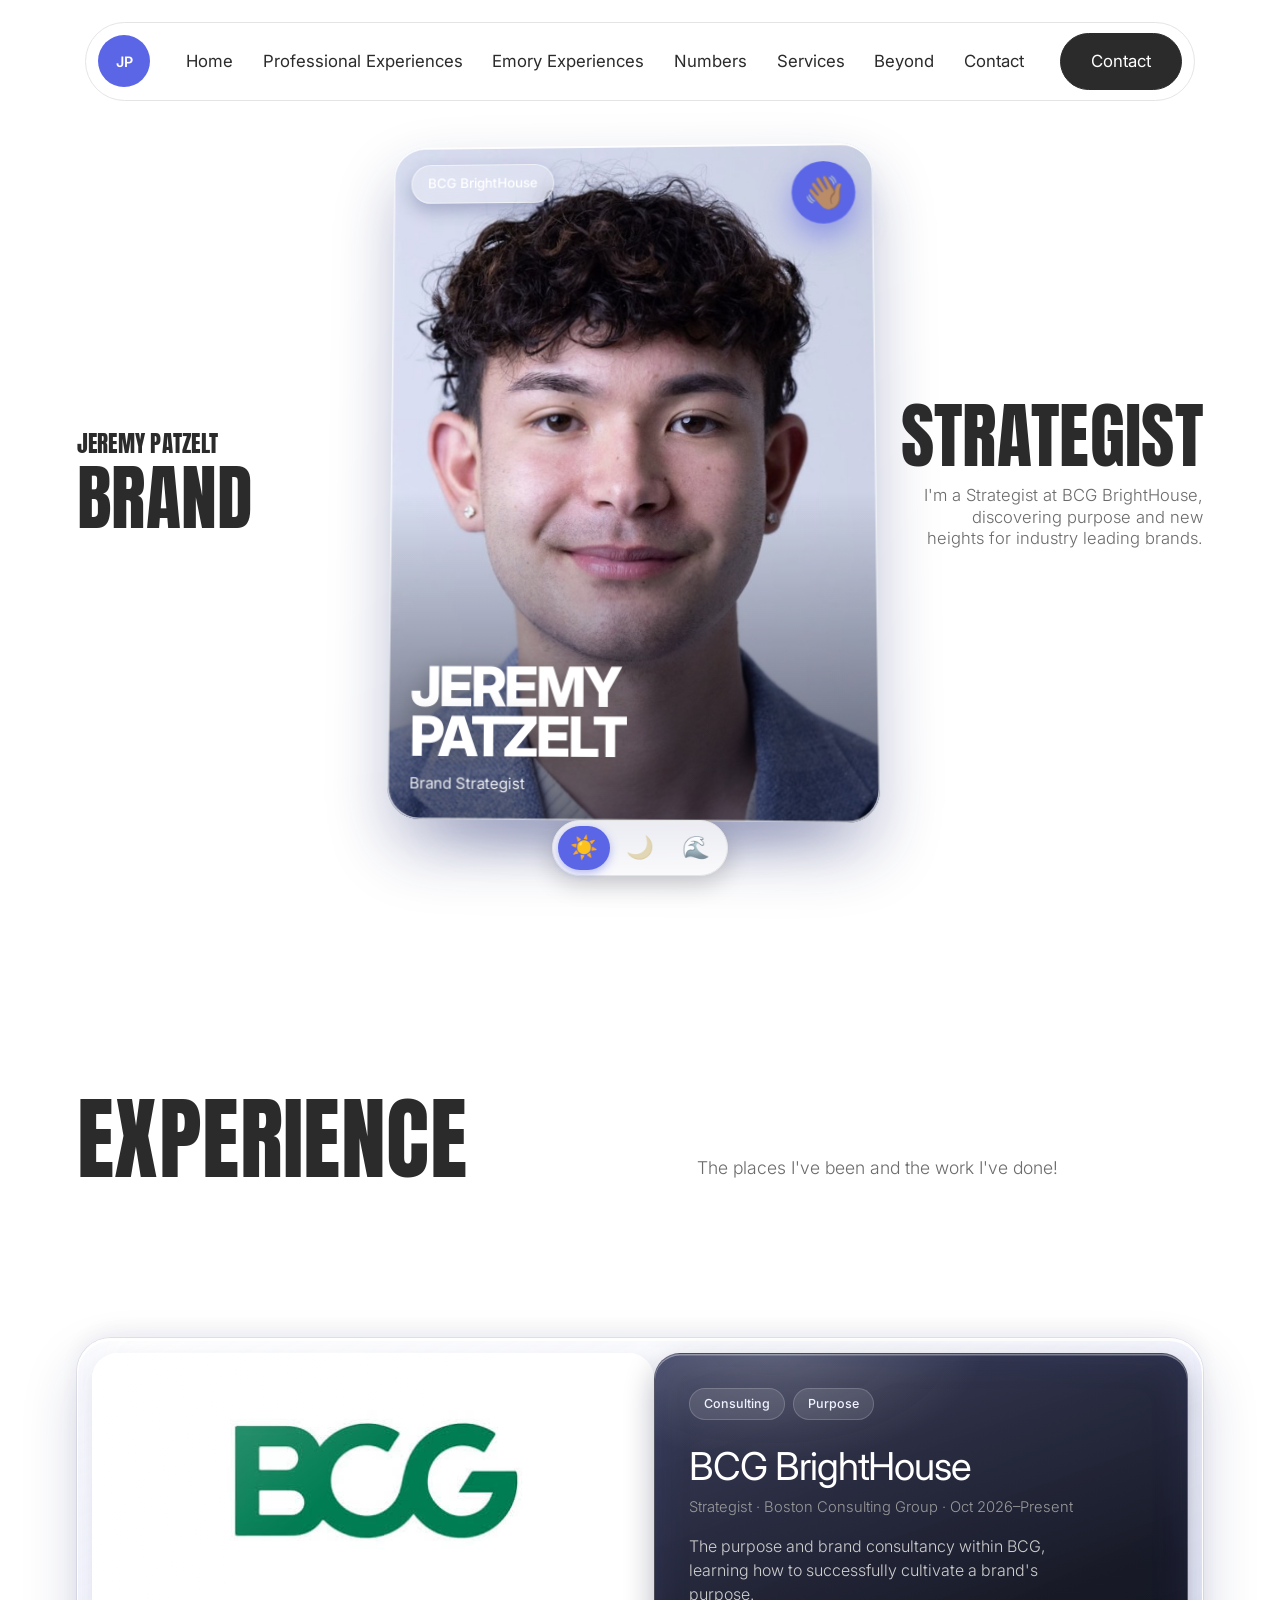
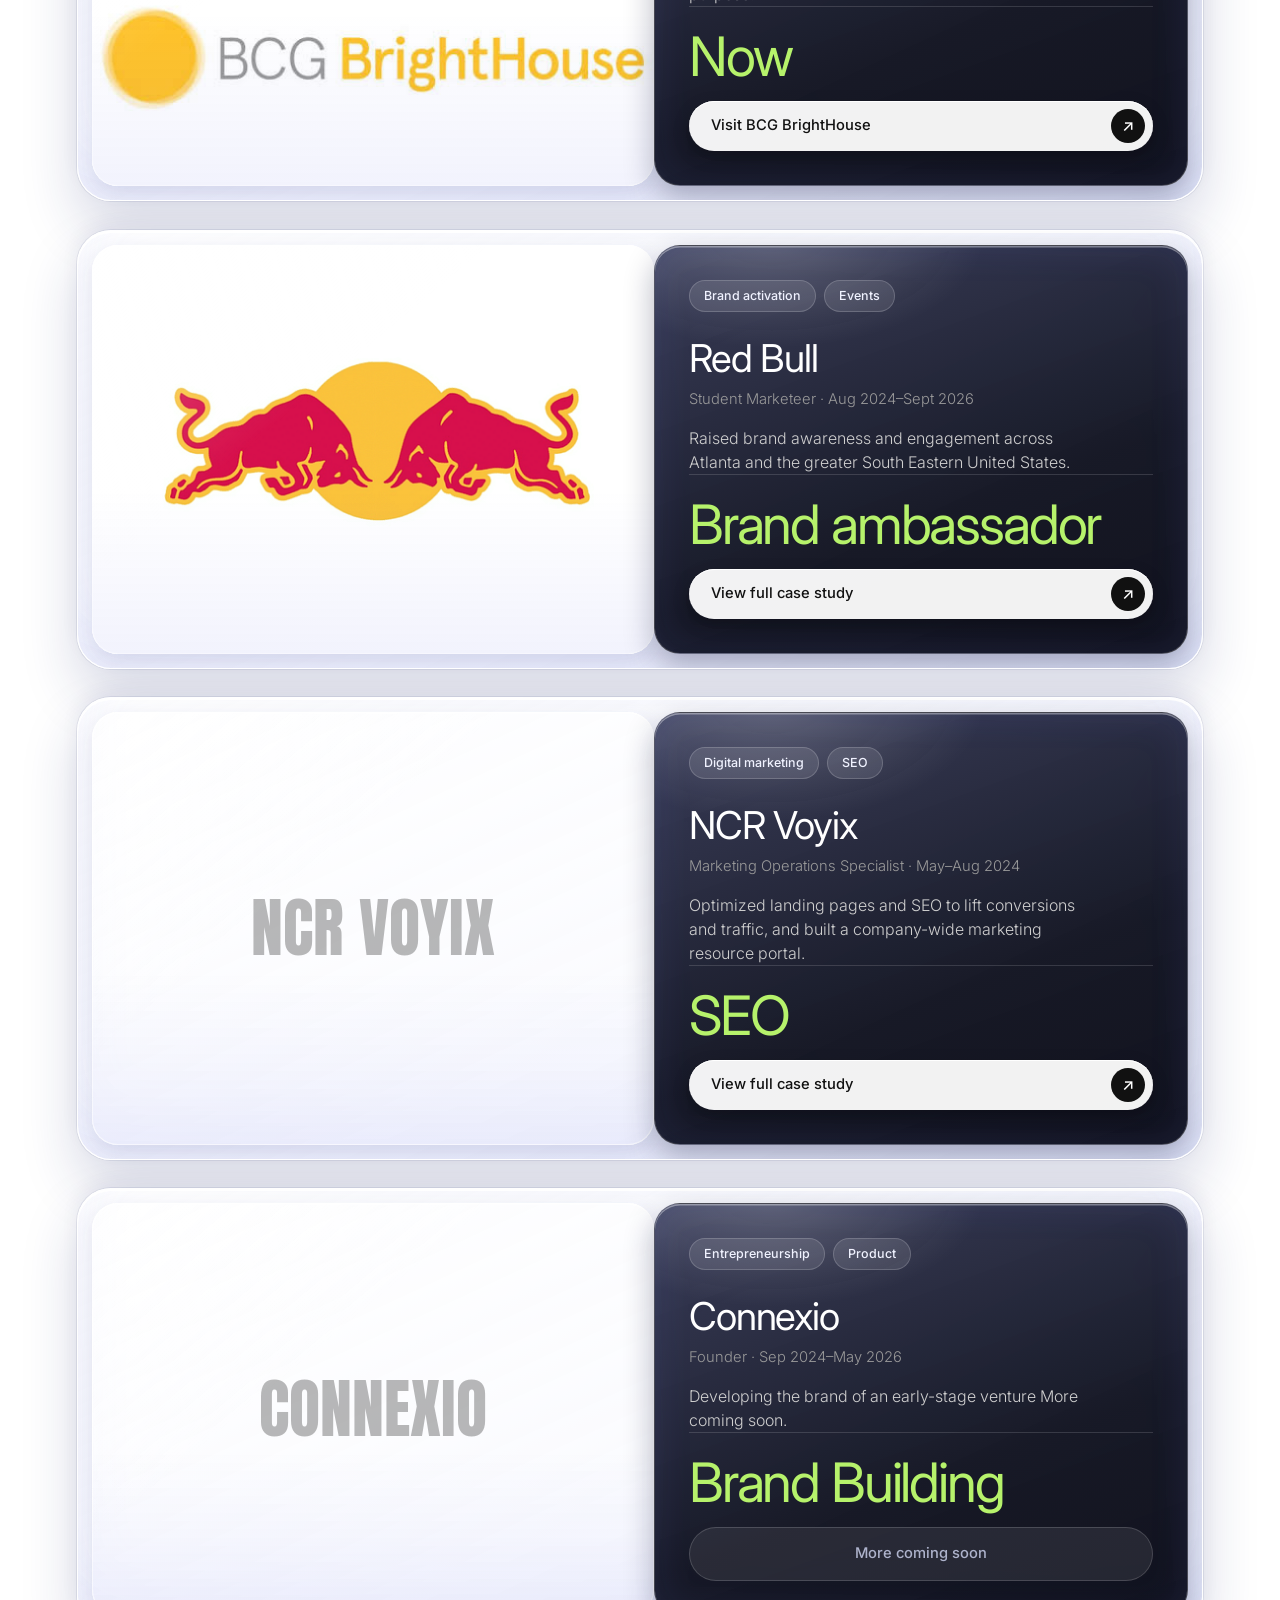
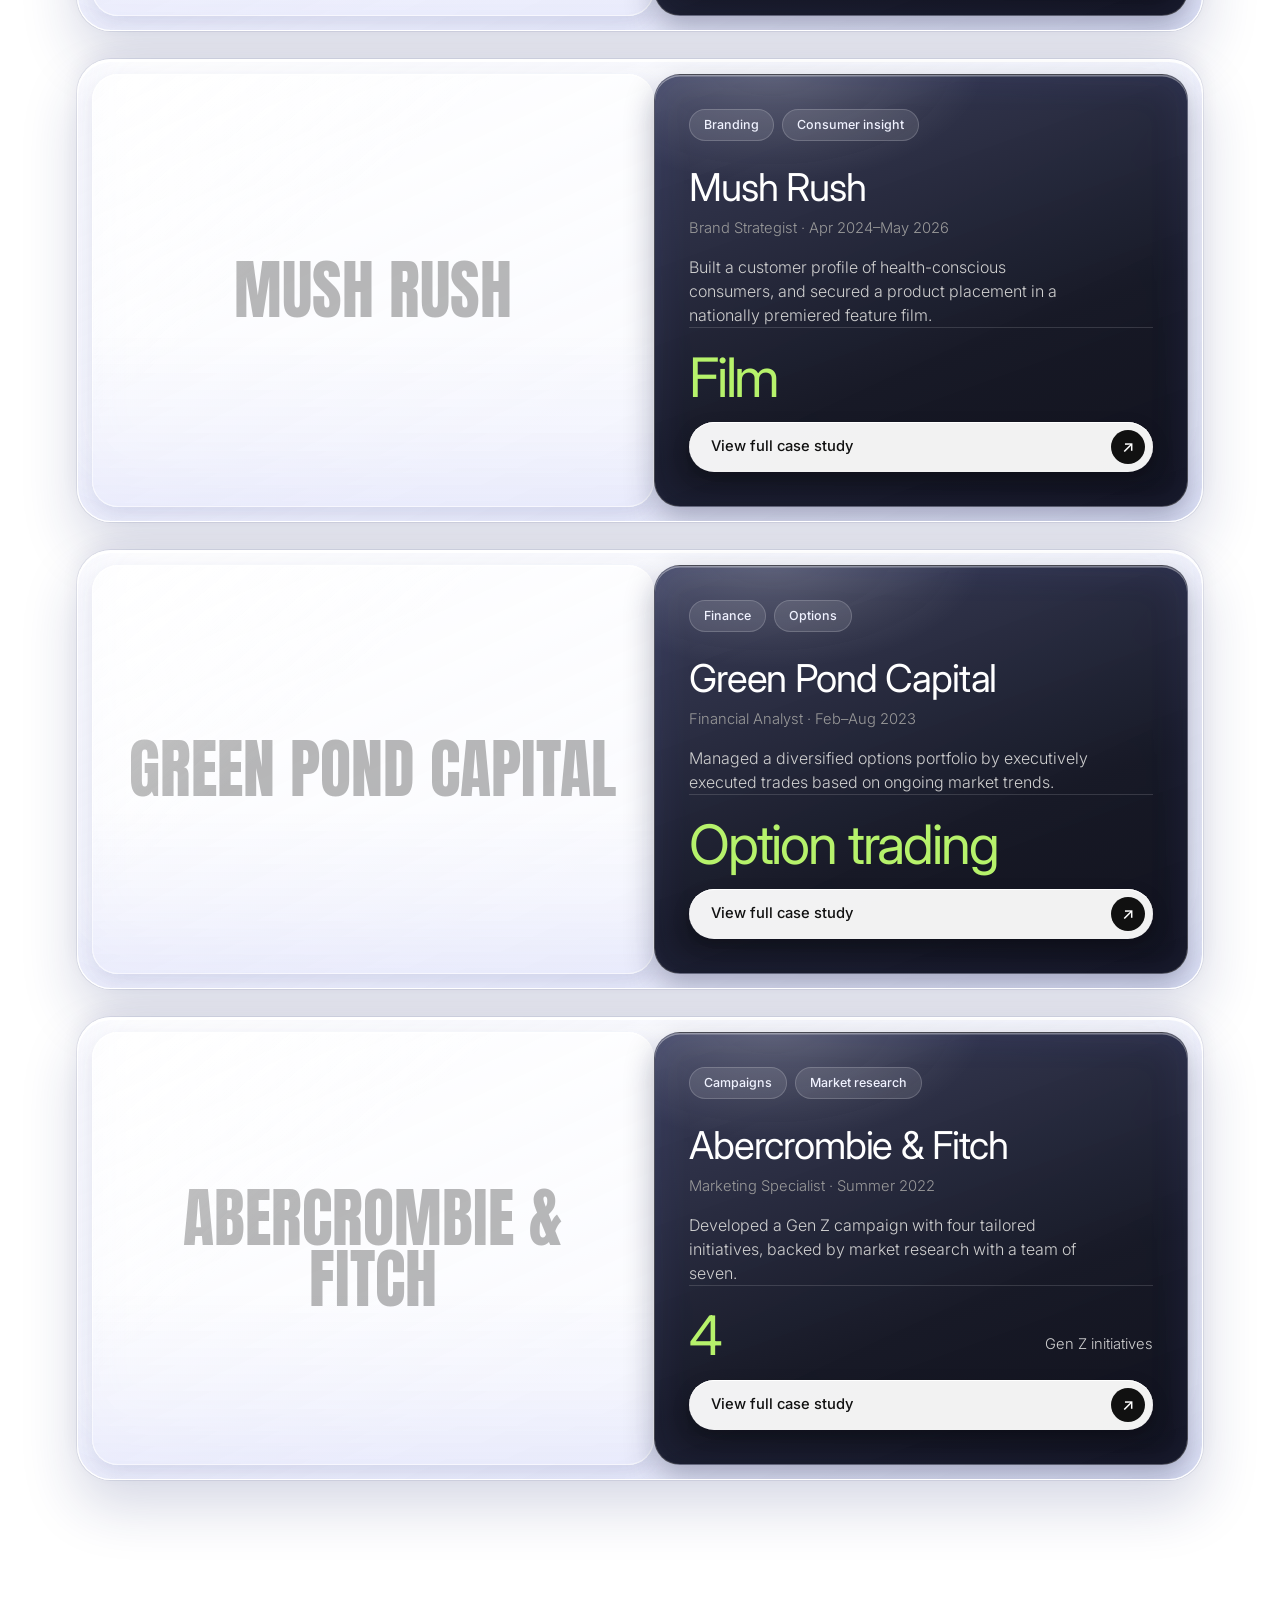
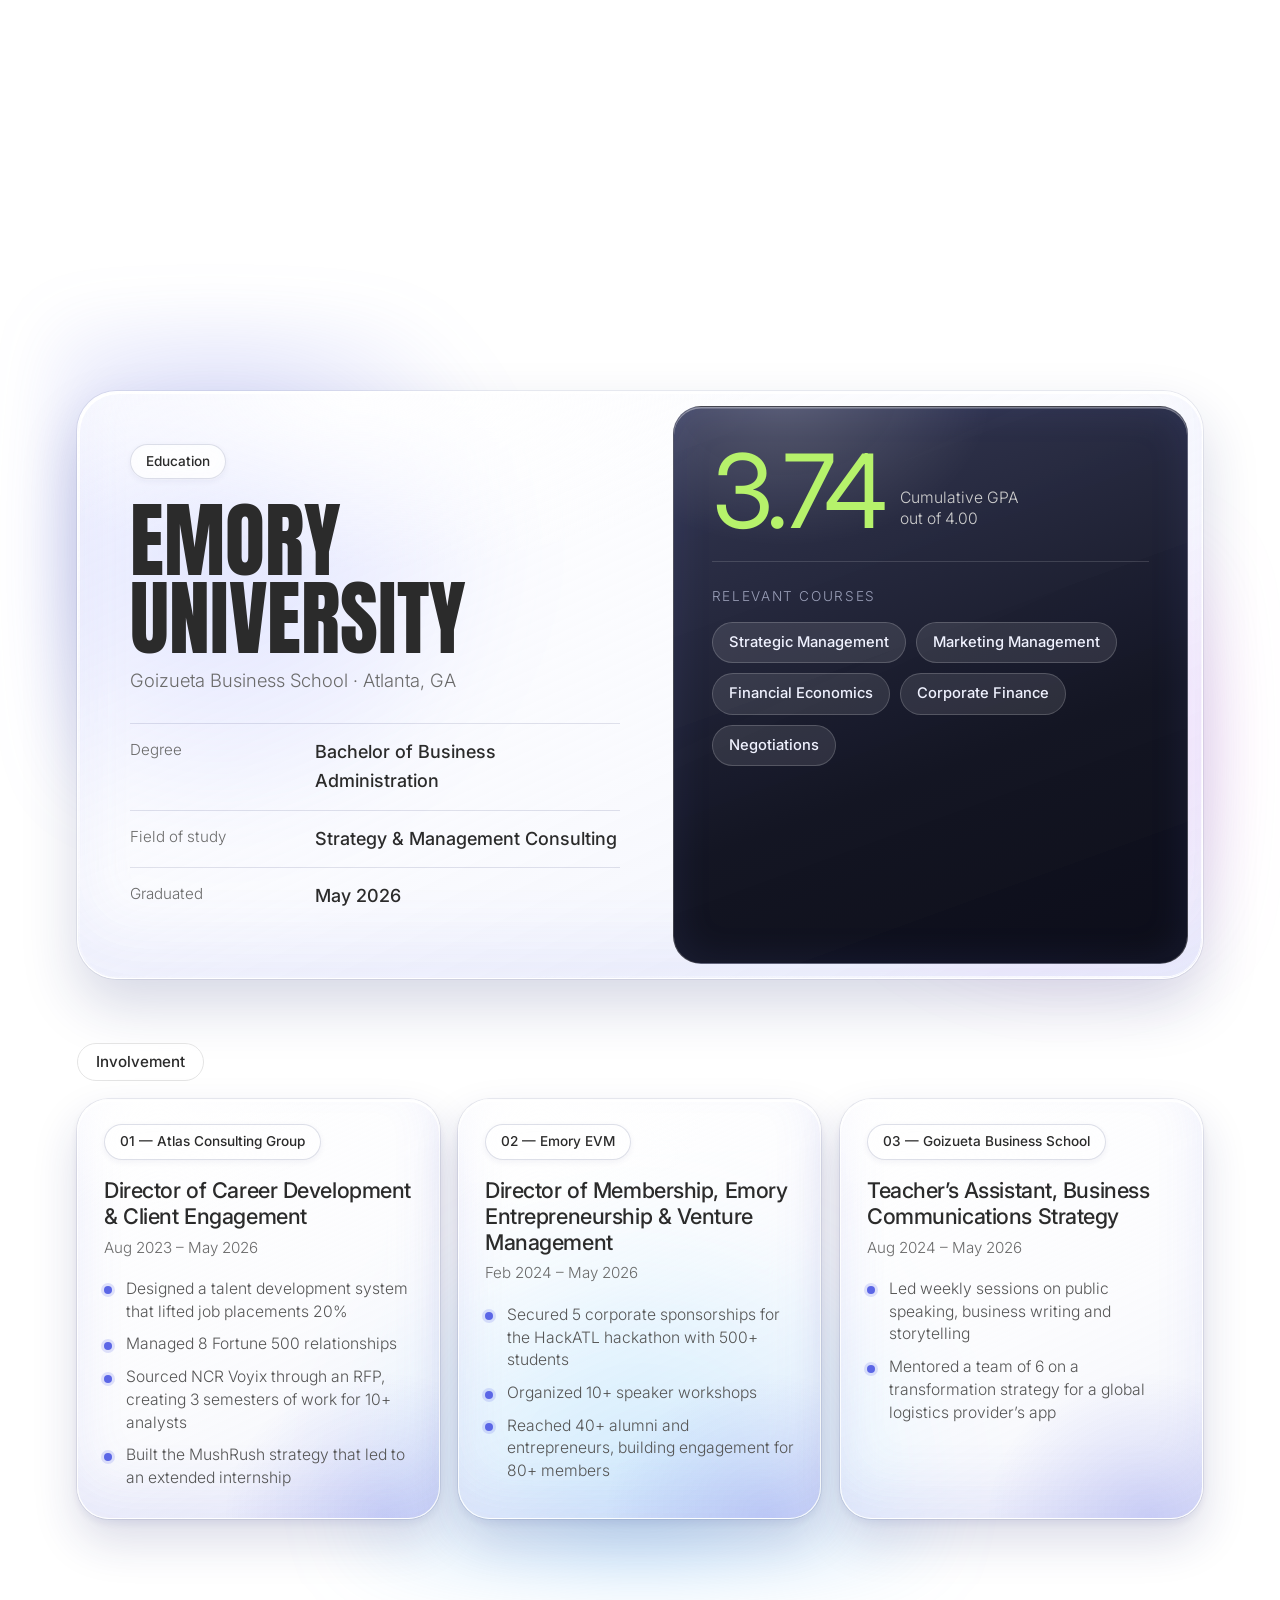
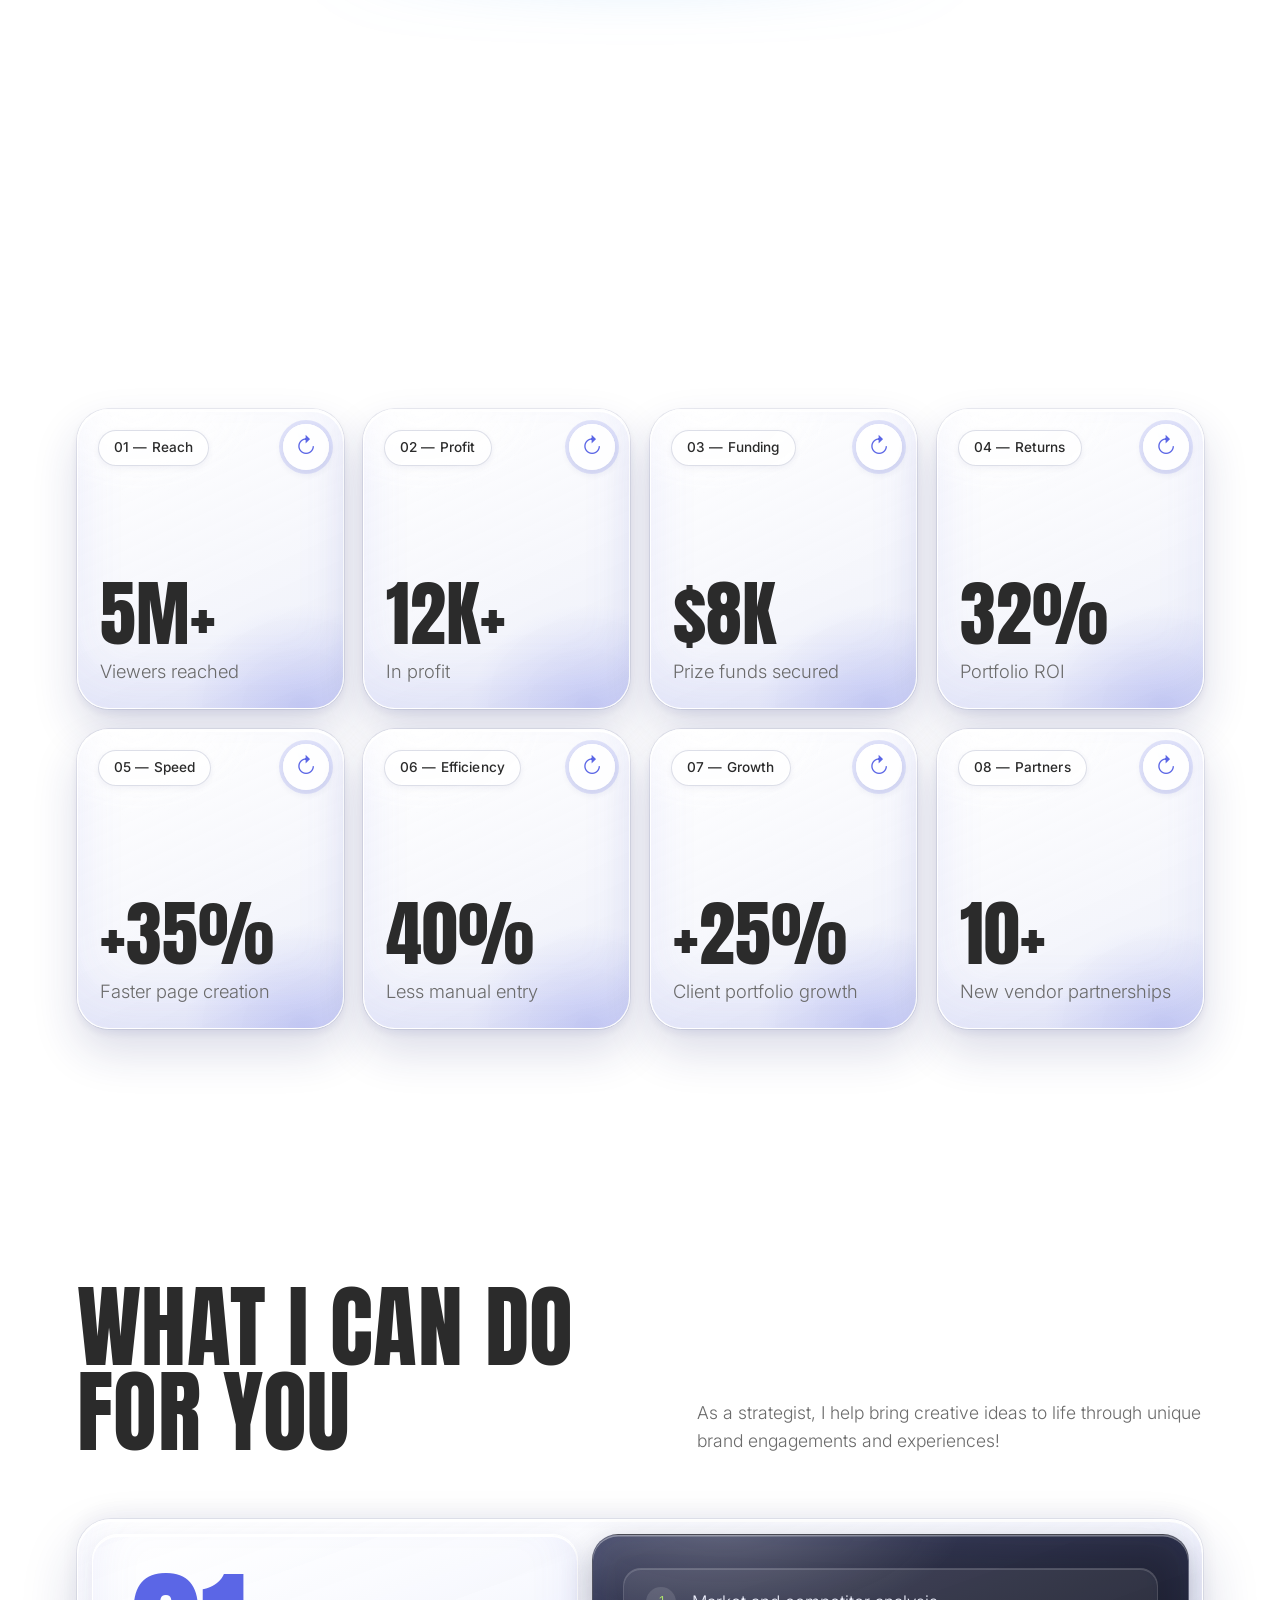
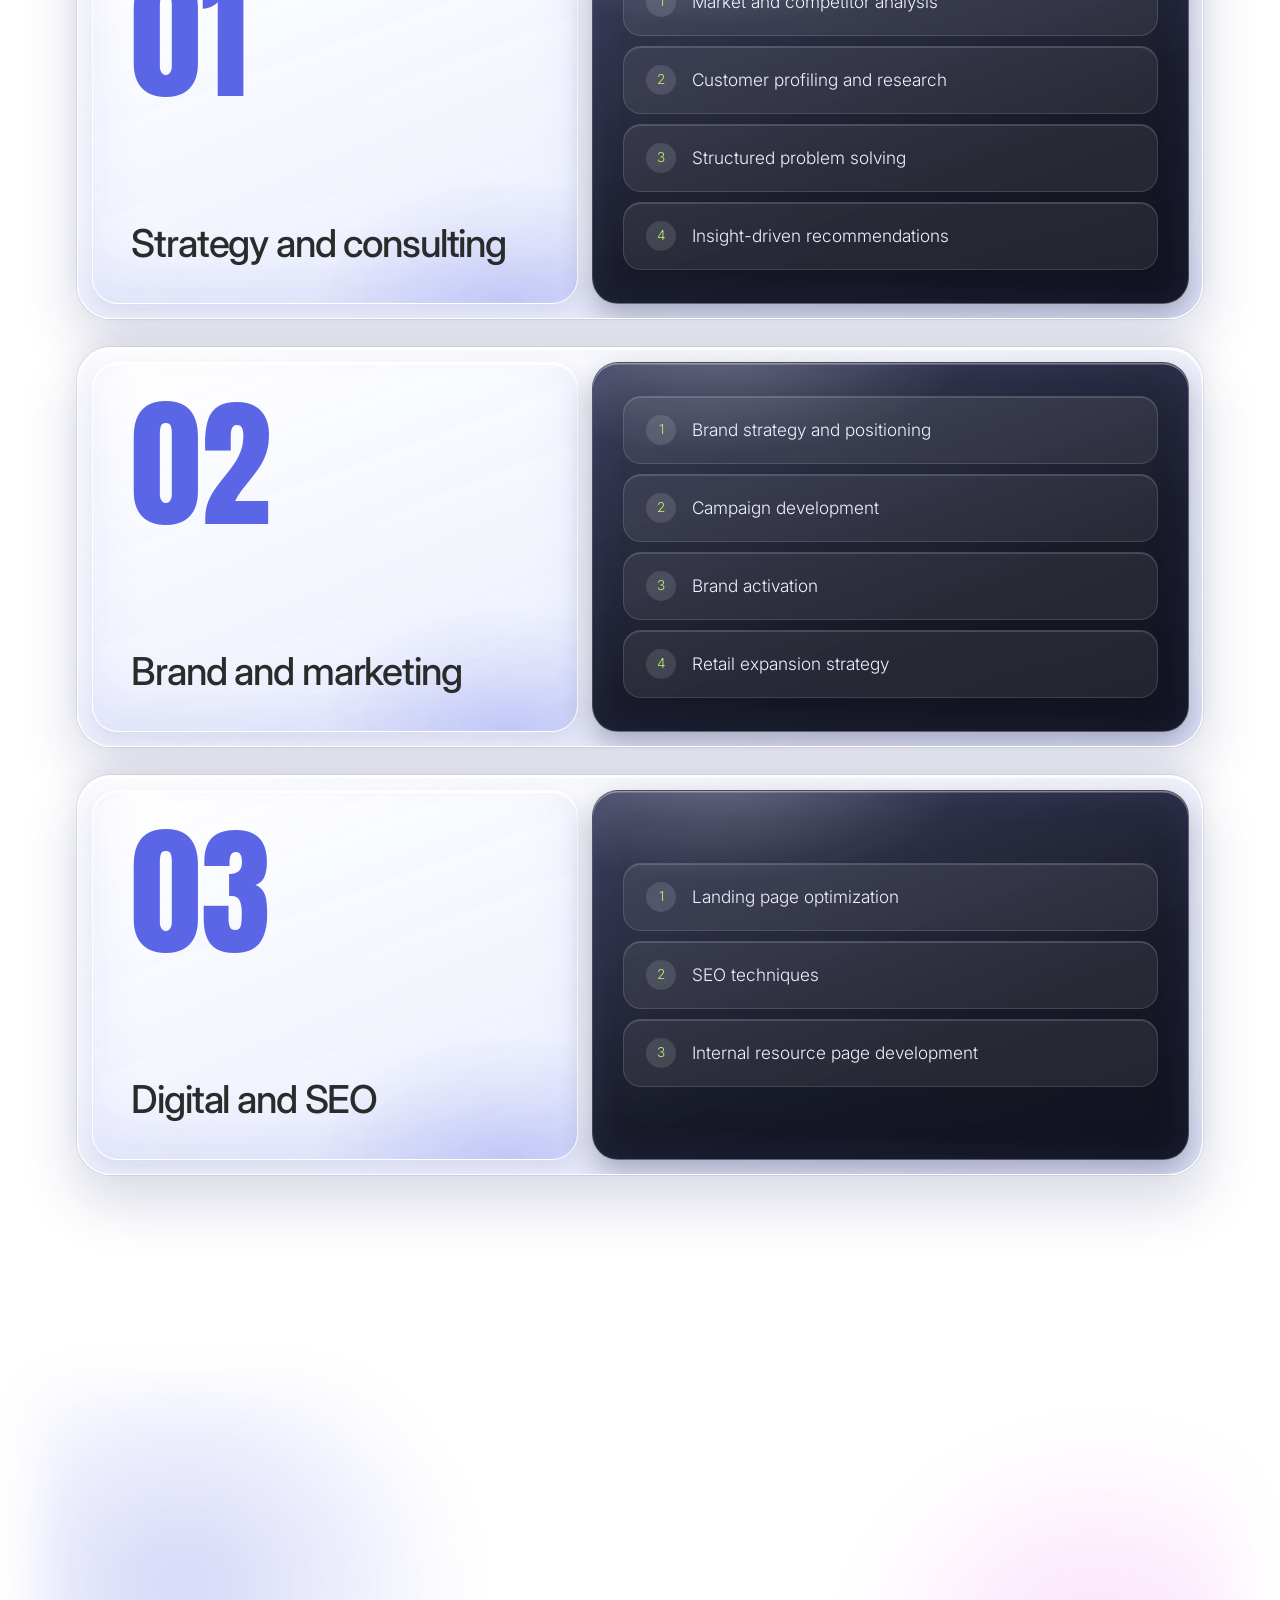
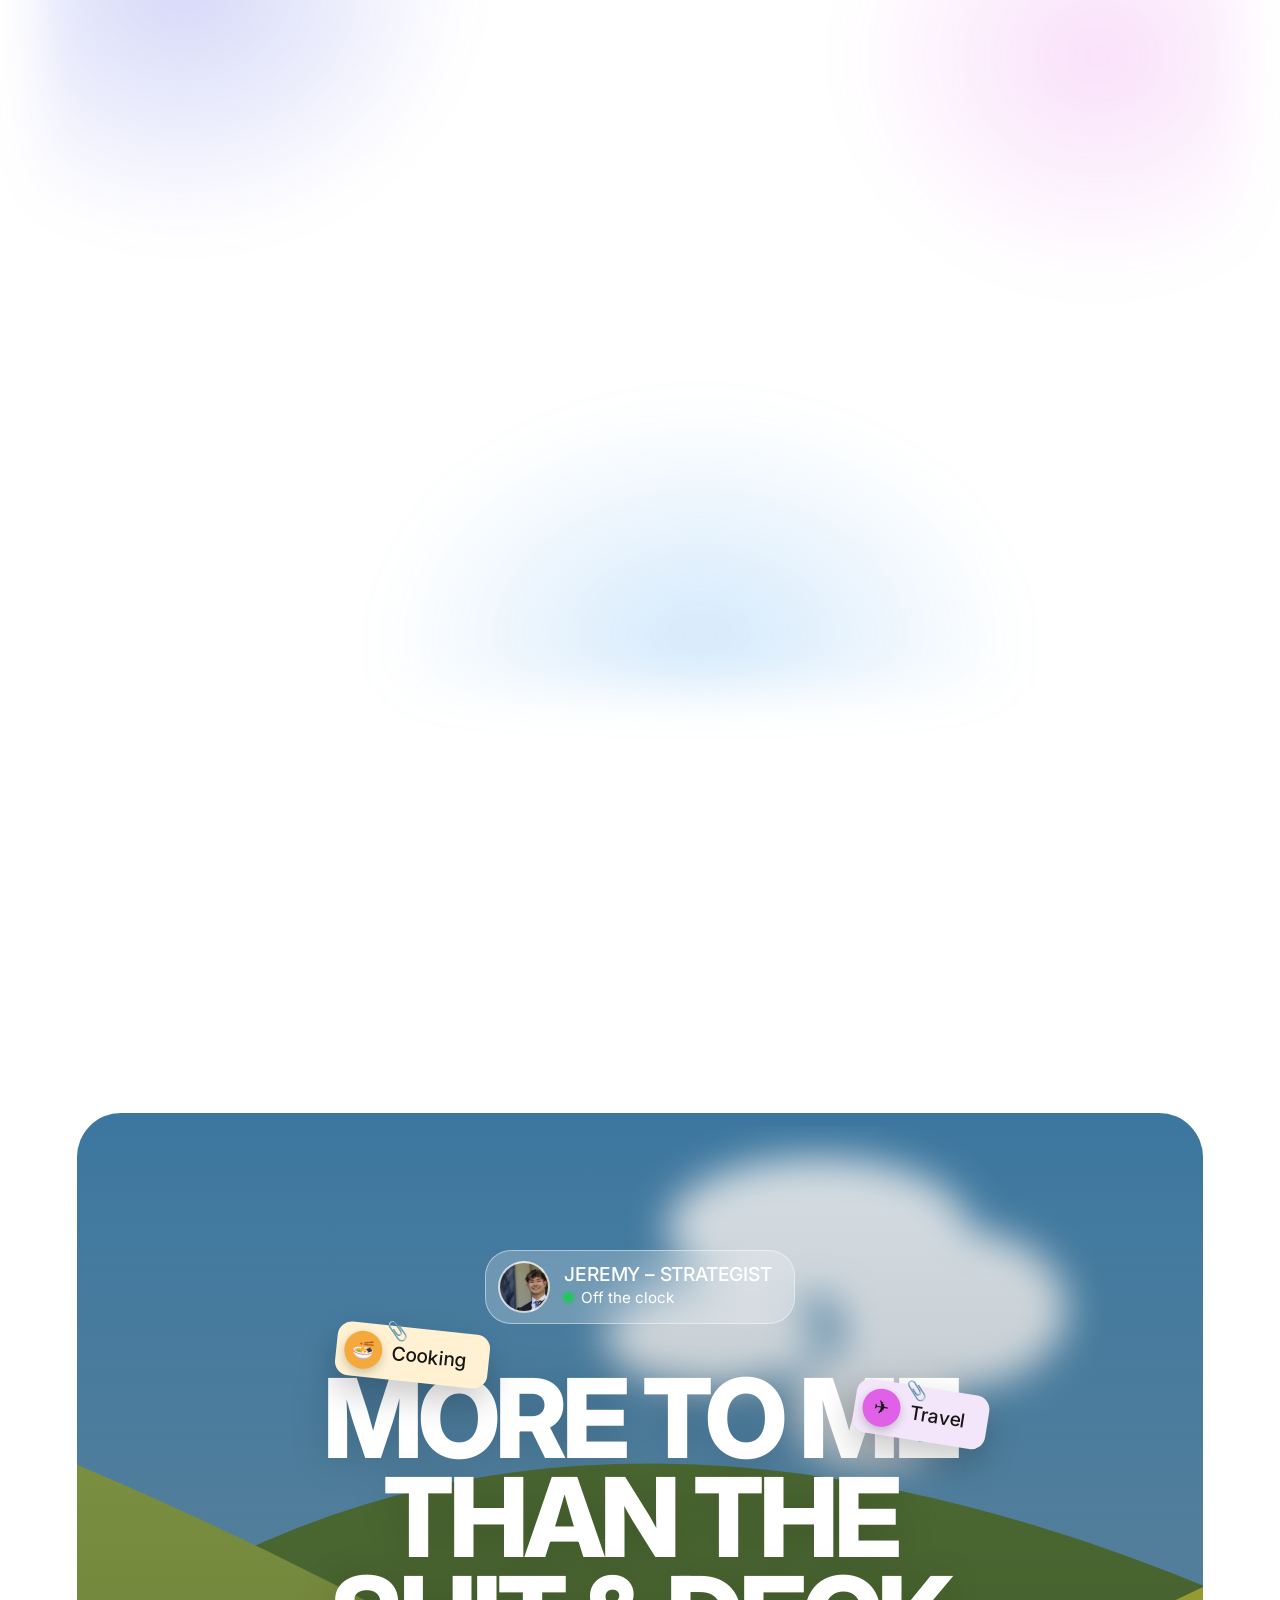
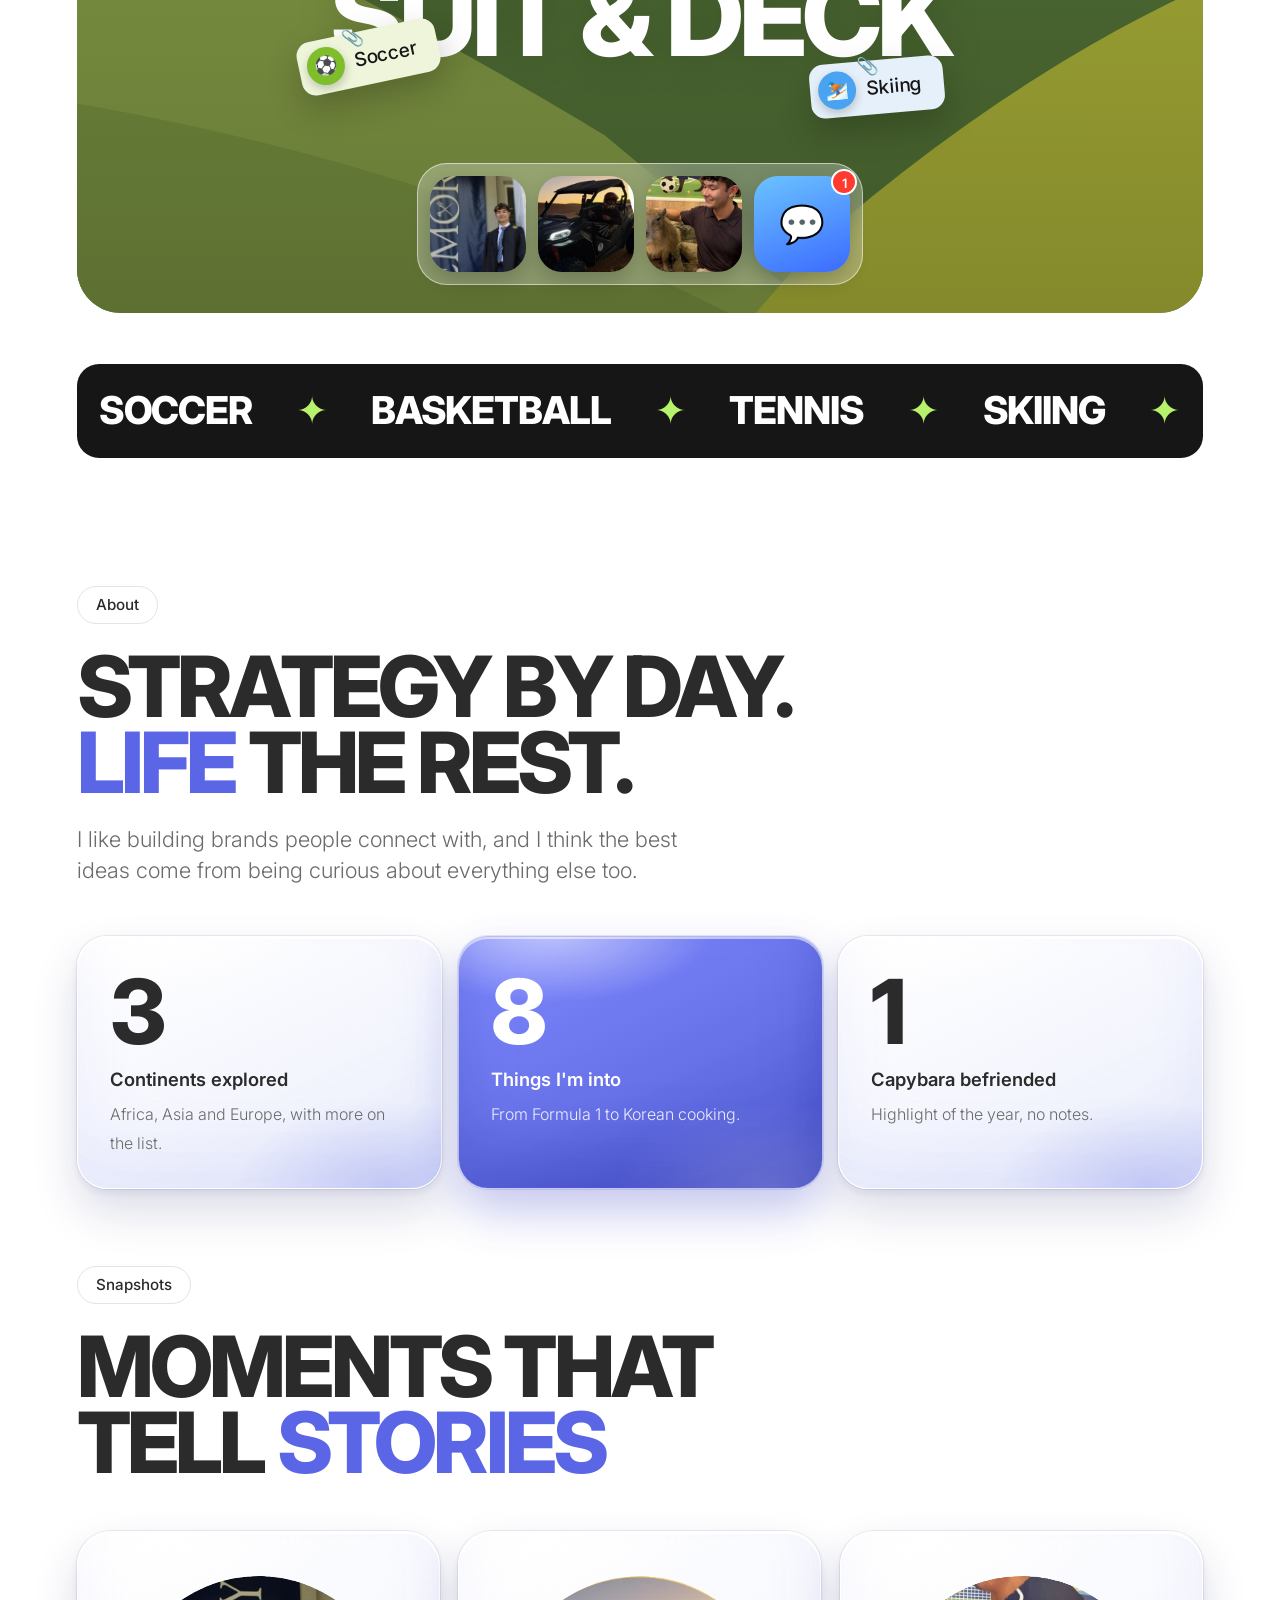
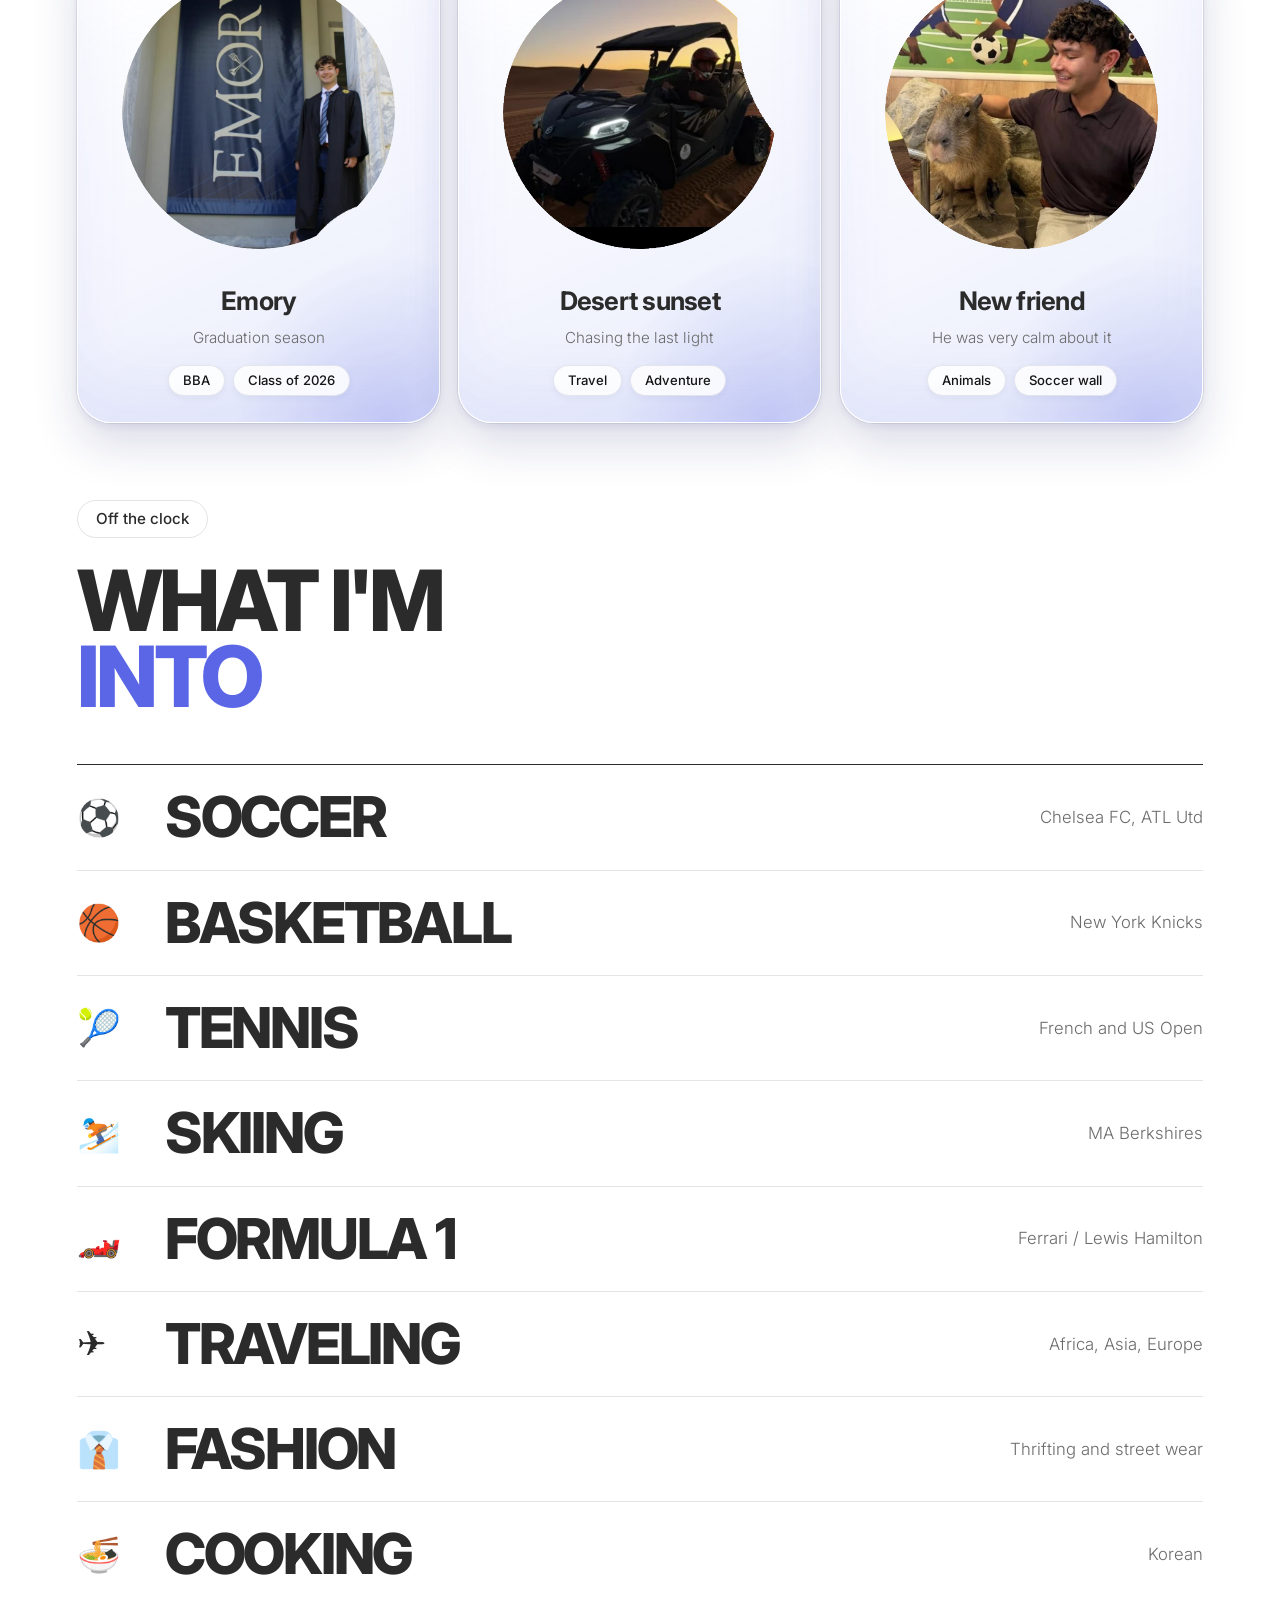
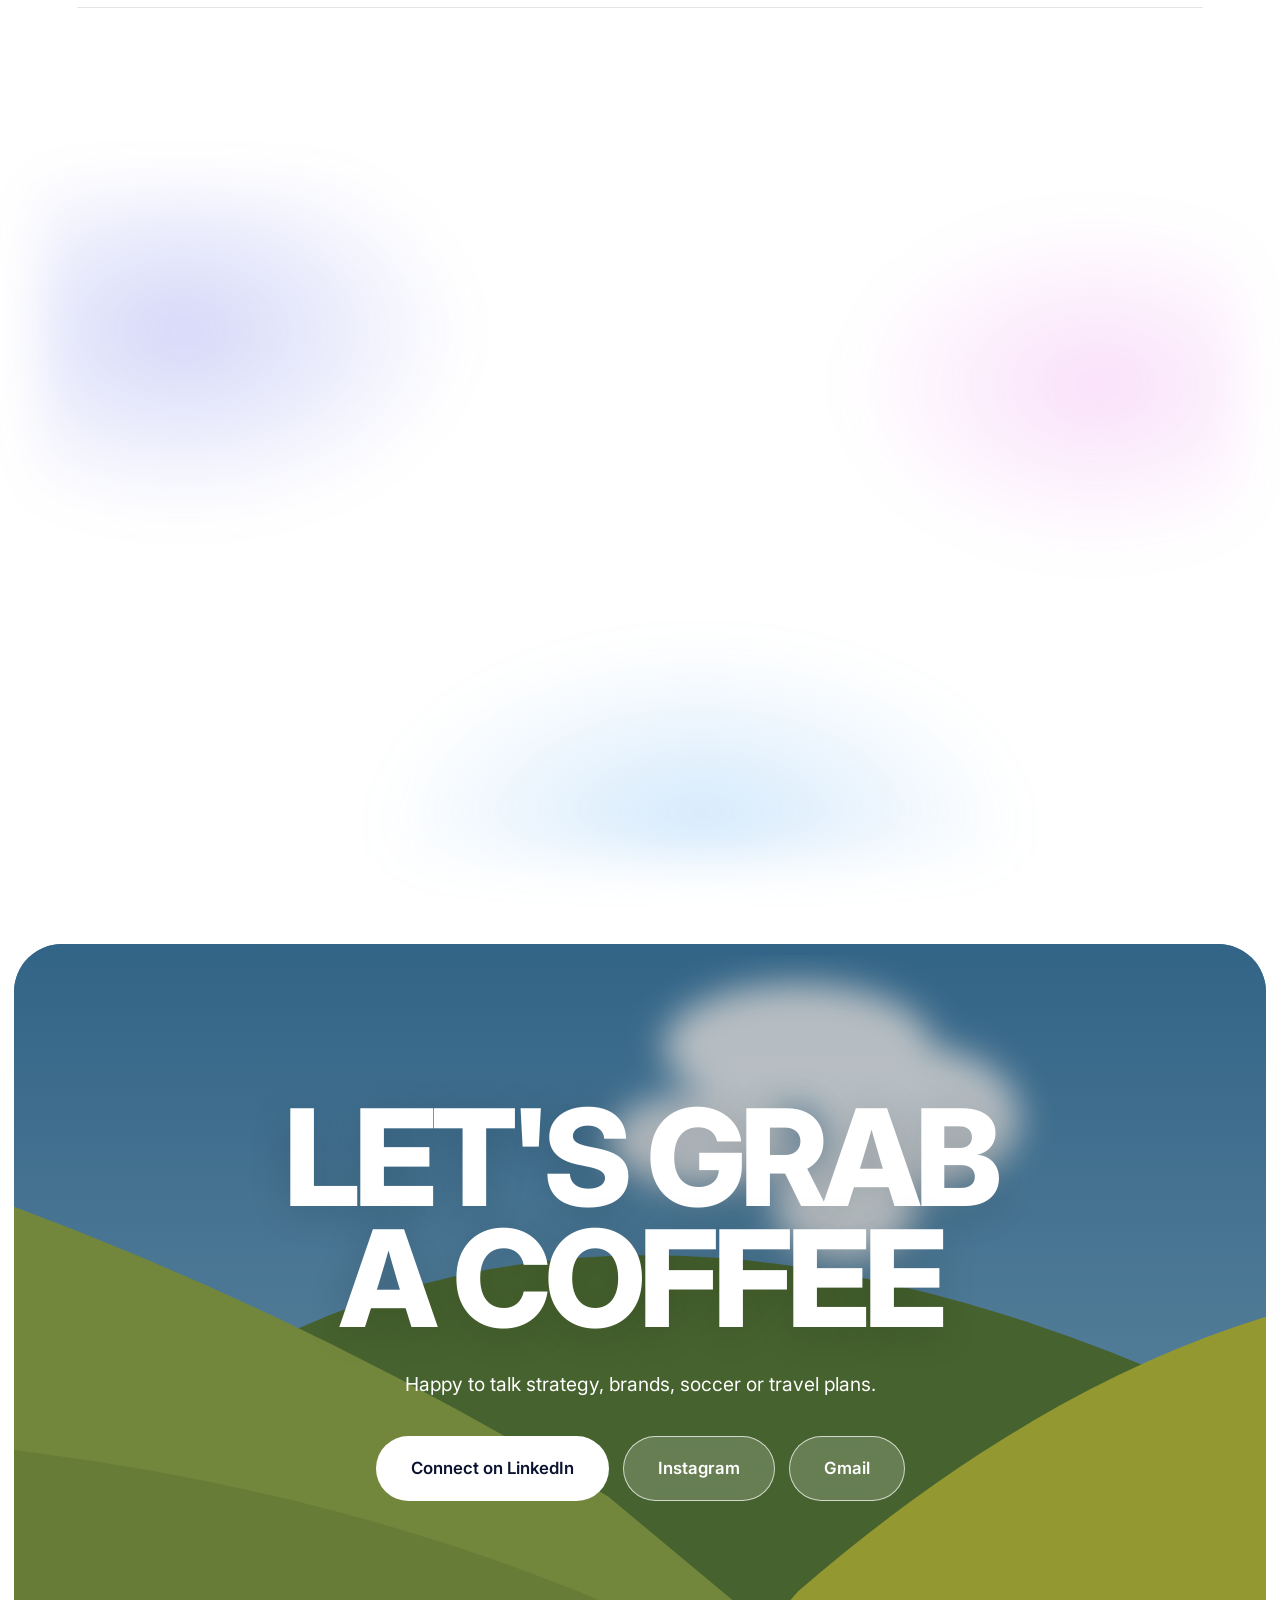
<file: index.html>
<!DOCTYPE html>
<html lang="en" data-theme="light">
<head>
<meta charset="utf-8">
<meta name="viewport" content="width=device-width, initial-scale=1">
<title>Jeremy Patzelt | Brand Strategist </title>
<meta name="description" content="Jeremy Patzelt: Strategist at BCG BrightHouse">
<meta property="og:title" content="Jeremy Patzelt">
<meta property="og:description" content="Brand strategist. Selected work and experience.">
<meta property="og:type" content="website">
<link rel="icon" href="data:image/svg+xml,%3Csvg xmlns='http://www.w3.org/2000/svg' viewBox='0 0 32 32'%3E%3Ccircle cx='16' cy='16' r='16' fill='%235B66E6'/%3E%3Ctext x='16' y='21' font-family='Arial' font-size='13' font-weight='700' fill='%23fff' text-anchor='middle'%3EJP%3C/text%3E%3C/svg%3E">
<link rel="preconnect" href="https://fonts.googleapis.com">
<link rel="preconnect" href="https://fonts.gstatic.com" crossorigin>
<link href="https://fonts.googleapis.com/css2?family=Anton&family=Inter:wght@300;400;500;600,800&display=swap" rel="stylesheet">
<link rel="stylesheet" href="style.css?v=80">
</head>
<body>
<canvas id="lake" aria-hidden="true"></canvas>
<a class="skip" href="#main">Skip to content</a>

<header class="nav-wrap" id="top">
  <div class="nav">
    <a class="avatar" href="#top" aria-label="Jeremy Patzelt, back to top"><span>JP</span><img src="https://framerusercontent.com/images/3vHWPvXsZOzqGPtNmcAxQq204.jpeg?width=240&amp;height=240" alt="" width="52" height="52" onerror="this.remove()"></a>
    <nav aria-label="Primary">
      <ul class="menu" id="menu">
        <a href="#top">Home</a>
        <a href="#experience">Professional Experiences</a>
        <a href="#campus">Emory Experiences</a>
        <a href="#numbers">Numbers</a>
        <a href="#services">Services</a>
        <a href="#beyond">Beyond</a>
        <a href="#contact">Contact</a>
        <li class="m-cta"><a href="#contact">Contact</a></li>
      </ul>
    </nav>
    <a class="cbtn" href="#contact">Contact</a>
    <button class="burger" id="burger" aria-label="Menu" aria-expanded="false" aria-controls="menu"><span></span><span></span></button>
  </div>
</header>

<main id="main">

<!-- HERO -->
<section class="tilt-hero" id="tiltHero">
  <h1 class="sr">Jeremy Patzelt, brand strategist</h1>
  <div class="tilt-side tilt-l"><p class="hname">Jeremy Patzelt</p><p class="word" aria-hidden="true">Brand</p></div>
  <div class="tilt-stage" id="tiltStage">
    <div class="tilt-shadow" id="tiltShadow"></div>
    <div class="tilt-card" id="tiltCard">
      <img class="t-photo" src="headshot.jpg" alt="Portrait of Jeremy Patzelt" draggable="false">
      <div class="t-fade"></div>
      <div class="t-rim"></div>
      <span class="t-chip" style="--z:55px">BCG BrightHouse</span>
      <span class="t-wave" style="--z:95px" aria-hidden="true">&#128075;&#127997;</span>
      <div class="t-name" style="--z:75px"><b>Jeremy<br>Patzelt</b><small style="--z:30px">Brand Strategist</small></div>
      <div class="t-glare" id="tiltGlare"></div>
    </div>
  </div>
  <div class="tilt-side tilt-r"><p class="word" aria-hidden="true">Strategist</p><p class="tag">I'm a Strategist at BCG BrightHouse, discovering purpose and new heights for industry leading brands.</p></div>
</section>
<!-- PROFFESIONAL EXPERIENCES -->
<section class="sec" id="Professional Experiences">
  <div class="head">
    <h2>Experience</h2>
    <p> The places I've been and the work I've done!&nbsp;</p>
    <p>&nbsp;</p>
  </div>
  <div class="xstack">
    <article class="xcard" style="--i:0;--tint:#DDE3FF">
      <div class="xmedia"><span class="xfb">BCG BrightHouse</span><img src="BCG+BH.jpeg" alt="BCG BrightHouse logo" loading="lazy" onerror="this.remove()"></div>
      <div class="xpanel">
        <div class="xtags"><span>Consulting</span><span>Purpose</span></div>
        <h3>BCG BrightHouse</h3>
        <p class="xrole">Strategist · Boston Consulting Group · Oct 2026–Present</p>
        <p class="xdesc">The purpose and brand consultancy within BCG, learning how to successfully cultivate a brand's purpose.</p>
        <div class="xmetric"><strong>Now</strong><span></span></div>
        <a class="xbtn" href="https://bcgbrighthouse.com/" target="_blank" rel="noopener">Visit BCG BrightHouse <i aria-hidden="true">&nearr;</i></a>
      </div>
    </article>
    <article class="xcard" style="--i:1;--tint:#FFE3D6">
      <div class="xmedia"><span class="xfb">Red Bull</span><img src="redbull logo.png" alt="Red Bull logo" loading="lazy" onerror="this.remove()"></div>
      <div class="xpanel">
        <div class="xtags"><span>Brand activation</span><span>Events</span></div>
        <h3>Red Bull</h3>
        <p class="xrole">Student Marketeer · Aug 2024–Sept 2026</p>
        <p class="xdesc">Raised brand awareness and engagement across Atlanta and the greater South Eastern United States.</p>
        <div class="xmetric"><strong>Brand ambassador</strong><span></span></div>
        <a class="xbtn" href="https://jeremypatzelt.com/red-bull" target="_blank" rel="noopener">View full case study <i aria-hidden="true">&nearr;</i></a>
      </div>
    </article><article class="xcard" style="--i:2;--tint:#F2E3FF">
    <div class="xmedia"><span class="xfb">NCR Voyix</span><img src="https://framerusercontent.com/images/egqdO4OGkYpKJIZttbjPD9zMmw.jpeg?width=800&amp;height=418" alt="NCR Voyix logo" loading="lazy" onerror="this.remove()"></div>
      <div class="xpanel">
        <div class="xtags"><span>Digital marketing</span><span>SEO</span></div>
        <h3>NCR Voyix</h3>
        <p class="xrole">Marketing Operations Specialist · May–Aug 2024</p>
        <p class="xdesc">Optimized landing pages and SEO to lift conversions and traffic, and built a company-wide marketing resource portal.</p>
        <div class="xmetric"><strong>SEO</strong><span></span></div>
        <a class="xbtn" href="https://jeremypatzelt.com/ncr" target="_blank" rel="noopener">View full case study <i aria-hidden="true">&nearr;</i></a>
      </div>
    </article>
    <article class="xcard" style="--i:3;--tint:#E9E4D8"><div class="xmedia"><span class="xfb">Connexio</span><img src="https://framerusercontent.com/images/UQ44zlKKj9xjizOPkvC2XDlOB6o.jpeg?width=380&amp;height=324" alt="Connexio logo" loading="lazy" onerror="this.remove()"></div>
      <div class="xpanel">
        <div class="xtags"><span>Entrepreneurship</span><span>Product</span></div>
        <h3>Connexio</h3>
        <p class="xrole">Founder · Sep 2024–May 2026</p>
        <p class="xdesc">Developing the brand of an early-stage venture More coming soon.</p>
        <div class="xmetric"><strong>Brand Building</strong><span></span></div>
        <span class="xbtn off">More coming soon</span>
      </div>
    </article>
    <article class="xcard" style="--i:4;--tint:#D8F0E6">
      <div class="xmedia"><span class="xfb">Mush Rush</span><img src="https://framerusercontent.com/images/lsFiSz8VsL7CepNYZcIf4g1E4.jpeg?width=828&amp;height=768" alt="Mush Rush logo" loading="lazy" onerror="this.remove()"></div>
      <div class="xpanel">
        <div class="xtags"><span>Branding</span><span>Consumer insight</span></div>
        <h3>Mush Rush</h3>
        <p class="xrole">Brand Strategist · Apr 2024–May 2026</p>
        <p class="xdesc">Built a customer profile of health-conscious consumers, and secured a product placement in a nationally premiered feature film.</p>
        <div class="xmetric"><strong>Film</strong><span></span></div>
        <a class="xbtn" href="https://jeremypatzelt.com/mush-rush" target="_blank" rel="noopener">View full case study <i aria-hidden="true">&nearr;</i></a>
      </div>
    </article>
    <article class="xcard" style="--i:5;--tint:#E6EEF9">
      <div class="xmedia"><span class="xfb">Green Pond Capital</span><img src="https://framerusercontent.com/images/B8mFS0Vs3FEMr19BcV6W0pgY.jpeg?width=479&amp;height=478" alt="Green Pond Capital logo" loading="lazy" onerror="this.remove()"></div>
      <div class="xpanel">
        <div class="xtags"><span>Finance</span><span>Options</span></div>
        <h3>Green Pond Capital</h3>
        <p class="xrole">Financial Analyst · Feb–Aug 2023</p>
        <p class="xdesc">Managed a diversified options portfolio by executively executed trades based on ongoing market trends.</p>
        <div class="xmetric"><strong>Option trading</strong><span></span></div>
        <a class="xbtn" href="https://jeremypatzelt.com/gpcm" target="_blank" rel="noopener">View full case study <i aria-hidden="true">&nearr;</i></a>
      </div>
    </article>
    <article class="xcard" style="--i:6;--tint:#FFF1C9">
      <div class="xmedia"><span class="xfb">Abercrombie &amp; Fitch</span><img src="https://framerusercontent.com/images/rwY3v3maDstf0ukNf86atiqblW4.png?width=300&amp;height=300" alt="Abercrombie &amp; Fitch logo" loading="lazy" onerror="this.remove()"></div>
      <div class="xpanel">
        <div class="xtags"><span>Campaigns</span><span>Market research</span></div>
        <h3>Abercrombie &amp; Fitch</h3>
        <p class="xrole">Marketing Specialist · Summer 2022</p>
        <p class="xdesc">Developed a Gen Z campaign with four tailored initiatives, backed by market research with a team of seven.</p>
        <div class="xmetric"><strong>4</strong><span>Gen Z initiatives</span></div>
        <a class="xbtn" href="https://jeremypatzelt.com/abercrombie" target="_blank" rel="noopener">View full case study <i aria-hidden="true">&nearr;</i></a>
      </div>
    </article>
  </div>
</section>
<!-- STUDENT LIFE -->
<section class="sec" id="campus">
  <div class="head">
    <h2>Emory Experiences</h2>
    <p>A Glimps into my time at Emory.</p>
  </div>

  <article class="st-hero">
    <div class="st-main">
      <em class="st-pill">Education</em>
      <h3 class="st-school">Emory University</h3>
      <p class="st-sub">Goizueta Business School &middot; Atlanta, GA</p>
      <dl class="st-facts">
        <div><dt>Degree</dt><dd>Bachelor of Business Administration</dd></div>
        <div><dt>Field of study</dt><dd>Strategy &amp; Management Consulting</dd></div>
        <div><dt>Graduated</dt><dd>May 2026</dd></div>
      </dl>
    </div>
    <div class="st-side">
      <div class="st-gpa"><strong>3.74</strong><span>Cumulative GPA<br>out of 4.00</span></div>
      <p class="st-cl">Relevant courses</p>
      <div class="st-chips"><span>Strategic Management</span><span>Marketing Management</span><span>Financial Economics</span><span>Corporate Finance</span><span>Negotiations</span></div>
    </div>
  </article>

  <p class="st-involve">Involvement</p>
  <div class="st-grid">
    <article class="st-card">
      <em class="st-pill">01 &mdash; Atlas Consulting Group</em>
      <h3>Director of Career Development &amp; Client Engagement</h3>
      <p class="st-date">Aug 2023 &ndash; May 2026</p>
      <ul>
        <li>Designed a talent development system that lifted job placements 20%</li>
        <li>Managed 8 Fortune 500 relationships</li>
        <li>Sourced NCR Voyix through an RFP, creating 3 semesters of work for 10+ analysts</li>
        <li>Built the MushRush strategy that led to an extended internship</li>
      </ul>
    </article>
    <article class="st-card">
      <em class="st-pill">02 &mdash; Emory EVM</em>
      <h3>Director of Membership, Emory Entrepreneurship &amp; Venture Management</h3>
      <p class="st-date">Feb 2024 &ndash; May 2026</p>
      <ul>
        <li>Secured 5 corporate sponsorships for the HackATL hackathon with 500+ students</li>
        <li>Organized 10+ speaker workshops</li>
        <li>Reached 40+ alumni and entrepreneurs, building engagement for 80+ members</li>
      </ul>
    </article>
    <article class="st-card">
      <em class="st-pill">03 &mdash; Goizueta Business School</em>
      <h3>Teacher&rsquo;s Assistant, Business Communications Strategy</h3>
      <p class="st-date">Aug 2024 &ndash; May 2026</p>
      <ul>
        <li>Led weekly sessions on public speaking, business writing and storytelling</li>
        <li>Mentored a team of 6 on a transformation strategy for a global logistics provider&rsquo;s app</li>
      </ul>
    </article>
  </div>
</section>
<!-- NUMBERS -->
<section class="sec" id="numbers">
  <div class="head">
    <h2>By the numbers</h2>
    <p>Hover or tap a card to see the story behind each result.</p>
  </div>
    <div class="gstage">
    <div class="flips">
      <button type="button" class="flip" aria-label="Viewers reached: 5M+. Product placement in a nationwide film · MushRush">
        <span class="flip-in">
          <span class="ff"><em class="gpill">01 &mdash; Reach</em><span class="gic" aria-hidden="true">&#8635;</span><strong data-to="5" data-suf="M+">5M+</strong><span class="gl">Viewers reached</span></span>
          <span class="fb"><em class="gpill">01 &mdash; Reach</em><span class="gic" aria-hidden="true">&#8635;</span><b>Viewers reached</b><span class="gd">Product placement in a nationwide film · MushRush</span></span>
        </span>
      </button>
      <button type="button" class="flip" aria-label="In profit: 12K+. Market entry through targeted campaigns · MushRush">
        <span class="flip-in">
          <span class="ff"><em class="gpill">02 &mdash; Profit</em><span class="gic" aria-hidden="true">&#8635;</span><strong data-to="12" data-suf="K+">12K+</strong><span class="gl">In profit</span></span>
          <span class="fb"><em class="gpill">02 &mdash; Profit</em><span class="gic" aria-hidden="true">&#8635;</span><b>In profit</b><span class="gd">Market entry through targeted campaigns · MushRush</span></span>
        </span>
      </button>
      <button type="button" class="flip" aria-label="Prize funds secured: $8K. 5 corporate sponsorships for HackATL, 500+ students · Emory EVM">
        <span class="flip-in">
          <span class="ff"><em class="gpill">03 &mdash; Funding</em><span class="gic" aria-hidden="true">&#8635;</span><strong data-to="8" data-suf="K" data-pre="$">$8K</strong><span class="gl">Prize funds secured</span></span>
          <span class="fb"><em class="gpill">03 &mdash; Funding</em><span class="gic" aria-hidden="true">&#8635;</span><b>Prize funds secured</b><span class="gd">5 corporate sponsorships for HackATL, 500+ students · Emory EVM</span></span>
        </span>
      </button>
      <button type="button" class="flip" aria-label="Portfolio ROI: 32%. Diversified options portfolio · Green Pond Capital">
        <span class="flip-in">
          <span class="ff"><em class="gpill">04 &mdash; Returns</em><span class="gic" aria-hidden="true">&#8635;</span><strong data-to="32" data-suf="%">32%</strong><span class="gl">Portfolio ROI</span></span>
          <span class="fb"><em class="gpill">04 &mdash; Returns</em><span class="gic" aria-hidden="true">&#8635;</span><b>Portfolio ROI</b><span class="gd">Diversified options portfolio · Green Pond Capital</span></span>
        </span>
      </button>
      <button type="button" class="flip" aria-label="Faster page creation: +35%. UX-optimized templated components · NCR Voyix">
        <span class="flip-in">
          <span class="ff"><em class="gpill">05 &mdash; Speed</em><span class="gic" aria-hidden="true">&#8635;</span><strong data-to="35" data-suf="%" data-pre="+">+35%</strong><span class="gl">Faster page creation</span></span>
          <span class="fb"><em class="gpill">05 &mdash; Speed</em><span class="gic" aria-hidden="true">&#8635;</span><b>Faster page creation</b><span class="gd">UX-optimized templated components · NCR Voyix</span></span>
        </span>
      </button>
      <button type="button" class="flip" aria-label="Less manual entry: 40%. Dynamic staff visualization tool · NCR Voyix">
        <span class="flip-in">
          <span class="ff"><em class="gpill">06 &mdash; Efficiency</em><span class="gic" aria-hidden="true">&#8635;</span><strong data-to="40" data-suf="%">40%</strong><span class="gl">Less manual entry</span></span>
          <span class="fb"><em class="gpill">06 &mdash; Efficiency</em><span class="gic" aria-hidden="true">&#8635;</span><b>Less manual entry</b><span class="gd">Dynamic staff visualization tool · NCR Voyix</span></span>
        </span>
      </button>
      <button type="button" class="flip" aria-label="Client portfolio growth: +25%. 8 Fortune 500 relationships · Atlas Consulting Group">
        <span class="flip-in">
          <span class="ff"><em class="gpill">07 &mdash; Growth</em><span class="gic" aria-hidden="true">&#8635;</span><strong data-to="25" data-suf="%" data-pre="+">+25%</strong><span class="gl">Client portfolio growth</span></span>
          <span class="fb"><em class="gpill">07 &mdash; Growth</em><span class="gic" aria-hidden="true">&#8635;</span><b>Client portfolio growth</b><span class="gd">8 Fortune 500 relationships · Atlas Consulting Group</span></span>
        </span>
      </button>
      <button type="button" class="flip" aria-label="New vendor partnerships: 10+. In-person onboarding around Atlanta · Red Bull">
        <span class="flip-in">
          <span class="ff"><em class="gpill">08 &mdash; Partners</em><span class="gic" aria-hidden="true">&#8635;</span><strong data-to="10" data-suf="+">10+</strong><span class="gl">New vendor partnerships</span></span>
          <span class="fb"><em class="gpill">08 &mdash; Partners</em><span class="gic" aria-hidden="true">&#8635;</span><b>New vendor partnerships</b><span class="gd">In-person onboarding around Atlanta · Red Bull</span></span>
        </span>
      </button>
    </div>
  </div>
</section>
<!-- SERVICES -->
<section class="sec" id="services">
  <div class="head">
    <h2>What I can do<br>for you</h2>
    <p>As a strategist, I help bring creative ideas to life through unique brand engagements and experiences!&nbsp; &nbsp; &nbsp;&nbsp;</p>
  </div>
    <div class="sstack">
    <article class="scard" style="--i:0">
      <div class="smedia"><span class="snb">01</span><h3>Strategy and consulting</h3></div>
      <div class="spanel">
        <ul class="srows">
          <li><i>1</i>Market and competitor analysis</li>
          <li><i>2</i>Customer profiling and research</li>
          <li><i>3</i>Structured problem solving</li>
          <li><i>4</i>Insight-driven recommendations</li>
        </ul>
      </div>
    </article>
    <article class="scard" style="--i:1">
      <div class="smedia"><span class="snb">02</span><h3>Brand and marketing</h3></div>
      <div class="spanel">
        <ul class="srows">
          <li><i>1</i>Brand strategy and positioning</li>
          <li><i>2</i>Campaign development</li>
          <li><i>3</i>Brand activation</li>
          <li><i>4</i>Retail expansion strategy</li>
        </ul>
      </div>
    </article>
    <article class="scard" style="--i:2">
      <div class="smedia"><span class="snb">03</span><h3>Digital and SEO</h3></div>
      <div class="spanel">
        <ul class="srows">
          <li><i>1</i>Landing page optimization</li>
          <li><i>2</i>SEO techniques</li>
          <li><i>3</i>Internal resource page development</li>
        </ul>
      </div>
    </article>
  </div>
</section>
<!-- TOOLKIT -->
<section class="tk" id="toolkit">
  <div class="tk-in">
    <div class="shead center">
      <p class="snum"><b>05</b> Toolkit</p>
      <h2>The tools I use every day.</h2>
      <p class="ssub">Apps that me navigate through my day</p>
    </div>
    <ul class="tkgrid">
      <li><span class="ti">Fi</span><b>Figma</b><small>UX/UI design and prototyping</small></li>
      <li><span class="ti g">Fr</span><b>Framer</b><small>Web design and development</small></li>
      <li><span class="ti">DW&nbsp;</span><b>Dream Weaver&nbsp;&nbsp;</b><small>Interactive coding platform&nbsp; &nbsp;</small></li>
      <li><span class="ti g">Ms</span><b>Microsoft Suite</b><small>Daily workflows </small></li>
      <li><span class="ti">Cl</span><b>Claude</b><small>AI Companion</small></li>
      <li><span class="ti g">Sl</span><b>Slack</b><small>Communications</small></li>
    </ul>
  </div>
</section>
<!-- BEYOND THE RESUME -->
<section class="sec" id="beyond">
  <div class="head">
    <h2>Beyond<br>the resume</h2>
    <p>What I'm into when I'm not working on a deck.</p>
  </div>

  <div class="fn-card">
    <svg class="fn-scene" viewBox="0 0 1600 900" preserveAspectRatio="xMidYMid slice" aria-hidden="true">
      <defs><linearGradient id="fnSky" x1="0" y1="0" x2="0" y2="1"><stop offset="0" stop-color="#3F7DA8"/><stop offset="1" stop-color="#7FAFCB"/></linearGradient><filter id="fnBlur"><feGaussianBlur stdDeviation="22"/></filter></defs>
      <rect width="1600" height="900" fill="url(#fnSky)"/>
      <g filter="url(#fnBlur)" fill="#fff" opacity=".85"><ellipse cx="1000" cy="130" rx="170" ry="80"/><ellipse cx="1150" cy="220" rx="130" ry="90"/><ellipse cx="880" cy="250" rx="120" ry="60"/><ellipse cx="1060" cy="330" rx="90" ry="70"/></g>
      <path d="M300 520 Q 800 250 1500 560 L1600 900 L0 900 L0 640Z" fill="#587A3A"/>
      <path d="M0 330 Q 380 470 760 700 L1000 900 L0 900Z" fill="#8FA84B"/>
      <path d="M1600 470 Q 1300 560 1000 820 L930 900 L1600 900Z" fill="#B7BE3C"/>
      <path d="M0 640 Q 500 700 900 900 L0 900Z" fill="#7C9743" opacity=".75"/>
    </svg>

    <div class="fn-me"><span class="fn-av" role="img" aria-label="Jeremy"></span><div><b>Jeremy &ndash; Strategist</b><small><i></i>Off the clock</small></div></div>

    <div class="fn-hl">
      <h3 class="fn-h"><span>More to me</span><span>than the</span><span>suit &amp; deck</span></h3>
      <span class="fn-stk fn-k1"><i>&#9917;</i>Soccer</span>
      <span class="fn-stk fn-k2"><i>&#9992;&#65039;</i>Travel</span>
      <span class="fn-stk fn-k3"><i>&#9975;&#65039;</i>Skiing</span>
      <span class="fn-stk fn-k4"><i>&#127836;</i>Cooking</span>
    </div>

    <nav class="fn-dock" aria-label="Photos">
      <a class="fn-tile fn-t1" href="#fnMoments" aria-label="Emory"><span>Emory</span></a>
      <a class="fn-tile fn-t2" href="#fnMoments" aria-label="Desert ride"><span>Desert ride</span></a>
      <a class="fn-tile fn-t3" href="#fnMoments" aria-label="Capybara"><span>New friend</span></a>
      <a class="fn-tile fn-t4" href="#contact" aria-label="Say hi">&#128172;<em>1</em><span>Say hi</span></a>
    </nav>
  </div>

  <div class="fn-mq" aria-hidden="true"><div><span>Soccer</span><span><em>&#10022;</em></span><span>Basketball</span><span><em>&#10022;</em></span><span>Tennis</span><span><em>&#10022;</em></span><span>Skiing</span><span><em>&#10022;</em></span><span>Formula 1</span><span><em>&#10022;</em></span><span>Traveling</span><span><em>&#10022;</em></span><span>Fashion</span><span><em>&#10022;</em></span><span>Cooking</span><span><em>&#10022;</em></span><span>Soccer</span><span><em>&#10022;</em></span><span>Basketball</span><span><em>&#10022;</em></span><span>Tennis</span><span><em>&#10022;</em></span><span>Skiing</span><span><em>&#10022;</em></span><span>Formula 1</span><span><em>&#10022;</em></span><span>Traveling</span><span><em>&#10022;</em></span><span>Fashion</span><span><em>&#10022;</em></span><span>Cooking</span><span><em>&#10022;</em></span><span>Soccer</span><span><em>&#10022;</em></span><span>Basketball</span><span><em>&#10022;</em></span><span>Tennis</span><span><em>&#10022;</em></span><span>Skiing</span><span><em>&#10022;</em></span><span>Formula 1</span><span><em>&#10022;</em></span><span>Traveling</span><span><em>&#10022;</em></span><span>Fashion</span><span><em>&#10022;</em></span><span>Cooking</span><span><em>&#10022;</em></span><span>Soccer</span><span><em>&#10022;</em></span><span>Basketball</span><span><em>&#10022;</em></span><span>Tennis</span><span><em>&#10022;</em></span><span>Skiing</span><span><em>&#10022;</em></span><span>Formula 1</span><span><em>&#10022;</em></span><span>Traveling</span><span><em>&#10022;</em></span><span>Fashion</span><span><em>&#10022;</em></span><span>Cooking</span><span><em>&#10022;</em></span></div></div>

  <div class="fn-block">
    <span class="fn-tag">About</span>
    <h3 class="fn-t">Strategy by day.<br><b>Life</b> the rest.</h3>
    <p class="fn-lead">I like building brands people connect with, and I think the best ideas come from being curious about everything else too.</p>
    <div class="fn-stats">
      <div class="fn-stat"><strong>3</strong><b>Continents explored</b><span>Africa, Asia and Europe, with more on the list.</span></div>
      <div class="fn-stat fn-blue"><strong>8</strong><b>Things I'm into</b><span>From Formula 1 to Korean cooking.</span></div>
      <div class="fn-stat"><strong>1</strong><b>Capybara befriended</b><span>Highlight of the year, no notes.</span></div>
    </div>
  </div>

  <div class="fn-block" id="fnMoments">
    <span class="fn-tag">Snapshots</span>
    <h3 class="fn-t">Moments that<br>tell <b>stories</b></h3>
    <div class="fn-moments">
      <div class="fn-mc"><div class="fn-pic"><img src="photo-emory.webp" alt="Jeremy in his Emory graduation gown in front of an Emory banner" loading="lazy"></div><h4>Emory</h4><p>Graduation season</p><div class="fn-chips"><span>BBA</span><span>Class of 2026</span></div></div>
      <div class="fn-mc"><div class="fn-pic"><img src="photo-buggy.webp" alt="Dune buggy in the desert at sunset" loading="lazy"></div><h4>Desert sunset</h4><p>Chasing the last light</p><div class="fn-chips"><span>Travel</span><span>Adventure</span></div></div>
      <div class="fn-mc"><div class="fn-pic"><img src="photo-capybara.webp" alt="Jeremy petting a capybara" loading="lazy"></div><h4>New friend</h4><p>He was very calm about it</p><div class="fn-chips"><span>Animals</span><span>Soccer wall</span></div></div>
    </div>
  </div>

  <div class="fn-block">
    <span class="fn-tag">Off the clock</span>
    <h3 class="fn-t">What I'm<br><b>into</b></h3>
    <div class="fn-rows">
      <div class="fn-row"><span class="fn-e">&#9917;</span><h4>Soccer</h4><p>Chelsea FC, ATL Utd</p></div>
      <div class="fn-row"><span class="fn-e">&#127936;</span><h4>Basketball</h4><p>New York Knicks</p></div>
      <div class="fn-row"><span class="fn-e">&#127934;</span><h4>Tennis</h4><p>French and US Open</p></div>
      <div class="fn-row"><span class="fn-e">&#9975;&#65039;</span><h4>Skiing</h4><p>MA Berkshires</p></div>
      <div class="fn-row"><span class="fn-e">&#127950;&#65039;</span><h4>Formula 1</h4><p>Ferrari / Lewis Hamilton</p></div>
      <div class="fn-row"><span class="fn-e">&#9992;&#65039;</span><h4>Traveling</h4><p>Africa, Asia, Europe</p></div>
      <div class="fn-row"><span class="fn-e">&#128084;</span><h4>Fashion</h4><p>Thrifting and street wear</p></div>
      <div class="fn-row"><span class="fn-e">&#127836;</span><h4>Cooking</h4><p>Korean</p></div>
    </div>
  </div>
</section>
<!-- FAQ -->
<section class="fq" id="faq">
  <div class="fq-in">
    <div class="shead">
      <p class="snum"><b>06</b> FAQ</p>
      <h2>Got questions?<br>Quick answers.</h2>
      <p class="ssub">Still curious? <a href="#contact">Get in touch</a>.</p>
    </div>
    <div class="fqlist">
    
      <details><summary>Where have you worked?</summary><p>BCG BrightHouse, Red Bull, Mush Rush, NCR Voyix, Green Pond Capital Management, and Abercrombie &amp; Fitch, plus my own venture, Connexio.</p></details>
      <details><summary>What kind of work do you enjoy most?</summary><p>Work that starts with understanding customers and ends with a measurable and most importantly meaningful result.</p></details>
      <details><summary>Which tools do you use?</summary><p>Figma, Framer, and Slack, for design, prototyping, testing, and collaboration.</p></details>
      <details><summary>How can I reach you?</summary><p>LinkedIn is the fastest way. You can also find me on at my email: Jeremy.patzelt@gmail.com.</p></details>
    </div>
  </div>
</section>

<!-- CONTACT -->
<section class="closing cf" id="contact">
  <svg class="cf-scene" viewBox="0 0 1600 900" preserveAspectRatio="xMidYMid slice" aria-hidden="true">
    <defs><linearGradient id="cfSky" x1="0" y1="0" x2="0" y2="1"><stop offset="0" stop-color="#3F7DA8"/><stop offset="1" stop-color="#7FAFCB"/></linearGradient><filter id="cfBlur"><feGaussianBlur stdDeviation="22"/></filter></defs>
    <rect width="1600" height="900" fill="url(#cfSky)"/>
    <g filter="url(#cfBlur)" fill="#fff" opacity=".85"><ellipse cx="1000" cy="130" rx="170" ry="80"/><ellipse cx="1150" cy="220" rx="130" ry="90"/><ellipse cx="880" cy="250" rx="120" ry="60"/><ellipse cx="1060" cy="330" rx="90" ry="70"/></g>
    <path d="M300 520 Q 800 250 1500 560 L1600 900 L0 900 L0 640Z" fill="#587A3A"/>
    <path d="M0 330 Q 380 470 760 700 L1000 900 L0 900Z" fill="#8FA84B"/>
    <path d="M1600 470 Q 1300 560 1000 820 L930 900 L1600 900Z" fill="#B7BE3C"/>
    <path d="M0 640 Q 500 700 900 900 L0 900Z" fill="#7C9743" opacity=".75"/>
  </svg>
  <div class="closing-in">
    <h2 class="cbig"><span>Let's grab</span><span>a coffee</span></h2>
    <p class="csub">Happy to talk strategy, brands, soccer or travel plans.</p>
    <div class="cacts">
      <a class="cpill white" href="https://www.linkedin.com/in/jeremypatzelt/" target="_blank" rel="noopener">Connect on LinkedIn</a>
      <a class="cpill outline" href="https://www.instagram.com/jeremy_patzelt/" target="_blank" rel="noopener">Instagram</a>
      <a class="cpill outline" href="mailto:Jeremy.patzelt@gmail.com">Gmail</a>
    </div>
  </div>
</section>
</main>

<footer>
  <span>&copy; <span id="yr">2026</span> Jeremy Patzelt. All rights reserved.</span>
  <a href="#top">Back to top &uarr;</a>
</footer>
<div class="lightbox" id="lightbox" hidden><button type="button" aria-label="Close photo">&times;</button><img alt=""></div>
     <div class="tsw" id="tsw" role="radiogroup" aria-label="Theme">
     <button type="button" data-mode="light" role="radio" aria-checked="true" aria-label="Light mode" title="Light">☀️</button>
     <button type="button" data-mode="dark" role="radio" aria-checked="false" aria-label="Dark mode" title="Dark">🌙</button>
     <button type="button" data-mode="lake" role="radio" aria-checked="false" aria-label="Lake mode" title="Lake">🌊</button>
   </div>
<!-- GOOGLY EYE CURSOR -->
<div class="gcur" id="gcur" aria-hidden="true"><i><b></b></i><i><b></b></i></div>
<style>
.gcur{position:fixed;left:0;top:0;z-index:9999;pointer-events:none;display:none;gap:3px}
.gcur i{display:block;position:relative;width:26px;height:34px;background:#fff;border-radius:50%;overflow:hidden;box-shadow:0 2px 6px rgba(0,0,0,.25)}
.gcur b{position:absolute;left:50%;top:50%;width:13px;height:18px;margin:-9px 0 0 -6.5px;background:#111;border-radius:50%;transition:transform .12s ease-out}
.gcur b::after{content:"";position:absolute;left:3px;bottom:3px;width:3px;height:3px;background:#fff;border-radius:50%}
@media (hover:hover) and (pointer:fine){ *{cursor:none !important} }
</style>
<script>
(function(){
  var g=document.getElementById('gcur');
  if(!g||!window.matchMedia('(hover:hover) and (pointer:fine)').matches)return;
  var pup=g.querySelectorAll('b'),px=0,py=0,dx=0,dy=1;
  document.addEventListener('mousemove',function(e){
    var vx=e.clientX-px,vy=e.clientY-py;
    px=e.clientX;py=e.clientY;
    if(Math.abs(vx)+Math.abs(vy)>3){dx=vx;dy=vy;}
    g.style.display='flex';
    g.style.transform='translate('+(px-29)+'px,'+(py-17)+'px)';
    var m=Math.hypot(dx,dy)||1,ox=dx/m*5,oy=dy/m*8;
    pup.forEach(function(p){p.style.transform='translate('+ox+'px,'+oy+'px)';});
  });
  document.addEventListener('mouseleave',function(){g.style.display='none';});
})();
</script>
<script src="main.js"></script>
<script src="lake.js?v=3" defer></script>
<script src="tilt-card.js?v=1" defer></script>
<script src="tilt-all.js?v=1" defer></script>
<script>document.addEventListener('DOMContentLoaded', function () { mountTilt({ max: 16 }); });</script>
</body>
</html>
</file>
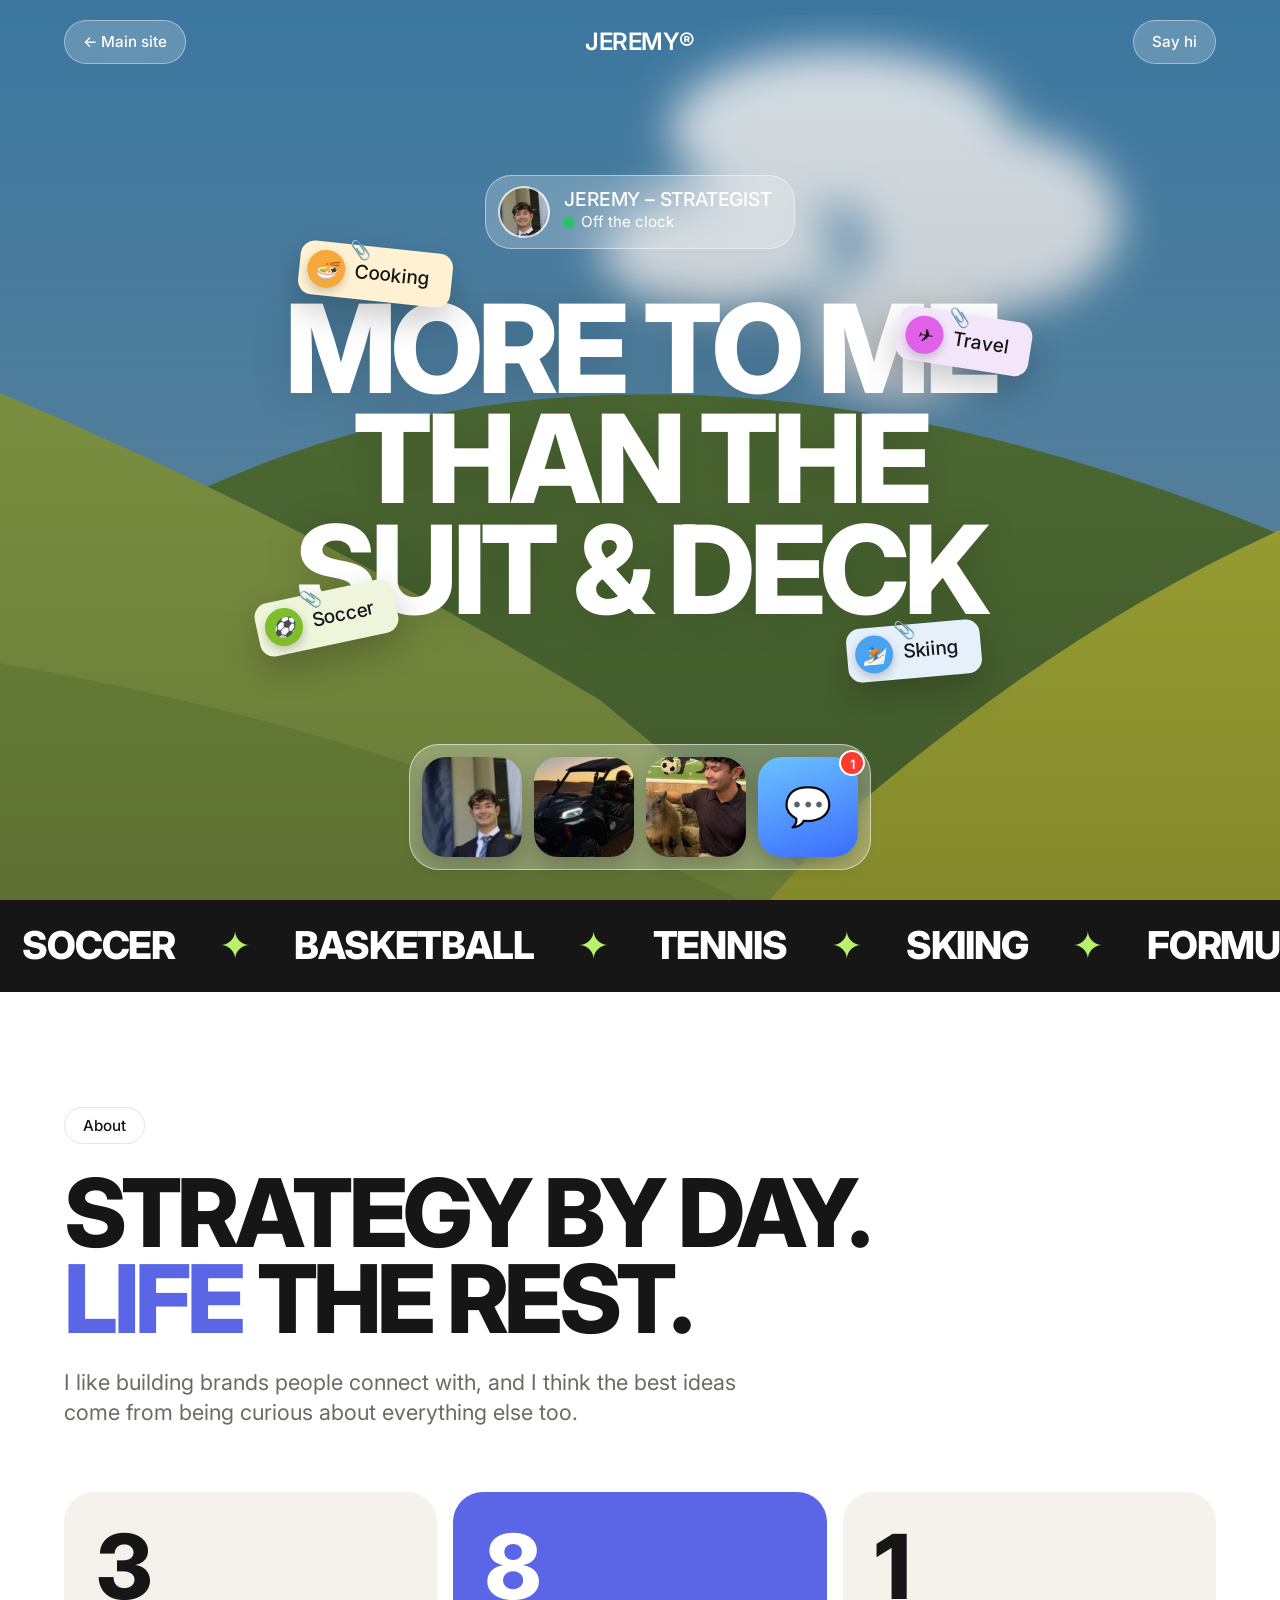
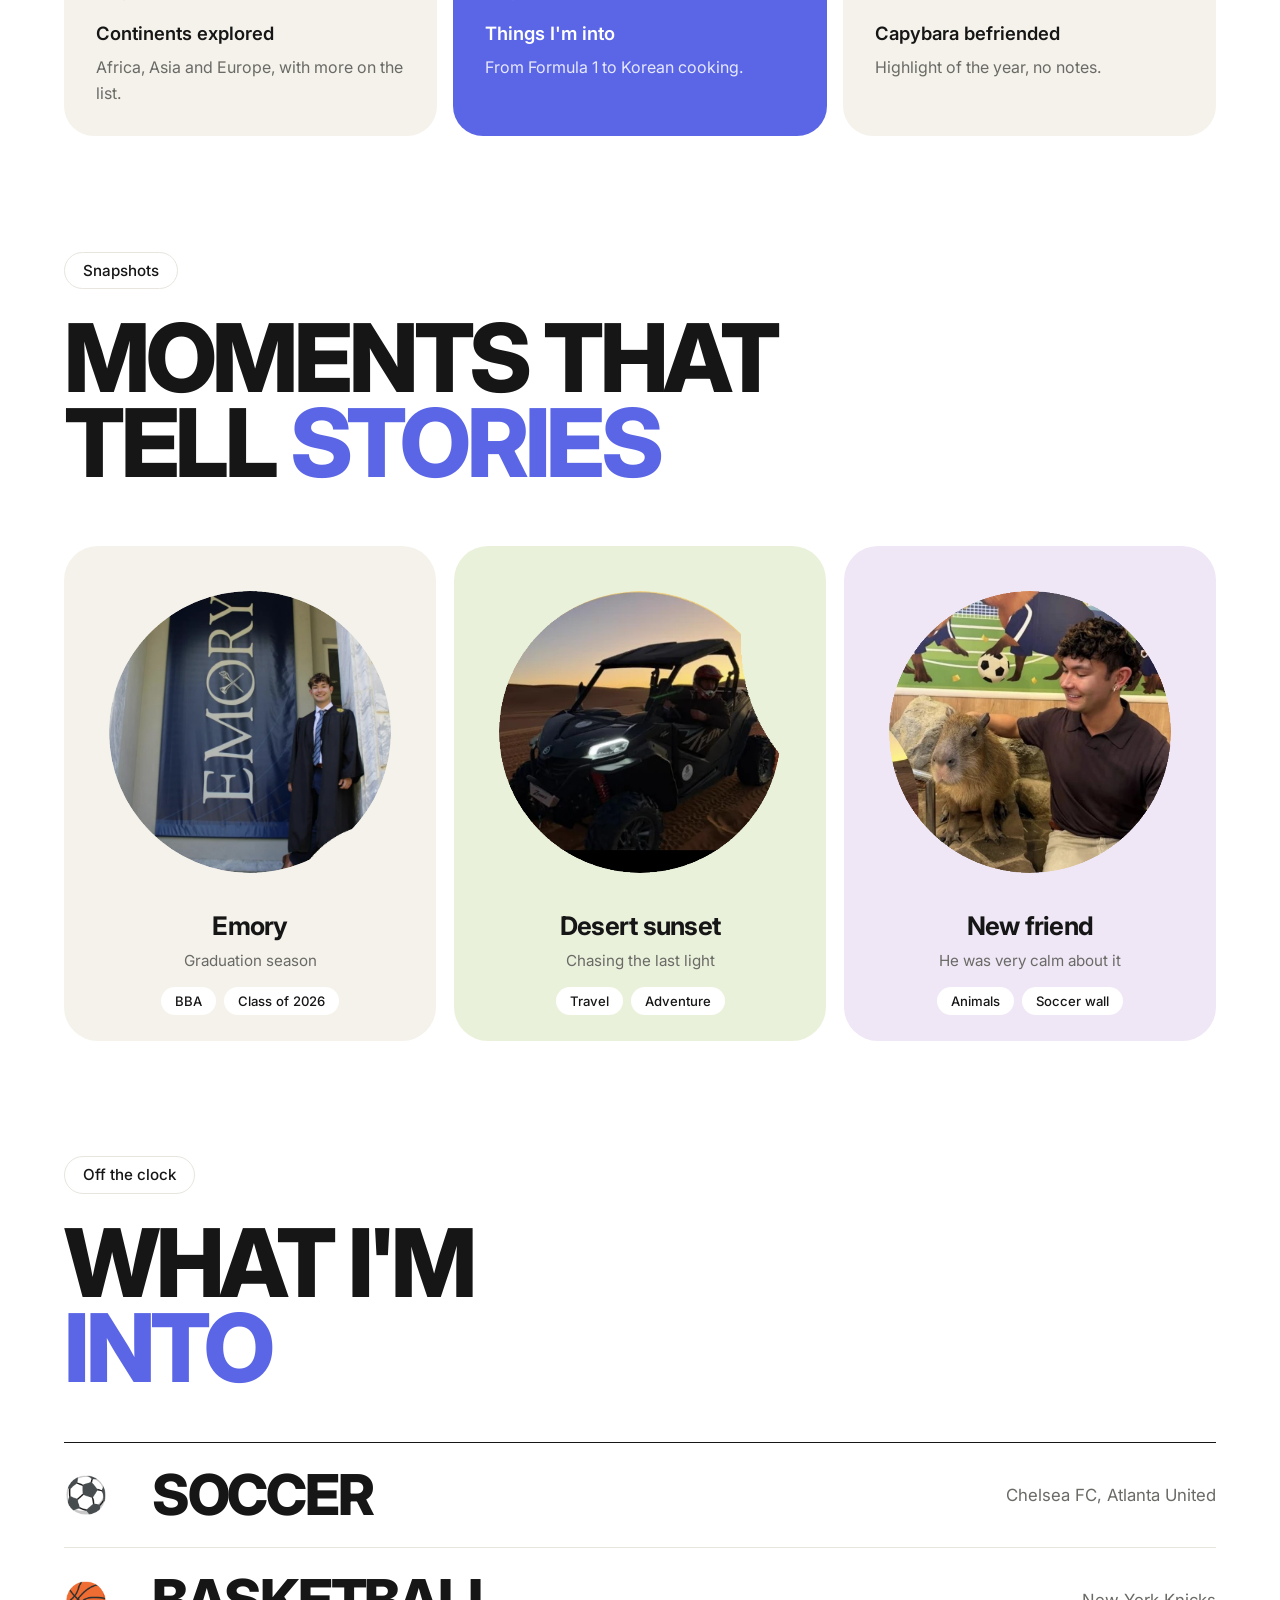
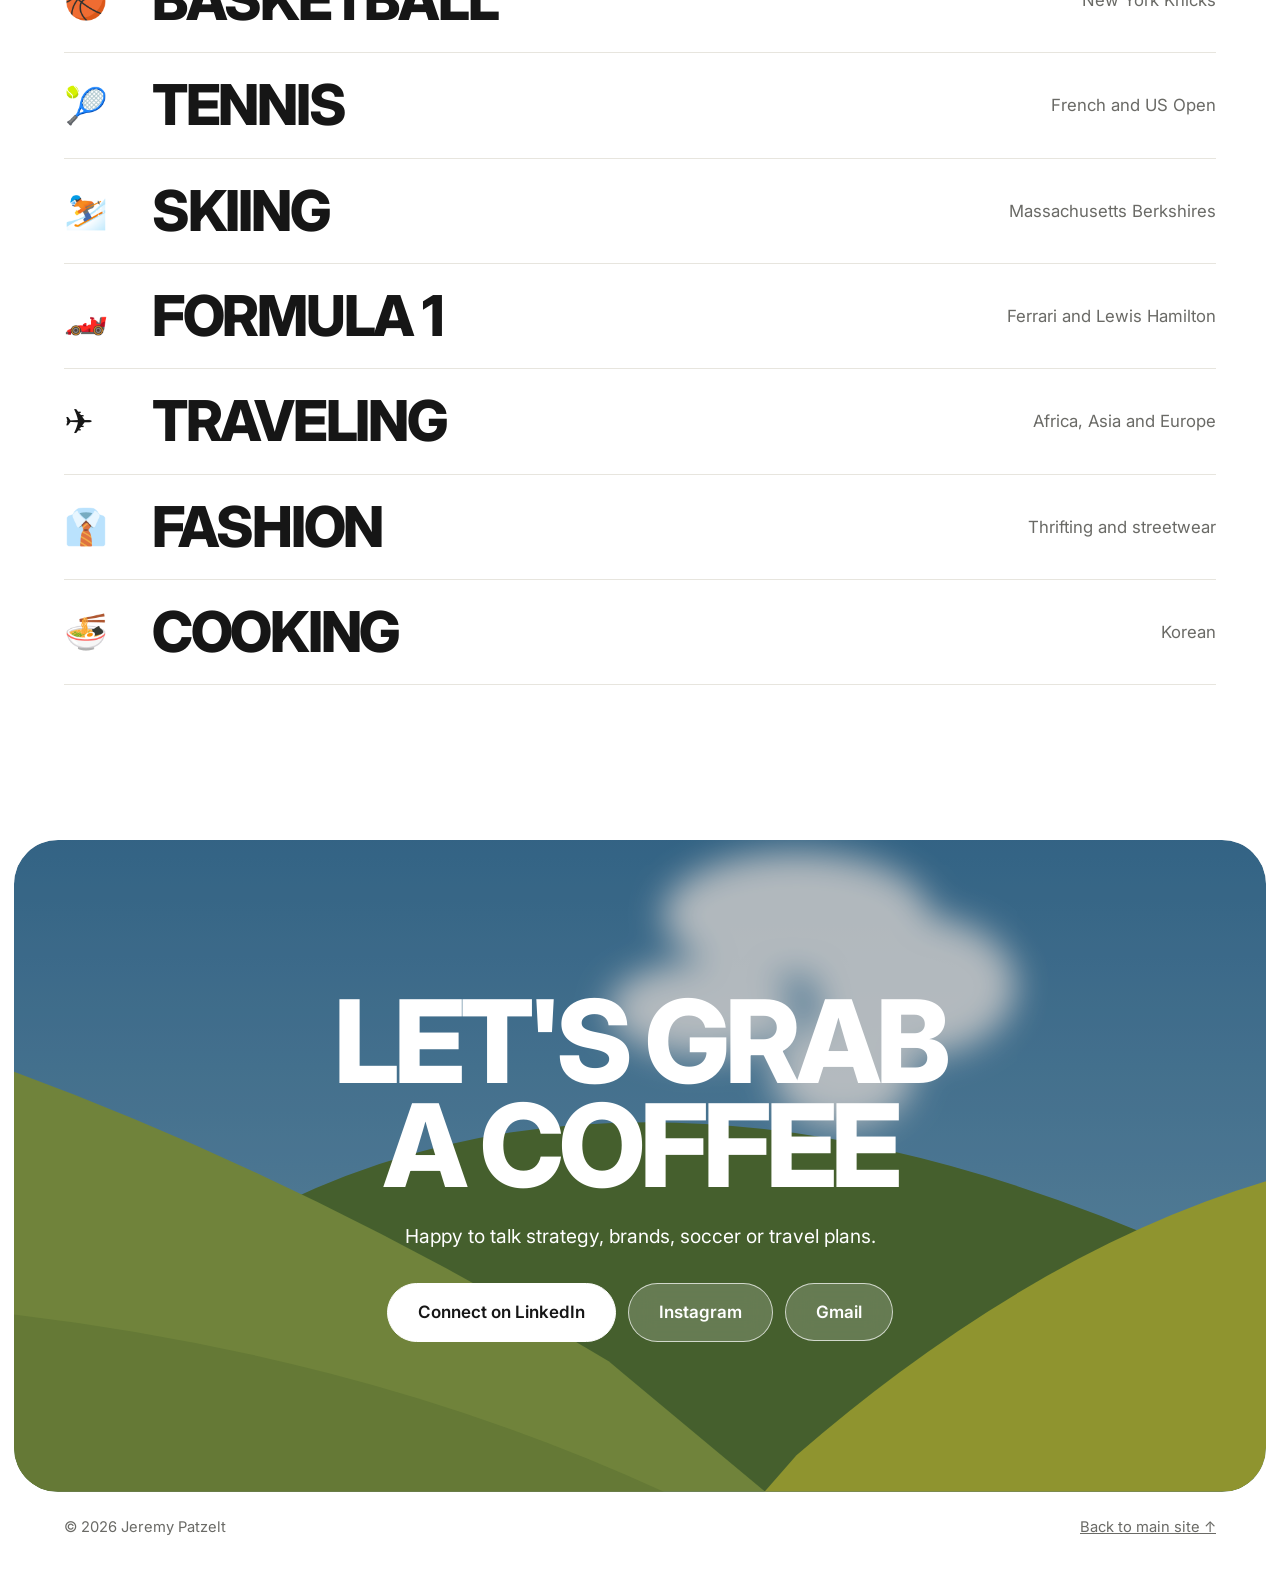
<file: fun-about.html>
<!DOCTYPE html>
<html lang="en">
<head>
<meta charset="utf-8">
<meta name="viewport" content="width=device-width, initial-scale=1">
<title>Beyond the Suit | Jeremy Patzelt</title>
<link rel="preconnect" href="https://fonts.googleapis.com">
<link rel="preconnect" href="https://fonts.gstatic.com" crossorigin>
<link href="https://fonts.googleapis.com/css2?family=Inter:wght@300;400;500;600;800&display=swap" rel="stylesheet">
<style>
:root{--ink:#161616;--muted:#6a6a66;--line:#E7E5DE;--cream:#F4F2EA;--blue:#5B66E6;--lime:#B6F26B;
--f:"Inter","Helvetica Neue",Arial,system-ui,sans-serif;--pad:clamp(20px,5vw,80px)}
*,*::before,*::after{box-sizing:border-box}
html{scroll-behavior:smooth}
body{margin:0;font-family:var(--f);font-weight:400;font-size:17px;line-height:1.55;color:var(--ink);background:#fff;overflow-x:hidden;-webkit-font-smoothing:antialiased}
h1,h2,h3,p{margin:0}a{color:inherit}
.hd{font-weight:800;text-transform:uppercase;letter-spacing:-.045em;line-height:.9}

/* ============ HERO ============ */
.hero{position:relative;min-height:100svh;overflow:hidden;color:#fff;display:flex;flex-direction:column;align-items:center;justify-content:center;padding:90px 20px 190px;isolation:isolate}
.scene{position:absolute;inset:0;z-index:-2;width:100%;height:100%}
.hero::after{content:"";position:absolute;inset:0;z-index:-1;background:linear-gradient(rgba(0,0,0,.05),rgba(0,0,0,.28))}
.bar{position:absolute;top:0;left:0;right:0;display:flex;justify-content:space-between;align-items:center;padding:20px var(--pad)}
.logo{position:absolute;left:50%;transform:translateX(-50%);font-weight:600;font-size:1.5rem;letter-spacing:-.02em;text-transform:uppercase}
.gbtn{display:inline-flex;align-items:center;gap:8px;text-decoration:none;font-weight:500;font-size:.95rem;padding:9px 18px;border-radius:999px;background:rgba(255,255,255,.2);border:1px solid rgba(255,255,255,.4);backdrop-filter:blur(14px);-webkit-backdrop-filter:blur(14px);transition:.2s}
.gbtn:hover{background:#fff;color:var(--ink)}
.me{display:flex;align-items:center;gap:14px;padding:10px 22px 10px 12px;border-radius:26px;background:rgba(255,255,255,.22);border:1.5px solid rgba(255,255,255,.45);backdrop-filter:blur(16px);-webkit-backdrop-filter:blur(16px);margin-bottom:clamp(26px,5vh,56px)}
.av{width:52px;height:52px;border-radius:50%;background:url(photo-emory.webp) 82% 29%/500% no-repeat,#cfd8ff;border:2px solid rgba(255,255,255,.8);flex:none}
.me b{display:block;font-weight:500;font-size:1.2rem;text-transform:uppercase;letter-spacing:-.01em;line-height:1.1}
.me small{display:flex;align-items:center;gap:8px;font-size:.95rem;font-weight:400}
.me small i{width:9px;height:9px;border-radius:50%;background:#22C55E;box-shadow:0 0 0 3px rgba(34,197,94,.35)}
.hl{position:relative;text-align:center}
.hl h1{font-size:clamp(3rem,9.6vw,9rem);text-shadow:0 4px 40px rgba(0,0,0,.15)}
.hl h1 span{display:block}
.stk{position:absolute;display:flex;align-items:center;gap:10px;padding:8px 22px 8px 8px;border-radius:14px;color:var(--ink);font-weight:500;font-size:clamp(.9rem,1.5vw,1.25rem);box-shadow:0 14px 34px rgba(0,0,0,.22);white-space:nowrap;animation:fl 6s ease-in-out infinite;cursor:default;transition:transform .2s}
.stk:hover{transform:rotate(0) scale(1.07)!important}
.stk .ic{width:38px;height:38px;border-radius:50%;display:grid;place-items:center;font-size:1.15rem;box-shadow:0 4px 10px rgba(0,0,0,.2)}
.stk::after{content:"\1F4CE";position:absolute;top:-9px;left:48px;font-size:1.1rem}
.k1{left:-4%;bottom:-6%;transform:rotate(-12deg);background:#EEF5DA}.k1 .ic{background:#7DBE2A}
.k2{right:-5%;top:6%;transform:rotate(9deg);background:#F3E6FA;animation-delay:-2s}.k2 .ic{background:#E160E8}
.k3{right:2%;bottom:-16%;transform:rotate(-5deg);background:#E6F0FA;animation-delay:-3.5s}.k3 .ic{background:#4AA3F0}
.k4{left:2%;top:-14%;transform:rotate(6deg);background:#FFF1D2;animation-delay:-1s}.k4 .ic{background:#F6A93B}
@keyframes fl{0%,100%{translate:0 0}50%{translate:0 -10px}}
.dock{position:absolute;bottom:30px;left:50%;transform:translateX(-50%);display:flex;gap:12px;padding:12px;border-radius:30px;background:rgba(255,255,255,.28);border:1.5px solid rgba(255,255,255,.55);backdrop-filter:blur(16px);-webkit-backdrop-filter:blur(16px)}
.tile{position:relative;width:clamp(62px,8.6vw,100px);aspect-ratio:1;border-radius:24px;background-color:#fff;background-repeat:no-repeat;box-shadow:0 8px 20px rgba(0,0,0,.2);display:grid;place-items:center;text-decoration:none;transition:transform .25s cubic-bezier(.2,.8,.2,1)}
.tile:hover{transform:translateY(-14px) scale(1.18);z-index:2}
.t1{background-image:url(photo-emory.webp);background-size:360%;background-position:80% 28%}
.t2{background-image:url(photo-buggy.webp);background-size:145%;background-position:40% 55%}
.t3{background-image:url(photo-capybara.webp);background-size:150%;background-position:65% 62%}
.t4{background:linear-gradient(160deg,#6BC3FF,#3B6BFF);font-size:2.4rem}
.t4 em{position:absolute;top:-7px;right:-7px;width:26px;height:26px;border-radius:50%;background:#FF3B30;color:#fff;font:600 .8rem/26px var(--f);text-align:center;border:2px solid #fff}
.tile span{position:absolute;bottom:calc(100% + 12px);left:50%;transform:translate(-50%,6px);background:#161616;color:#fff;font-size:.8rem;font-weight:500;padding:5px 12px;border-radius:999px;white-space:nowrap;opacity:0;pointer-events:none;transition:.2s}
.tile:hover span{opacity:1;transform:translate(-50%,0)}
@media(max-width:700px){.stk{display:none}.k1,.k2{display:flex}.k1{left:-8%;bottom:-14%}.k2{right:-8%;top:-12%}.logo{font-size:1.2rem}.gbtn{padding:8px 14px;font-size:.85rem}}

/* ============ BELOW ============ */
.mq{background:var(--ink);color:#fff;overflow:hidden;white-space:nowrap;padding:16px 0}
.mq div{display:inline-block;animation:mq 30s linear infinite;font-weight:800;text-transform:uppercase;letter-spacing:-.03em;font-size:clamp(1.4rem,3vw,2.4rem)}
.mq span{margin:0 22px}.mq em{font-style:normal;color:var(--lime)}
@keyframes mq{to{transform:translateX(-50%)}}
.sec{padding:clamp(70px,9vw,130px) var(--pad);max-width:1500px;margin:0 auto}
.tag{display:inline-block;border:1px solid var(--line);border-radius:999px;padding:6px 18px;font-size:.95rem;font-weight:500;margin-bottom:26px;background:#fff}
.sec h2{font-size:clamp(2.6rem,7.4vw,6.6rem)}
.sec h2 b{color:var(--blue);font-weight:800}
.lead{max-width:48ch;font-size:clamp(1.1rem,1.7vw,1.4rem);color:var(--muted);margin-top:26px;line-height:1.4}
.stats{display:grid;grid-template-columns:repeat(3,1fr);gap:16px;margin-top:clamp(36px,5vw,64px)}
@media(max-width:760px){.stats{grid-template-columns:1fr}}
.stat{background:var(--cream);border-radius:30px;padding:30px 32px}
.stat strong{display:block;font-weight:800;letter-spacing:-.05em;font-size:clamp(3.4rem,7vw,5.6rem);line-height:1}
.stat b{display:block;font-weight:600;font-size:1.15rem;margin:8px 0 6px}
.stat span{color:var(--muted);font-size:1rem}
.stat.blue{background:var(--blue);color:#fff}.stat.blue span{color:rgba(255,255,255,.85)}

.moments{display:grid;grid-template-columns:repeat(3,1fr);gap:18px;margin-top:clamp(36px,5vw,60px)}
@media(max-width:900px){.moments{grid-template-columns:1fr}}
.mc{background:var(--cream);border-radius:34px;padding:22px 22px 26px;display:flex;flex-direction:column;align-items:center;transition:transform .3s,background .3s}
.mc:hover{transform:translateY(-8px) rotate(-1deg)}
.mc:nth-child(2){background:#E9F1DA}.mc:nth-child(3){background:#EFE6F6}
.mc .pic{width:100%;aspect-ratio:1;display:grid;place-items:center}
.mc img{width:86%;height:auto;border-radius:50%;transition:transform .5s}
.mc:hover img{transform:scale(1.06) rotate(3deg)}
.mc h3{font-weight:700;letter-spacing:-.03em;font-size:1.6rem;margin-top:10px;text-align:center}
.mc p{color:var(--muted);font-size:.95rem;margin-top:4px;text-align:center}
.chips{display:flex;gap:8px;margin-top:14px;flex-wrap:wrap;justify-content:center}
.chips span{background:#fff;border-radius:999px;padding:4px 14px;font-size:.82rem;font-weight:500}

.rows{margin-top:clamp(30px,4vw,56px);border-top:1px solid var(--ink)}
.row{display:grid;grid-template-columns:70px 1fr auto;gap:18px;align-items:center;padding:24px 0;border-bottom:1px solid var(--line);transition:padding .25s,background .25s,color .25s;cursor:default}
.row:hover{background:var(--blue);color:#fff;padding-left:22px;padding-right:22px;border-radius:22px;border-color:transparent}
.row .e{font-size:2.2rem;line-height:1}
.row h3{font-weight:800;text-transform:uppercase;letter-spacing:-.04em;font-size:clamp(1.7rem,4.4vw,3.6rem);line-height:1}
.row p{color:var(--muted);text-align:right;font-size:1.05rem}
.row:hover p{color:rgba(255,255,255,.88)}
.row:hover .e{animation:jig .6s}
@keyframes jig{0%,100%{transform:rotate(0)}25%{transform:rotate(-14deg) scale(1.2)}75%{transform:rotate(12deg) scale(1.2)}}
@media(max-width:640px){.row{grid-template-columns:50px 1fr}.row p{grid-column:2;text-align:left}}

.end{position:relative;overflow:hidden;margin:40px 14px 14px;border-radius:44px;color:#fff;text-align:center;padding:clamp(80px,12vw,150px) var(--pad);isolation:isolate}
.end .scene{border-radius:44px}
.end::after{content:"";position:absolute;inset:0;z-index:-1;background:rgba(0,0,0,.22)}
.end h2{font-size:clamp(2.8rem,9vw,8rem);font-weight:800;text-transform:uppercase;letter-spacing:-.045em;line-height:.9}
.end p{max-width:42ch;margin:24px auto 0;font-size:1.2rem}
.acts{display:flex;flex-wrap:wrap;gap:12px;justify-content:center;margin-top:32px}
.acts a{padding:15px 30px;border-radius:999px;font-weight:600;text-decoration:none;border:1.5px solid rgba(255,255,255,.7);background:rgba(255,255,255,.18);backdrop-filter:blur(12px);-webkit-backdrop-filter:blur(12px);transition:.15s}
.acts a:first-child{background:#fff;color:var(--ink);border-color:#fff}
.acts a:hover{transform:translateY(-2px)}
footer{display:flex;justify-content:space-between;flex-wrap:wrap;gap:8px;padding:10px var(--pad) 40px;color:var(--muted);font-size:.92rem}
.rv{opacity:0;transform:translateY(26px);transition:opacity .7s ease,transform .7s ease}.rv.in{opacity:1;transform:none}
@media(prefers-reduced-motion:reduce){*{animation:none!important;transition:none!important}.rv{opacity:1;transform:none}}
</style>
</head>
<body>

<svg width="0" height="0" style="position:absolute" aria-hidden="true"><defs>
<linearGradient id="sky" x1="0" y1="0" x2="0" y2="1"><stop offset="0" stop-color="#3F7DA8"/><stop offset="1" stop-color="#7FAFCB"/></linearGradient>
<filter id="blur"><feGaussianBlur stdDeviation="22"/></filter>
<symbol id="land" viewBox="0 0 1600 900" preserveAspectRatio="xMidYMid slice">
  <rect width="1600" height="900" fill="url(#sky)"/>
  <g filter="url(#blur)" fill="#fff" opacity=".85"><ellipse cx="1000" cy="130" rx="170" ry="80"/><ellipse cx="1150" cy="220" rx="130" ry="90"/><ellipse cx="880" cy="250" rx="120" ry="60"/><ellipse cx="1060" cy="330" rx="90" ry="70"/></g>
  <path d="M300 520 Q 800 250 1500 560 L1600 900 L0 900 L0 640Z" fill="#587A3A"/>
  <path d="M0 330 Q 380 470 760 700 L1000 900 L0 900Z" fill="#8FA84B"/>
  <path d="M1600 470 Q 1300 560 1000 820 L930 900 L1600 900Z" fill="#B7BE3C"/>
  <path d="M0 640 Q 500 700 900 900 L0 900Z" fill="#7C9743" opacity=".75"/>
</symbol></defs></svg>

<section class="hero" id="top">
  <svg class="scene" aria-hidden="true"><use href="#land"/></svg>
  <div class="bar"><a class="gbtn" href="index.html">&larr; Main site</a><span class="logo">Jeremy&reg;</span><a class="gbtn" href="#contact">Say hi</a></div>

  <div class="me"><span class="av" role="img" aria-label="Jeremy"></span><div><b>Jeremy &ndash; Strategist</b><small><i></i>Off the clock</small></div></div>

  <div class="hl">
    <h1 class="hd"><span>More to me</span><span>than the</span><span>suit &amp; deck</span></h1>
    <span class="stk k1"><i class="ic">&#9917;</i>Soccer</span>
    <span class="stk k2"><i class="ic">&#9992;&#65039;</i>Travel</span>
    <span class="stk k3"><i class="ic">&#9975;&#65039;</i>Skiing</span>
    <span class="stk k4"><i class="ic">&#127836;</i>Cooking</span>
  </div>

  <nav class="dock" aria-label="Photos and contact">
    <a class="tile t1" href="#moments" aria-label="Emory"><span>Emory</span></a>
    <a class="tile t2" href="#moments" aria-label="Desert ride"><span>Desert ride</span></a>
    <a class="tile t3" href="#moments" aria-label="Capybara"><span>New friend</span></a>
    <a class="tile t4" href="#contact" aria-label="Say hi">&#128172;<em>1</em><span>Say hi</span></a>
  </nav>
</section>

<div class="mq"><div id="mqin"></div></div>

<section class="sec" id="about">
  <span class="tag rv">About</span>
  <h2 class="hd rv">Strategy by day.<br><b>Life</b> the rest.</h2>
  <p class="lead rv">I like building brands people connect with, and I think the best ideas come from being curious about everything else too.</p>
  <div class="stats">
    <div class="stat rv"><strong>3</strong><b>Continents explored</b><span>Africa, Asia and Europe, with more on the list.</span></div>
    <div class="stat blue rv"><strong>8</strong><b>Things I'm into</b><span>From Formula 1 to Korean cooking.</span></div>
    <div class="stat rv"><strong>1</strong><b>Capybara befriended</b><span>Highlight of the year, no notes.</span></div>
  </div>
</section>

<section class="sec" id="moments" style="padding-top:0">
  <span class="tag rv">Snapshots</span>
  <h2 class="hd rv">Moments that<br>tell <b>stories</b></h2>
  <div class="moments">
    <div class="mc rv"><div class="pic"><img src="photo-emory.webp" alt="Jeremy in his Emory graduation gown in front of an Emory banner"></div><h3>Emory</h3><p>Graduation season</p><div class="chips"><span>BBA</span><span>Class of 2026</span></div></div>
    <div class="mc rv"><div class="pic"><img src="photo-buggy.webp" alt="Dune buggy in the desert at sunset"></div><h3>Desert sunset</h3><p>Chasing the last light</p><div class="chips"><span>Travel</span><span>Adventure</span></div></div>
    <div class="mc rv"><div class="pic"><img src="photo-capybara.webp" alt="Jeremy petting a capybara"></div><h3>New friend</h3><p>He was very calm about it</p><div class="chips"><span>Animals</span><span>Soccer wall</span></div></div>
  </div>
</section>

<section class="sec" id="into" style="padding-top:0">
  <span class="tag rv">Off the clock</span>
  <h2 class="hd rv">What I'm<br><b>into</b></h2>
  <div class="rows">
    <div class="row rv"><span class="e">&#9917;</span><h3>Soccer</h3><p>Chelsea FC, Atlanta United</p></div>
    <div class="row rv"><span class="e">&#127936;</span><h3>Basketball</h3><p>New York Knicks</p></div>
    <div class="row rv"><span class="e">&#127934;</span><h3>Tennis</h3><p>French and US Open</p></div>
    <div class="row rv"><span class="e">&#9975;&#65039;</span><h3>Skiing</h3><p>Massachusetts Berkshires</p></div>
    <div class="row rv"><span class="e">&#127950;&#65039;</span><h3>Formula 1</h3><p>Ferrari and Lewis Hamilton</p></div>
    <div class="row rv"><span class="e">&#9992;&#65039;</span><h3>Traveling</h3><p>Africa, Asia and Europe</p></div>
    <div class="row rv"><span class="e">&#128084;</span><h3>Fashion</h3><p>Thrifting and streetwear</p></div>
    <div class="row rv"><span class="e">&#127836;</span><h3>Cooking</h3><p>Korean</p></div>
  </div>
</section>

<section class="end" id="contact">
  <svg class="scene" aria-hidden="true"><use href="#land"/></svg>
  <h2>Let's grab<br>a coffee</h2>
  <p>Happy to talk strategy, brands, soccer or travel plans.</p>
  <div class="acts">
    <a href="https://www.linkedin.com/in/jeremypatzelt/" target="_blank" rel="noopener">Connect on LinkedIn</a>
    <a href="https://www.instagram.com/jeremy_patzelt/" target="_blank" rel="noopener">Instagram</a>
    <a href="mailto:Jeremy.patzelt@gmail.com">Gmail</a>
  </div>
</section>
<footer><span>&copy; 2026 Jeremy Patzelt</span><a href="index.html">Back to main site &uarr;</a></footer>

<script>
(function(){
  var w=['Soccer','Basketball','Tennis','Skiing','Formula 1','Traveling','Fashion','Cooking'],h='';
  w.forEach(function(x){h+='<span>'+x+'</span><span><em>&#10022;</em></span>';});
  document.getElementById('mqin').innerHTML=h+h+h+h;
  var els=document.querySelectorAll('.rv');
  if('IntersectionObserver' in window){
    var io=new IntersectionObserver(function(en){en.forEach(function(x){if(x.isIntersecting){x.target.classList.add('in');io.unobserve(x.target);}});},{threshold:.12});
    els.forEach(function(e,i){e.style.transitionDelay=(i%3)*80+'ms';io.observe(e);});
  }else{els.forEach(function(e){e.classList.add('in');});}
})();
</script>
</body>
</html>
</file>
<file: style.css>
:root {
  --bg: #FFFFFF;
  --ink: #2B2B2B;
  --muted: #6B6B6B;
  --line: #E4E4E4;
  --card: #F6F6F4;
  --blue: #5B66E6;
  --blue-ink: #FFFFFF;
  --display: "Anton", "Bebas Neue", Impact, "Arial Narrow Bold", "Helvetica Neue", sans-serif;
  --body: "Inter", "Helvetica Neue", Helvetica, Arial, system-ui, sans-serif;
  --pad: clamp(20px, 6vw, 96px);
}
[data-theme="dark"] {
  --bg: #121212; --ink: #F2F2F0; --muted: #A2A2A0; --line: #2C2C2C; --card: #1C1C1C;
}
*, *::before, *::after { box-sizing: border-box; }
html { scroll-behavior: smooth; scroll-padding-top: 110px; }
body { margin: 0; font-family: var(--body); font-weight: 300; background: var(--bg); color: var(--ink); line-height: 1.6; font-size: 18px; -webkit-font-smoothing: antialiased; overflow-x: hidden; transition: background .3s, color .3s; }
img { max-width: 100%; display: block; }
a { color: inherit; }
p { margin: 0 0 1em; }
h1, h2, h3 { margin: 0; font-weight: 400; }
ul, ol { list-style: none; margin: 0; padding: 0; }
.skip { position: absolute; left: -999px; } .skip:focus { left: 8px; top: 8px; background: var(--ink); color: var(--bg); padding: 8px 14px; z-index: 99; border-radius: 8px; }
:focus-visible { outline: 3px solid var(--blue); outline-offset: 3px; border-radius: 6px; }
.muted { color: var(--muted); }

/* NAV */
.nav-wrap { position: fixed; top: 22px; left: 0; right: 0; z-index: 60; display: flex; justify-content: center; padding: 0 16px; pointer-events: none; }
.nav { pointer-events: auto; display: flex; align-items: center; gap: clamp(14px, 3vw, 34px); padding: 10px 12px 10px 12px; border: 1px solid var(--line); border-radius: 999px; background: color-mix(in srgb, var(--bg) 88%, transparent); backdrop-filter: blur(14px); -webkit-backdrop-filter: blur(14px); position: relative; }
.avatar { width: 52px; height: 52px; border-radius: 50%; overflow: hidden; background: var(--blue); color: #fff; display: grid; place-items: center; font-weight: 600; font-size: .9rem; text-decoration: none; position: relative; flex: none; }
.avatar img { position: absolute; inset: 0; width: 100%; height: 100%; object-fit: cover; }
.menu { display: flex; gap: clamp(10px, 2vw, 26px); }
.menu a { text-decoration: none; font-size: 1.05rem; font-weight: 400; color: var(--ink); padding: 6px 2px; position: relative; }
.menu a::after { content: ""; position: absolute; left: 0; right: 0; bottom: 0; height: 2px; background: var(--blue); transform: scaleX(0); transform-origin: left; transition: transform .25s; }
.menu a:hover::after, .menu a.active::after { transform: scaleX(1); }
.m-cta { display: none; }
.cbtn { display: inline-flex; align-items: center; justify-content: center; padding: 14px 30px; border-radius: 999px; background: var(--ink); color: var(--bg); text-decoration: none; font-weight: 400; font-size: 1.05rem; border: 1.5px solid var(--ink); transition: transform .15s, background .2s, color .2s; font-family: inherit; cursor: pointer; }
.cbtn:hover { transform: translateY(-2px); background: var(--blue); border-color: var(--blue); color: #fff; }
.cbtn.big { padding: 18px 34px; }
.cbtn.blue { background: var(--blue); border-color: var(--blue); color: #fff; }
.cbtn.blue:hover { background: var(--ink); border-color: var(--ink); color: var(--bg); }
.cbtn.ghost { background: transparent; color: var(--ink); }
.cbtn.ghost:hover { background: var(--ink); color: var(--bg); border-color: var(--ink); }
.burger { display: none; width: 46px; height: 46px; border-radius: 50%; border: 0; background: var(--ink); position: relative; cursor: pointer; }
.burger span { position: absolute; left: 13px; right: 13px; height: 2px; background: var(--bg); transition: .2s; }
.burger span:nth-child(1) { top: 18px; } .burger span:nth-child(2) { top: 26px; }
.burger[aria-expanded="true"] span:nth-child(1) { top: 22px; transform: rotate(45deg); }
.burger[aria-expanded="true"] span:nth-child(2) { top: 22px; transform: rotate(-45deg); }
@media (max-width: 760px) {
  .nav { width: 100%; max-width: 440px; justify-content: space-between; }
  .cbtn:not(.big) { display: none; } .burger { display: block; }
  .menu { position: absolute; top: calc(100% + 10px); left: 0; right: 0; background: var(--bg); border: 1px solid var(--line); border-radius: 28px; padding: 12px; flex-direction: column; gap: 0; display: none; }
  .menu.open { display: flex; }
  .menu a { display: block; padding: 14px 16px; font-size: 1.1rem; } .menu a::after { display: none; }
  .m-cta { display: block; } .m-cta a { background: var(--ink); color: var(--bg); border-radius: 999px; text-align: center; margin-top: 6px; }
}

/* HERO */
.hero { container-type: inline-size; padding: 150px var(--pad) 70px; min-height: 100svh; display: flex; flex-direction: column; justify-content: center; }
.hero-grid { --g: clamp(10px, 2vw, 28px); --pw: clamp(210px, 22cqw, 400px); display: grid; grid-template-columns: minmax(0, 1fr) var(--pw) minmax(0, 1fr); gap: var(--g); align-items: end; max-width: 1500px; margin: 0 auto; width: 100%; }
.hname { font-family: var(--display); font-size: clamp(1.2rem, 2.6vw, 2.2rem); text-transform: uppercase; letter-spacing: .01em; margin: 0 0 6px; color: var(--ink); }
.word { font-family: var(--display); font-weight: 400; text-transform: uppercase; font-size: 8.4vw; font-size: calc((min(100cqw, 1500px) - var(--pw) - 2 * var(--g)) / 2 / 4.6); line-height: .86; letter-spacing: .005em; margin: 0; white-space: nowrap; }
.hl { text-align: left; align-self: end; padding-bottom: 8px; }
.hr { text-align: right; align-self: end; }
.tag { margin: 22px 0 0 auto; max-width: min(28ch, 100%); font-size: clamp(1rem, 1.7vw, 1.55rem); line-height: 1.3; color: var(--muted); }
.portrait { margin: 0; position: relative; width: var(--pw); aspect-ratio: 0.72; border-radius: 28px; background: var(--card); transition: transform .35s ease; }
.portrait img { width: 100%; height: 100%; object-fit: cover; border-radius: 28px; }
.portrait:hover { transform: rotate(-1.5deg) scale(1.02); }
.initials { position: absolute; inset: 0; display: none; place-items: center; font-family: var(--display); font-size: 6rem; color: var(--blue); }
.portrait.noimg .initials { display: grid; }
.hi { position: absolute; left: -64px; bottom: -34px; width: clamp(90px, 10vw, 180px); aspect-ratio: 1; border-radius: 50%; background: var(--blue); display: grid; place-items: center; text-decoration: none; box-shadow: 0 16px 40px rgba(91,102,230,.4); transition: transform .3s; }
.hi:hover { transform: scale(1.08) rotate(-8deg); }
.wave { font-size: clamp(2.2rem, 4.4vw, 4.6rem); display: inline-block; animation: wave 2.4s ease-in-out infinite; transform-origin: 70% 70%; }
@keyframes wave { 0%, 60%, 100% { transform: rotate(0); } 10%, 30% { transform: rotate(16deg); } 20%, 40% { transform: rotate(-10deg); } 50% { transform: rotate(8deg); } }
.avail { align-self: center; margin: 60px 0 0; display: inline-flex; gap: 10px; align-items: center; padding: 8px 18px; border: 1px solid var(--line); border-radius: 999px; font-size: .95rem; }
.avail i { width: 9px; height: 9px; border-radius: 50%; background: #22C55E; box-shadow: 0 0 0 4px rgba(34,197,94,.25); }
@media (max-width: 860px) {
  .hero { padding-top: 120px; }
  .hero-grid { grid-template-columns: minmax(0, 1fr); justify-items: center; gap: 4px; }
  .hl, .hr { text-align: center; align-self: center; padding: 0; width: 100%; }
  .hl { order: 1; } .portrait { order: 2; width: min(78vw, 360px); margin: 12px 0; } .hr { order: 3; }
  .tag { margin: 18px auto 0; }
  .hi { left: -14px; bottom: -22px; width: 92px; }
  .word { font-size: clamp(3.4rem, 19vw, 8rem); } .w2 { font-size: clamp(3rem, 15.5vw, 7rem); }
}

/* SECTIONS */
.sec { padding: clamp(70px, 10vw, 140px) var(--pad); max-width: 1500px; margin: 0 auto; }
.head { display: grid; grid-template-columns: 1.1fr 1fr; gap: clamp(20px, 5vw, 80px); align-items: end; margin-bottom: clamp(36px, 5vw, 72px); }
.head h2, .about h2 { font-family: var(--display); font-weight: 400; text-transform: uppercase; font-size: clamp(2.8rem, 7vw, 6.4rem); line-height: .95; letter-spacing: .005em; }
.head p { color: var(--muted); max-width: 46ch; margin: 0; font-size: 1.1rem; }
@media (max-width: 760px) { .head { grid-template-columns: 1fr; align-items: start; } }

/* services */
.svc { display: grid; grid-template-columns: repeat(3, 1fr); border-top: 1px solid var(--line); }
.svc article { padding: 32px 24px 36px 0; border-right: 1px solid var(--line); padding-left: 24px; }
.svc article:first-child { padding-left: 0; } .svc article:last-child { border-right: 0; }
.svc h3 { font-size: 1.35rem; font-weight: 500; letter-spacing: -0.01em; line-height: 1.2; margin-bottom: 20px; min-height: 2.4em; }
.svc h3 b { color: var(--blue); font-weight: 500; margin-right: 4px; }
.svc li { padding: 10px 0; border-top: 1px solid var(--line); color: var(--muted); font-size: 1rem; }
@media (max-width: 1000px) { .svc { grid-template-columns: repeat(2, 1fr); } .svc article:nth-child(2) { border-right: 0; } .svc article:nth-child(3) { padding-left: 0; } .svc article { border-bottom: 1px solid var(--line); } }
@media (max-width: 560px) { .svc { grid-template-columns: 1fr; } .svc article { border-right: 0; padding-left: 0; } }

/* about */
.about-in { display: grid; grid-template-columns: 1.3fr 1fr; gap: clamp(28px, 6vw, 100px); align-items: start; }
.lead { font-size: clamp(1.4rem, 2.6vw, 2.2rem); line-height: 1.25; font-weight: 400; letter-spacing: -0.02em; margin: 26px 0; max-width: 28ch; }
.contacts { margin: 28px 0 32px; } .contacts p { margin: 0 0 6px; } .contacts span { color: var(--muted); }
.contacts a { text-decoration: none; border-bottom: 1px solid var(--line); } .contacts a:hover { color: var(--blue); border-color: var(--blue); }
.stats { display: grid; gap: 16px; }
.stat { background: var(--card); border-radius: 28px; padding: 28px 32px; border: 1px solid var(--line); }
.stat strong { display: block; font-family: var(--display); font-weight: 400; font-size: clamp(3.6rem, 8vw, 6.6rem); line-height: 1; }
.stat span { color: var(--muted); }
.stat.blue { background: var(--blue); border-color: var(--blue); } .stat.blue strong, .stat.blue span { color: #fff; }
@media (max-width: 860px) { .about-in { grid-template-columns: 1fr; } }

/* work */
.work { display: grid; grid-template-columns: repeat(2, 1fr); gap: clamp(20px, 3vw, 40px); }
@media (max-width: 760px) { .work { grid-template-columns: 1fr; } }
.proj { text-decoration: none; display: block; }
.cover { aspect-ratio: 16 / 11; border-radius: 28px; display: grid; place-items: center; margin-bottom: 20px; overflow: hidden; transition: transform .35s; position: relative; }
.cover span { font-family: var(--display); font-size: clamp(5rem, 14vw, 11rem); line-height: 1; text-transform: uppercase; transition: transform .35s; }
.proj:hover .cover { transform: scale(.985); } .proj:hover .cover span { transform: scale(1.08) rotate(-2deg); }
.c-blue { background: var(--blue); color: #fff; } .c-dark { background: #1C1C1C; color: #F2F2F0; }
.c-sand { background: #E9E4D8; color: #2B2B2B; } .c-mint { background: #CFF1E2; color: #17493A; }
.cat { display: inline-block; border: 1px solid var(--line); border-radius: 999px; padding: 3px 14px; font-size: .85rem; color: var(--muted); margin-bottom: 12px; }
.proj h3 { font-size: clamp(1.4rem, 2.4vw, 2rem); font-weight: 500; letter-spacing: -0.02em; margin-bottom: 8px; }
.proj p:last-child { color: var(--muted); margin: 0; max-width: 46ch; }

/* experience */
.exp { border-top: 1px solid var(--ink); }
.exp li { display: grid; grid-template-columns: 200px 1.1fr 1.6fr; gap: 24px; padding: 32px 0; border-bottom: 1px solid var(--line); transition: background .2s, padding .2s; }
.exp li:hover { background: var(--card); padding-left: 16px; padding-right: 16px; border-radius: 16px; }
.when { color: var(--blue); font-weight: 500; font-size: .95rem; padding-top: 6px; }
.who h3 { font-size: clamp(1.4rem, 2.4vw, 2rem); font-weight: 500; letter-spacing: -0.02em; line-height: 1.15; }
.role { color: var(--muted); margin: 6px 0 0; }
.what p { margin: 0; color: var(--muted); } .what b { color: var(--ink); font-weight: 500; }
@media (max-width: 900px) { .exp li { grid-template-columns: 1fr; gap: 8px; } }

/* ---- Toolkit / FAQ / Closing (soft SaaS-style cards) ---- */
:root { --soft2: #F4F6FC; --navy: #0A1330; --b1: #3B5BFF; --b2: #7A6BFF; --mint: #20C9A0; --sline: #E3E7F3; --smuted: #5B6481; }
[data-theme="dark"] { --soft2: #14172A; --navy: #F2F2F0; --sline: #2A2F4A; --smuted: #A3A9C4; }
.shead h2 { font-family: var(--body); font-weight: 600; letter-spacing: -0.04em; line-height: 1.02; font-size: clamp(2.4rem, 5.4vw, 4.4rem); text-transform: none; color: var(--navy); }
.shead.center { text-align: center; max-width: 760px; margin: 0 auto 56px; }
.snum { display: inline-flex; align-items: center; gap: 10px; font-size: .78rem; font-weight: 600; letter-spacing: .16em; text-transform: uppercase; color: var(--smuted); margin: 0 0 20px; }
.snum b { background: var(--navy); color: var(--bg); padding: 5px 12px; border-radius: 999px; letter-spacing: .06em; font-weight: 600; }
.ssub { margin: 18px 0 0; color: var(--smuted); font-size: 1.15rem; max-width: none; }
.ssub a { color: var(--b1); font-weight: 600; }

.tk { background: var(--soft2); padding: clamp(72px, 10vw, 130px) var(--pad); }
.tk-in { max-width: 1160px; margin: 0 auto; }
.tkgrid { display: grid; grid-template-columns: repeat(3, 1fr); gap: 20px; }
@media (max-width: 760px) { .tkgrid { grid-template-columns: repeat(2, 1fr); } }
@media (max-width: 460px) { .tkgrid { grid-template-columns: 1fr; } }
.tkgrid li { background: var(--bg); border: 1px solid var(--sline); border-radius: 32px; padding: 34px 38px 36px; transition: transform .2s, box-shadow .2s; }
.tkgrid li:hover { transform: translateY(-6px); box-shadow: 0 24px 50px rgba(59,91,255,.14); }
.ti { width: 86px; height: 86px; border-radius: 26px; display: grid; place-items: center; font-weight: 600; font-size: 1.5rem; color: #fff; background: linear-gradient(135deg, var(--b1), var(--b2)); margin-bottom: 26px; }
.ti.g { background: linear-gradient(135deg, var(--mint), var(--b1)); }
.tkgrid b { display: block; font-size: 1.7rem; font-weight: 600; letter-spacing: -0.03em; color: var(--navy); }
.tkgrid small { display: block; margin-top: 6px; color: var(--smuted); font-size: 1.05rem; }

.fq { padding: clamp(72px, 10vw, 130px) var(--pad); }
.fq-in { max-width: 1160px; margin: 0 auto; display: grid; grid-template-columns: 1fr 1.3fr; gap: clamp(28px, 6vw, 80px); align-items: start; }
@media (max-width: 860px) { .fq-in { grid-template-columns: 1fr; } }
.fqlist details { border: 1px solid var(--sline); border-radius: 30px; padding: 6px 36px; margin-bottom: 18px; background: var(--bg); transition: background .2s; }
.fqlist details[open] { background: var(--soft2); }
.fqlist summary { cursor: pointer; list-style: none; padding: 30px 0; font-weight: 600; font-size: 1.3rem; letter-spacing: -0.02em; display: flex; justify-content: space-between; gap: 16px; align-items: center; color: var(--navy); }
.fqlist summary::-webkit-details-marker { display: none; }
.fqlist summary::after { content: "+"; flex: none; width: 50px; height: 50px; border-radius: 50%; background: var(--navy); color: var(--bg); display: grid; place-items: center; font-size: 1.5rem; font-weight: 400; transition: transform .2s; }
.fqlist details[open] summary::after { content: "\00d7"; background: var(--b1); color: #fff; }
.fqlist p { color: var(--smuted); font-size: 1.12rem; line-height: 1.7; padding-bottom: 26px; margin: 0; max-width: 60ch; }

.closing { background: linear-gradient(160deg, var(--b1), var(--b2) 70%, #9A7BFF); color: #fff; text-align: center; padding: clamp(80px, 12vw, 160px) var(--pad); border-radius: 48px; margin: 40px 14px 0; position: relative; overflow: hidden; }
.closing::before { content: ""; position: absolute; inset: 0; background: linear-gradient(rgba(255,255,255,.08) 1px, transparent 1px) 0 0 / 100% 64px, linear-gradient(90deg, rgba(255,255,255,.08) 1px, transparent 1px) 0 0 / 64px 100%; -webkit-mask-image: radial-gradient(60% 70% at 50% 50%, #000, transparent); mask-image: radial-gradient(60% 70% at 50% 50%, #000, transparent); }
.closing-in { position: relative; }
.cbig { font-family: var(--body); font-weight: 600; font-size: clamp(3rem, 11vw, 9rem); letter-spacing: -0.06em; line-height: .92; text-transform: none; }
.cbig span { display: block; } .cbig span:nth-child(2) { opacity: .75; } .cbig span:nth-child(3) { opacity: .5; }
.csub { max-width: 46ch; margin: 30px auto 0; font-size: 1.2rem; opacity: .95; font-weight: 400; }
.cacts { display: flex; flex-wrap: wrap; gap: 14px; justify-content: center; margin-top: 36px; }
.cpill { display: inline-flex; padding: 18px 34px; border-radius: 999px; font-weight: 600; font-size: 1.05rem; text-decoration: none; border: 1.5px solid transparent; transition: transform .15s, background .15s; }
.cpill:hover { transform: translateY(-2px); }
.cpill.white { background: #fff; color: #0A1330; }
.cpill.outline { border-color: rgba(255,255,255,.55); color: #fff; }
.cpill.outline:hover { background: rgba(255,255,255,.14); }

/* ---- Experience: stacking title cards ---- */
.xstack { display: grid; gap: 28px; padding-bottom: 20px; }
.xcard { position: sticky; top: calc(96px + var(--i) * 18px); display: grid; grid-template-columns: 1.05fr 1fr; min-height: 430px; border-radius: 34px; background: #FFFFFF; overflow: hidden; transform-origin: 50% 0; will-change: transform; box-shadow: 0 -10px 30px rgba(0,0,0,.06); border: 1px solid #E4E4E4;}
.xmedia { position: relative; display: grid; place-items: center; padding: clamp(24px, 4vw, 56px); min-height: 260px; }
.xmedia { padding: 0; }
.xmedia img { position: absolute; inset: 0; z-index: 1; width: 100%; height: 100%; max-width: none; max-height: none; object-fit: cover; border-radius: 0; }
.xfb { position: absolute; inset: 0; display: grid; place-items: center; text-align: center; padding: 24px; font-family: var(--display); text-transform: uppercase; font-size: clamp(2.2rem, 5vw, 4.4rem); line-height: .95; color: rgba(0,0,0,.28); }
.xpanel { background: #0B0B0B; color: #fff; margin: 14px 14px 14px 0; border-radius: 26px; padding: clamp(22px, 3vw, 34px); display: flex; flex-direction: column; }
.xtags { display: flex; flex-wrap: wrap; gap: 8px; margin-bottom: 26px; }
.xtags span { background: #1C1C1C; border-radius: 999px; padding: 5px 14px; font-size: .78rem; font-weight: 500; color: #E6E6E6; }
.xpanel h3 { font-family: var(--body); font-size: clamp(1.8rem, 3vw, 2.4rem); font-weight: 400; letter-spacing: -0.03em; line-height: 1.05; margin-bottom: 10px; }
.xrole { color: #9A9A9A; font-size: .92rem; margin: 0 0 14px; }
.xdesc { color: #CFCFCF; font-size: 1rem; line-height: 1.5; margin: 0; max-width: 40ch; }
.xmetric { margin-top: auto; padding-top: 22px; border-top: 1px solid #262626; display: flex; align-items: flex-end; justify-content: space-between; gap: 16px; }
.xmetric strong { font-family: var(--body); font-weight: 400; font-size: clamp(2.4rem, 4.4vw, 3.4rem); line-height: 1; letter-spacing: -0.04em; color: #B6F26B; }
.xmetric span { color: #CFCFCF; font-size: .92rem; text-align: right; padding-bottom: 6px; }
.xbtn { margin-top: 18px; display: flex; align-items: center; justify-content: space-between; gap: 12px; background: #fff; color: #111; text-decoration: none; border-radius: 999px; padding: 8px 8px 8px 22px; font-size: .92rem; font-weight: 500; transition: transform .15s; }
.xbtn:hover { transform: translateY(-2px); }
.xbtn i { font-style: normal; width: 34px; height: 34px; border-radius: 50%; background: #111; color: #fff; display: grid; place-items: center; font-size: 1rem; }
.xbtn.off { background: #1C1C1C; color: #8A8A8A; padding: 14px 22px; justify-content: center; }
.xbtn.off:hover { transform: none; }
@media (max-width: 860px) {
  .xcard { position: static; grid-template-columns: 1fr; min-height: 0; }
  .xmedia { min-height: 220px; }
  .xpanel { margin: 0 10px 10px; }
}

footer { display: flex; justify-content: space-between; flex-wrap: wrap; gap: 8px; padding: 28px var(--pad) 90px; color: var(--muted); font-size: .92rem; border-top: 1px solid var(--line); max-width: 1500px; margin: 0 auto; }
footer a { text-decoration: none; } footer a:hover { color: var(--blue); }

/* theme toggle */
.theme { position: fixed; left: 50%; bottom: 20px; transform: translateX(-50%); width: 62px; height: 34px; border-radius: 999px; border: 2px solid var(--blue); background: var(--blue); cursor: pointer; z-index: 55; padding: 0; box-shadow: 0 8px 24px rgba(91,102,230,.35); }
.theme span { position: absolute; top: 3px; left: 4px; width: 24px; height: 24px; border-radius: 50%; background: #fff; transition: transform .25s; }
.theme[aria-checked="true"] span { transform: translateX(26px); background: #1A1A1A; }

/* reveal */
.rv { opacity: 0; transform: translateY(26px); transition: opacity .7s ease, transform .7s ease; }
.rv.in { opacity: 1; transform: none; }
@media (prefers-reduced-motion: reduce) { .rv { opacity: 1; transform: none; transition: none; } .wave { animation: none; } html { scroll-behavior: auto; } }

.sr { position: absolute; width: 1px; height: 1px; overflow: hidden; clip: rect(0 0 0 0); white-space: nowrap; }
.ints { display: grid; grid-template-columns: repeat(4, 1fr); gap: 16px; list-style: none; padding: 0; margin: 0; }
@media (max-width: 900px) { .ints { grid-template-columns: repeat(3, 1fr); } }
@media (max-width: 640px) { .ints { grid-template-columns: repeat(2, 1fr); } }
.int { background: var(--card); border: 1px solid var(--line); border-radius: 28px; padding: 26px; display: flex; flex-direction: column; gap: 4px; min-height: 170px; transition: transform .25s, background .25s, color .25s; }
.int > span { font-size: 2.5rem; line-height: 1; margin-bottom: auto; display: inline-block; }
.int b { font-size: 1.3rem; font-weight: 500; letter-spacing: -0.02em; }
.int small { color: var(--muted); }
.int:hover { background: var(--blue); color: #fff; transform: translateY(-6px) rotate(-1.5deg); border-color: var(--blue); }
.int:hover small { color: rgba(255,255,255,.85); }
.int:hover > span { animation: jig .6s ease; }
@keyframes jig { 0%,100% { transform: rotate(0); } 25% { transform: rotate(-14deg) scale(1.15); } 75% { transform: rotate(12deg) scale(1.15); } }
.gal-h { font-family: var(--body); font-weight: 500; font-size: clamp(1.6rem, 3vw, 2.2rem); letter-spacing: -0.02em; margin: 64px 0 20px; }
.shots { columns: 3 260px; column-gap: 16px; }
.shot { break-inside: avoid; margin: 0 0 16px; border-radius: 24px; overflow: hidden; cursor: zoom-in; background: var(--card); }
.shot img { width: 100%; display: block; transition: transform .5s; }
.shot:hover img { transform: scale(1.05); }
.lightbox { position: fixed; inset: 0; z-index: 100; background: rgba(0,0,0,.86); display: grid; place-items: center; padding: 24px; cursor: zoom-out; }
.lightbox[hidden] { display: none; }
.lightbox img { max-width: 92vw; max-height: 88vh; border-radius: 18px; }
.lightbox button { position: absolute; top: 18px; right: 22px; font-size: 2.4rem; line-height: 1; color: #fff; background: none; border: 0; cursor: pointer; }
.flips { display: grid; grid-template-columns: repeat(4, 1fr); gap: 16px; }
@media (max-width: 900px) { .flips { grid-template-columns: repeat(2, 1fr); } }
@media (max-width: 420px) { .flips { grid-template-columns: 1fr; } }
.flip { perspective: 1000px; background: none; border: 0; padding: 0; height: 220px; cursor: pointer; text-align: left; font: inherit; color: inherit; }
.flip-in { display: block; position: relative; width: 100%; height: 100%; transition: transform .6s cubic-bezier(.2,.8,.2,1); transform-style: preserve-3d; }
.flip:hover .flip-in, .flip:focus-visible .flip-in, .flip.on .flip-in { transform: rotateY(180deg); }
.ff, .fb { position: absolute; inset: 0; border-radius: 28px; padding: 24px; backface-visibility: hidden; -webkit-backface-visibility: hidden; display: flex; flex-direction: column; }
.ff { background: var(--card); border: 1px solid var(--line); justify-content: space-between; }
.ff strong { font-family: var(--display); font-weight: 400; font-size: clamp(3.4rem, 6vw, 5rem); line-height: 1; }
.ff > span { color: var(--muted); }
.ff i { font-style: normal; font-size: .7rem; color: var(--muted); opacity: .75; text-transform: uppercase; letter-spacing: .12em; }
.fb { background: var(--blue); color: #fff; transform: rotateY(180deg); justify-content: flex-end; line-height: 1.45; font-size: .98rem; }
.fb b { display: block; font-size: 1.3rem; font-weight: 500; margin-bottom: 8px; letter-spacing: -0.02em; }
.flip:nth-child(even) .fb { background: #0B0B0B; }
.flip:nth-child(4n+3) .fb { background: #1F2A60; }
/* ---- Services: stacking cards ---- */
.sstack { display: grid; gap: 28px; padding-bottom: 20px; }
.scard { position: sticky; top: calc(96px + var(--i) * 18px); display: grid; grid-template-columns: 1fr 1.25fr; min-height: 400px; border-radius: 34px; background: #FFFFFF; overflow: hidden; transform-origin: 50% 0; will-change: transform; box-shadow: 0 -10px 30px rgba(0,0,0,.06); border: 1px solid #E4E4E4; }
.smedia { background: #F6F6F4; margin: 14px 0 14px 14px; border-radius: 26px; padding: clamp(22px, 3vw, 40px); display: flex; flex-direction: column; justify-content: space-between; }
.snb { font-family: var(--display); font-size: clamp(5rem, 11vw, 9rem); line-height: .9; color: var(--blue); }
.smedia h3 { font-family: var(--body); font-weight: 500; font-size: clamp(1.7rem, 3vw, 2.5rem); letter-spacing: -0.03em; line-height: 1.08; color: #2B2B2B; }
.spanel { background: #0B0B0B; color: #fff; margin: 14px; border-radius: 26px; padding: clamp(18px, 2.4vw, 30px); display: flex; align-items: center; }
.srows { list-style: none; margin: 0; padding: 0; width: 100%; display: grid; gap: 10px; }
.srows li { display: flex; align-items: center; gap: 16px; background: #1C1C1C; border-radius: 18px; padding: 18px 22px; font-size: 1.08rem; color: #E6E6E6; transition: transform .2s, background .2s; }
.srows li:hover { background: var(--blue); color: #fff; transform: translateX(6px); }
.srows i { font-style: normal; flex: none; width: 30px; height: 30px; border-radius: 50%; background: #2A2A2A; color: #B6F26B; display: grid; place-items: center; font-size: .85rem; }
.srows li:hover i { background: #fff; color: var(--blue); }
@media (max-width: 860px) {
  .scard { position: static; grid-template-columns: 1fr; min-height: 0; }
  .smedia { margin: 14px 14px 0; min-height: 190px; gap: 20px; }
  .spanel { margin: 14px; }
}
.flip { -webkit-tap-highlight-color: transparent; }
.flip-in { -webkit-transform-style: preserve-3d; transform-style: preserve-3d; }
.flip.on .flip-in { transform: rotateY(180deg); }

/* ================= LIQUID GLASS FLIP CARDS - WHITE (By the numbers) ================= */
.gstage { position: relative; }
.gstage .flips { gap: 20px; }
.gstage .flip { position: relative; overflow: hidden; height: 300px; border-radius: 32px; background: linear-gradient(155deg, rgba(255,255,255,.98) 0%, rgba(246,247,252,.92) 55%, rgba(233,236,248,.95) 100%); border: 1.5px solid rgba(255,255,255,.95); -webkit-backdrop-filter: blur(18px) saturate(160%); backdrop-filter: blur(18px) saturate(160%); box-shadow: 0 0 0 1px rgba(20,30,90,.08), inset 0 2px 0 rgba(255,255,255,1), inset 0 -30px 50px rgba(91,102,230,.10), 0 22px 46px rgba(30,40,110,.16), 0 4px 10px rgba(30,40,110,.08); color: var(--ink, #2B2B2B); transition: transform .3s ease, box-shadow .3s ease; }
.gstage .flip::before { content: ""; position: absolute; left: -25%; top: -34%; width: 95%; height: 62%; border-radius: 50%; background: radial-gradient(closest-side, rgba(255,255,255,1), rgba(255,255,255,0)); filter: blur(6px); pointer-events: none; z-index: 0; transition: transform .6s ease; }
.gstage .flip::after { content: ""; position: absolute; right: -30%; bottom: -35%; width: 90%; height: 70%; border-radius: 50%; background: radial-gradient(closest-side, rgba(91,102,230,.22), rgba(91,102,230,0)); pointer-events: none; z-index: 0; }
.gstage .flip:hover::before { transform: translate(18%, 10%); }
.gstage .flip-in { z-index: 1; }
.gstage .flip:hover { transform: translateY(-6px); box-shadow: 0 0 0 1px rgba(20,30,90,.10), inset 0 2px 0 rgba(255,255,255,1), inset 0 -30px 50px rgba(91,102,230,.14), 0 32px 58px rgba(30,40,110,.22), 0 6px 14px rgba(30,40,110,.10); }
.gstage .ff, .gstage .fb { background: none; border: 0; padding: 22px; border-radius: 32px; color: var(--ink, #2B2B2B); justify-content: flex-end; }
.gstage .fb { background: linear-gradient(180deg, rgba(91,102,230,.02), rgba(91,102,230,.14)); font-size: 1rem; line-height: 1.45; }
.gstage .gpill { position: absolute; top: 20px; left: 20px; font-style: normal; font-size: .85rem; font-weight: 500; letter-spacing: .01em; padding: 6px 15px; border-radius: 999px; background: rgba(255,255,255,.75); border: 1px solid rgba(20,30,90,.14); color: #2B2B2B; box-shadow: 0 2px 6px rgba(30,40,110,.06); }
.gstage .gic { position: absolute; top: 14px; right: 14px; width: 46px; height: 46px; border-radius: 50%; display: grid; place-items: center; font-size: 1.35rem; line-height: 1; color: #5B66E6; background: rgba(255,255,255,.85); box-shadow: 0 0 0 4px rgba(91,102,230,.16), inset 0 1px 0 #fff, 0 3px 8px rgba(30,40,110,.10); transition: transform .5s; }
.gstage .flip:hover .gic, .gstage .flip.on .gic { transform: rotate(180deg); }
.gstage .ff strong { font-family: var(--display); font-weight: 400; font-size: clamp(3.4rem, 5.6vw, 5rem); line-height: 1; color: #2B2B2B; }
.gstage .ff .gl { color: #6B6B6B; font-size: 1.15rem; margin-top: 6px; }
.gstage .fb b { display: block; font-size: 1.5rem; font-weight: 500; letter-spacing: -0.02em; line-height: 1.1; margin-bottom: 8px; color: #2B2B2B; }
.gstage .fb .gd { color: #555; }
.gstage .flip:nth-child(n) .fb { background: linear-gradient(180deg, rgba(91,102,230,.02), rgba(91,102,230,.14)); }
@media (max-width: 900px) { .gstage .flip { height: 260px; } }
/* ================= LIQUID GLASS STACK CARDS (What I can do + Experience) ================= */
.xcard, .scard { background: linear-gradient(155deg, rgba(255,255,255,.88) 0%, rgba(241,243,253,.72) 58%, rgba(226,231,249,.78) 100%); border: 1.5px solid rgba(255,255,255,.95); -webkit-backdrop-filter: blur(22px) saturate(170%); backdrop-filter: blur(22px) saturate(170%); box-shadow: 0 0 0 1px rgba(20,30,90,.08), inset 0 2px 0 #fff, inset 0 -40px 60px rgba(91,102,230,.08), 0 26px 56px rgba(30,40,110,.18), 0 -8px 24px rgba(30,40,110,.06); }

/* dark glass panels */
.xpanel, .spanel { position: relative; overflow: hidden; background: linear-gradient(160deg, rgba(44,48,78,.93) 0%, rgba(12,14,28,.95) 62%, rgba(8,9,20,.96) 100%); border: 1px solid rgba(255,255,255,.22); box-shadow: inset 0 1.5px 0 rgba(255,255,255,.38), inset 0 0 40px rgba(120,135,255,.10), 0 12px 30px rgba(10,14,50,.30); -webkit-backdrop-filter: blur(16px); backdrop-filter: blur(16px); }
.xpanel::before, .spanel::before { content: ""; position: absolute; left: -18%; top: -30%; width: 80%; height: 55%; border-radius: 50%; background: radial-gradient(closest-side, rgba(255,255,255,.20), rgba(255,255,255,0)); pointer-events: none; }
.xpanel > *, .spanel > * { position: relative; }
.xtags span { background: rgba(255,255,255,.10); border: 1px solid rgba(255,255,255,.18); color: #F0F2FF; }
.xmetric { border-top-color: rgba(255,255,255,.14); }
.xbtn { background: rgba(255,255,255,.94); box-shadow: inset 0 1px 0 #fff, 0 6px 16px rgba(0,0,0,.25); }
.xbtn.off { background: rgba(255,255,255,.08); border: 1px solid rgba(255,255,255,.16); color: #AEB3CC; box-shadow: none; }

/* light glass tile with the big number / logo */
.smedia { position: relative; overflow: hidden; background: linear-gradient(160deg, rgba(255,255,255,.95), rgba(234,238,253,.88)); border: 1px solid rgba(255,255,255,1); box-shadow: inset 0 2px 0 #fff, inset 0 -30px 50px rgba(91,102,230,.10), 0 8px 22px rgba(30,40,110,.10); }
.smedia::after { content: ""; position: absolute; right: -25%; bottom: -35%; width: 80%; height: 70%; border-radius: 50%; background: radial-gradient(closest-side, rgba(91,102,230,.22), rgba(91,102,230,0)); pointer-events: none; }
.smedia > * { position: relative; z-index: 1; }
.xmedia { margin: 14px 0 14px 14px; border-radius: 26px; overflow: hidden; background: rgba(255,255,255,.55); box-shadow: inset 0 0 0 1px rgba(255,255,255,.9), 0 8px 22px rgba(30,40,110,.12); }
.xmedia::after { content: ""; position: absolute; inset: 0; z-index: 2; border-radius: 26px; pointer-events: none; background: linear-gradient(140deg, rgba(255,255,255,.34) 0%, rgba(255,255,255,0) 38%), linear-gradient(0deg, rgba(91,102,230,.08), rgba(255,255,255,0) 40%); box-shadow: inset 0 1.5px 0 rgba(255,255,255,.85), inset 0 0 0 1px rgba(255,255,255,.35); }

/* service rows as glass chips */
.srows li { background: rgba(255,255,255,.07); border: 1px solid rgba(255,255,255,.13); box-shadow: inset 0 1px 0 rgba(255,255,255,.16); color: #F0F2FF; }
.srows li:hover { background: rgba(91,102,230,.88); border-color: rgba(255,255,255,.4); }
.srows i { background: rgba(255,255,255,.12); }

@media (max-width: 860px) { .xmedia { margin: 14px 14px 0; } }
/* ================= BEYOND THE RESUME: fun hero card + sections ================= */
.fn-card { position: relative; isolation: isolate; overflow: hidden; border-radius: 44px; color: #fff; min-height: min(90svh, 800px); display: flex; flex-direction: column; align-items: center; justify-content: center; padding: 80px 20px 190px; }
.fn-scene { position: absolute; inset: 0; width: 100%; height: 100%; z-index: -2; }
.fn-card::after { content: ""; position: absolute; inset: 0; z-index: -1; background: linear-gradient(rgba(0,0,0,.05), rgba(0,0,0,.28)); }
.fn-me { display: flex; align-items: center; gap: 14px; padding: 10px 22px 10px 12px; border-radius: 26px; background: rgba(255,255,255,.22); border: 1.5px solid rgba(255,255,255,.45); -webkit-backdrop-filter: blur(16px); backdrop-filter: blur(16px); margin-bottom: clamp(26px, 5vh, 56px); }
.fn-av { width: 52px; height: 52px; border-radius: 50%; flex: none; border: 2px solid rgba(255,255,255,.8); background: url(photo-emory.webp) 75% 33% / 500% no-repeat, #cfd8ff; }
.fn-me b { display: block; font-weight: 500; font-size: 1.2rem; text-transform: uppercase; letter-spacing: -0.01em; line-height: 1.1; }
.fn-me small { display: flex; align-items: center; gap: 8px; font-size: .95rem; font-weight: 400; }
.fn-me small i { width: 9px; height: 9px; border-radius: 50%; background: #22C55E; box-shadow: 0 0 0 3px rgba(34,197,94,.35); }
.fn-hl { position: relative; text-align: center; }
.fn-h { font-family: var(--body); font-weight: 800; text-transform: uppercase; font-size: clamp(2.8rem, 8.6vw, 8.2rem); line-height: .9; letter-spacing: -0.045em; text-shadow: 0 4px 40px rgba(0,0,0,.15); }
.fn-h span { display: block; }
.fn-stk { position: absolute; display: flex; align-items: center; gap: 10px; padding: 8px 22px 8px 8px; border-radius: 14px; color: #161616; font-weight: 500; font-size: clamp(.9rem, 1.5vw, 1.25rem); box-shadow: 0 14px 34px rgba(0,0,0,.22); white-space: nowrap; animation: fnfl 6s ease-in-out infinite; transition: transform .2s; }
.fn-stk:hover { transform: rotate(0) scale(1.07) !important; }
.fn-stk i { font-style: normal; width: 38px; height: 38px; border-radius: 50%; display: grid; place-items: center; font-size: 1.15rem; box-shadow: 0 4px 10px rgba(0,0,0,.2); }
.fn-stk::after { content: "\1F4CE"; position: absolute; top: -9px; left: 48px; font-size: 1.1rem; }
.fn-k1 { left: -4%; bottom: -6%; transform: rotate(-12deg); background: #EEF5DA; } .fn-k1 i { background: #7DBE2A; }
.fn-k2 { right: -5%; top: 6%; transform: rotate(9deg); background: #F3E6FA; animation-delay: -2s; } .fn-k2 i { background: #E160E8; }
.fn-k3 { right: 2%; bottom: -16%; transform: rotate(-5deg); background: #E6F0FA; animation-delay: -3.5s; } .fn-k3 i { background: #4AA3F0; }
.fn-k4 { left: 2%; top: -14%; transform: rotate(6deg); background: #FFF1D2; animation-delay: -1s; } .fn-k4 i { background: #F6A93B; }
@keyframes fnfl { 0%,100% { translate: 0 0; } 50% { translate: 0 -10px; } }
.fn-dock { position: absolute; bottom: 28px; left: 50%; transform: translateX(-50%); display: flex; gap: 12px; padding: 12px; border-radius: 30px; background: rgba(255,255,255,.28); border: 1.5px solid rgba(255,255,255,.55); -webkit-backdrop-filter: blur(16px); backdrop-filter: blur(16px); }
.fn-tile { position: relative; width: clamp(60px, 8vw, 96px); aspect-ratio: 1; border-radius: 24px; background-color: #fff; background-repeat: no-repeat; box-shadow: 0 8px 20px rgba(0,0,0,.2); display: grid; place-items: center; text-decoration: none; font-size: 2.3rem; transition: transform .25s cubic-bezier(.2,.8,.2,1); }
.fn-tile:hover { transform: translateY(-14px) scale(1.18); z-index: 2; }
.fn-t1 { background-image: url(photo-emory.webp); background-size: 190%; background-position: 75% 30%; }
.fn-t2 { background-image: url(photo-buggy.webp); background-size: 150%; background-position: 70% 45%; }
.fn-t3 { background-image: url(photo-capybara.webp); background-size: 150%; background-position: 65% 62%; }
.fn-t4 { background: linear-gradient(160deg, #6BC3FF, #3B6BFF); }
.fn-t4 em { position: absolute; top: -7px; right: -7px; width: 26px; height: 26px; border-radius: 50%; background: #FF3B30; color: #fff; font: 600 .8rem/26px var(--body); text-align: center; border: 2px solid #fff; }
.fn-tile span { position: absolute; bottom: calc(100% + 12px); left: 50%; transform: translate(-50%, 6px); background: #161616; color: #fff; font-size: .8rem; font-weight: 500; padding: 5px 12px; border-radius: 999px; white-space: nowrap; opacity: 0; pointer-events: none; transition: .2s; }
.fn-tile:hover span { opacity: 1; transform: translate(-50%, 0); }

/* ticker */
.fn-mq { background: #161616; color: #fff; overflow: hidden; white-space: nowrap; padding: 16px 0; border-radius: 22px; margin: clamp(28px, 4vw, 52px) 0; }
.fn-mq div { display: inline-block; animation: fnmq 30s linear infinite; font-weight: 800; text-transform: uppercase; letter-spacing: -0.03em; font-size: clamp(1.4rem, 3vw, 2.4rem); }
.fn-mq span { margin: 0 22px; } .fn-mq em { font-style: normal; color: #B6F26B; }
@keyframes fnmq { to { transform: translateX(-50%); } }

/* sub-sections */
.fn-block { padding-top: clamp(40px, 6vw, 90px); }
.fn-tag { display: inline-block; border: 1px solid var(--line); border-radius: 999px; padding: 6px 18px; font-size: .95rem; font-weight: 500; margin-bottom: 24px; background: var(--bg); color: var(--ink); }
.fn-t { font-family: var(--body); font-weight: 800; text-transform: uppercase; letter-spacing: -0.045em; line-height: .9; font-size: clamp(2.4rem, 6.6vw, 6rem); color: var(--ink); }
.fn-t b { color: var(--blue); font-weight: 800; }
.fn-lead { max-width: 48ch; font-size: clamp(1.1rem, 1.7vw, 1.4rem); color: var(--muted); margin: 24px 0 0; line-height: 1.4; }
.fn-stats { display: grid; grid-template-columns: repeat(3, 1fr); gap: 16px; margin-top: clamp(30px, 4vw, 56px); }
@media (max-width: 760px) { .fn-stats { grid-template-columns: 1fr; } }
.fn-stat { background: #F4F2EA; border-radius: 30px; padding: 30px 32px; }
.fn-stat strong { display: block; font-weight: 800; letter-spacing: -0.05em; font-size: clamp(3.4rem, 7vw, 5.6rem); line-height: 1; color: #161616; }
.fn-stat b { display: block; font-weight: 600; font-size: 1.15rem; margin: 8px 0 6px; color: #161616; }
.fn-stat span { color: var(--muted); font-size: 1rem; }
.fn-stat.fn-blue { background: var(--blue); } .fn-stat.fn-blue strong, .fn-stat.fn-blue b { color: #fff; } .fn-stat.fn-blue span { color: rgba(255,255,255,.85); }

.fn-moments { display: grid; grid-template-columns: repeat(3, 1fr); gap: 18px; margin-top: clamp(30px, 4vw, 54px); }
@media (max-width: 900px) { .fn-moments { grid-template-columns: 1fr; } }
.fn-mc { background: #F4F2EA; border-radius: 34px; padding: 22px 22px 26px; display: flex; flex-direction: column; align-items: center; text-align: center; transition: transform .3s; }
.fn-mc:hover { transform: translateY(-8px) rotate(-1deg); }
.fn-mc:nth-child(2) { background: #E9F1DA; } .fn-mc:nth-child(3) { background: #EFE6F6; }
.fn-pic { width: 100%; aspect-ratio: 1; display: grid; place-items: center; }
.fn-pic img { width: 86%; height: auto; border-radius: 50%; transition: transform .5s; }
.fn-mc:hover .fn-pic img { transform: scale(1.06) rotate(3deg); }
.fn-mc h4 { margin: 10px 0 0; font-weight: 700; letter-spacing: -0.03em; font-size: 1.6rem; color: #161616; }
.fn-mc p { color: var(--muted); font-size: .95rem; margin: 4px 0 0; }
.fn-chips { display: flex; gap: 8px; margin-top: 14px; flex-wrap: wrap; justify-content: center; }
.fn-chips span { background: #fff; border-radius: 999px; padding: 4px 14px; font-size: .82rem; font-weight: 500; color: #161616; }

.fn-rows { margin-top: clamp(26px, 4vw, 50px); border-top: 1px solid var(--ink); }
.fn-row { display: grid; grid-template-columns: 70px 1fr auto; gap: 18px; align-items: center; padding: 24px 0; border-bottom: 1px solid var(--line); transition: padding .25s, background .25s, color .25s; cursor: default; }
.fn-row:hover { background: var(--blue); color: #fff; padding-left: 22px; padding-right: 22px; border-radius: 22px; border-color: transparent; }
.fn-e { font-size: 2.2rem; line-height: 1; }
.fn-row h4 { margin: 0; font-weight: 800; text-transform: uppercase; letter-spacing: -0.04em; font-size: clamp(1.7rem, 4.4vw, 3.6rem); line-height: 1; }
.fn-row p { margin: 0; color: var(--muted); text-align: right; font-size: 1.05rem; }
.fn-row:hover p { color: rgba(255,255,255,.88); }
.fn-row:hover .fn-e { animation: fnjig .6s; }
@keyframes fnjig { 0%,100% { transform: rotate(0); } 25% { transform: rotate(-14deg) scale(1.2); } 75% { transform: rotate(12deg) scale(1.2); } }
@media (max-width: 640px) { .fn-row { grid-template-columns: 50px 1fr; } .fn-row p { grid-column: 2; text-align: left; } }
@media (max-width: 800px) { .fn-stk { display: none; } }
@media (prefers-reduced-motion: reduce) { .fn-stk, .fn-mq div { animation: none; } }
/* ================= CLOSING: Let's grab a coffee (hill scene) ================= */
.closing.cf { background: #3F7DA8; isolation: isolate; }
.closing.cf::before { display: none; }
.cf-scene { position: absolute; inset: 0; width: 100%; height: 100%; z-index: -2; }
.closing.cf::after { content: ""; position: absolute; inset: 0; z-index: -1; background: rgba(0,0,0,.2); }
.cf .cbig { font-family: var(--body); font-weight: 800; text-transform: uppercase; letter-spacing: -0.045em; line-height: .9; font-size: clamp(3rem, 10.5vw, 9rem); text-shadow: 0 4px 40px rgba(0,0,0,.15); }
.cf .cbig span:nth-child(2) { opacity: 1; }
.cf .csub { font-weight: 400; opacity: 1; }
.cf .cpill.outline { background: rgba(255,255,255,.18); border-color: rgba(255,255,255,.7); -webkit-backdrop-filter: blur(12px); backdrop-filter: blur(12px); }
.cf .cpill.outline:hover { background: rgba(255,255,255,.32); }
/* bigger dark / light toggle with sun and moon */
.theme { width: 92px; height: 50px; bottom: 24px; border-width: 2px; }
.theme span { top: 4px; left: 5px; width: 38px; height: 38px; display: grid; place-items: center; box-shadow: 0 3px 10px rgba(0,0,0,.25); }
.theme span::after { content: "\2600\FE0F"; font-size: 1.35rem; line-height: 1; }
.theme[aria-checked="true"] span { transform: translateX(42px); }
.theme[aria-checked="true"] span::after { content: "\1F319"; }
/* ================= LIQUID GLASS: About stats + Moments cards ================= */
.fn-stat, .fn-mc {
  position: relative; overflow: hidden; isolation: isolate;
  background: linear-gradient(155deg, rgba(255,255,255,.95) 0%, rgba(241,243,253,.80) 58%, rgba(226,231,249,.85) 100%);
  border: 1.5px solid rgba(255,255,255,.95);
  -webkit-backdrop-filter: blur(22px) saturate(170%); backdrop-filter: blur(22px) saturate(170%);
  box-shadow: 0 0 0 1px rgba(20,30,90,.08), inset 0 2px 0 #fff, inset 0 -40px 60px rgba(91,102,230,.08), 0 22px 46px rgba(30,40,110,.16), 0 4px 10px rgba(30,40,110,.08);
}
/* top-left shine */
.fn-stat::before, .fn-mc::before {
  content: ""; position: absolute; left: -20%; top: -34%; width: 90%; height: 60%; border-radius: 50%; z-index: -1; pointer-events: none;
  background: radial-gradient(closest-side, rgba(255,255,255,1), rgba(255,255,255,0));
}
/* bottom-right blue glow */
.fn-stat::after, .fn-mc::after {
  content: ""; position: absolute; right: -28%; bottom: -35%; width: 85%; height: 70%; border-radius: 50%; z-index: -1; pointer-events: none;
  background: radial-gradient(closest-side, rgba(91,102,230,.22), rgba(91,102,230,0));
}
/* same white glass on all three Moments cards (removes the green and purple tints) */
.fn-mc:nth-child(2), .fn-mc:nth-child(3) {
  background: linear-gradient(155deg, rgba(255,255,255,.95) 0%, rgba(241,243,253,.80) 58%, rgba(226,231,249,.85) 100%);
}
/* blue stat card becomes a blue glass card */
.fn-stat.fn-blue {
  background: linear-gradient(155deg, rgba(120,131,255,.95) 0%, rgba(91,102,230,.92) 55%, rgba(63,74,200,.95) 100%);
  border-color: rgba(255,255,255,.55);
  box-shadow: 0 0 0 1px rgba(20,30,90,.10), inset 0 2px 0 rgba(255,255,255,.55), inset 0 -40px 60px rgba(30,40,160,.25), 0 22px 46px rgba(60,70,200,.30);
}
.fn-stat.fn-blue::before { background: radial-gradient(closest-side, rgba(255,255,255,.55), rgba(255,255,255,0)); }
.fn-stat.fn-blue::after { background: radial-gradient(closest-side, rgba(255,255,255,.18), rgba(255,255,255,0)); }
/* hover lift */
.fn-stat, .fn-mc { transition: transform .3s ease, box-shadow .3s ease; }
.fn-stat:hover { transform: translateY(-6px); }
/* keep text dark in dark mode (cards stay light glass) */
.fn-stat strong, .fn-stat b, .fn-mc h4 { color: #2B2B2B; }
.fn-stat span, .fn-mc p { color: #6B6B6B; }
.fn-stat.fn-blue strong, .fn-stat.fn-blue b { color: #fff; }
.fn-stat.fn-blue span { color: rgba(255,255,255,.88); }
.fn-chips span { background: rgba(255,255,255,.85); border: 1px solid rgba(20,30,90,.10); box-shadow: 0 2px 6px rgba(30,40,110,.06); }
/* ---- Hero: bigger portrait + tighter spacing ---- */
.hero-grid { --pw: clamp(290px, 31cqw, 540px); }
.hero { min-height: 0; padding-top: 130px; padding-bottom: 10px; }
.avail { margin-top: 36px; }
#experience { padding-top: clamp(60px, 7vw, 110px); }
@media (max-width: 860px) { .hero { padding-top: 110px; } .portrait { width: min(88vw, 440px); } }
/* ---- Theme selector: light / dark / lake ---- */
.tsw { position: fixed; left: 50%; bottom: 24px; transform: translateX(-50%); z-index: 55; display: flex; gap: 4px; padding: 5px; border-radius: 999px; background: rgba(255,255,255,.78); border: 1.5px solid var(--line); -webkit-backdrop-filter: blur(12px); backdrop-filter: blur(12px); box-shadow: 0 8px 24px rgba(0,0,0,.18); }
[data-theme="dark"] .tsw { background: rgba(20,20,28,.72); }
.tsw button { width: 52px; height: 44px; border: 0; border-radius: 999px; background: transparent; font-size: 1.4rem; line-height: 1; cursor: pointer; display: grid; place-items: center; transition: background .2s, transform .15s, opacity .2s; filter: grayscale(.7); opacity: .7; }
.tsw button:hover { transform: scale(1.1); opacity: 1; }
.tsw button.on { background: var(--blue); filter: none; opacity: 1; box-shadow: 0 3px 10px rgba(91,102,230,.45); }

/* ---- Lake backdrop: only shows in lake mode ---- */
#lake { display: none; position: fixed; inset: 0; width: 100vw; height: 100vh; z-index: -1; pointer-events: none; }
html[data-lake="on"] #lake { display: block; }
html[data-lake="on"] { background: #04040c; }
html[data-lake="on"] body { background: transparent; }
html[data-lake="on"] .tk { background: transparent; }
html[data-lake="on"] .nav { background: rgba(10,10,30,.45); }
html[data-lake="on"] .xcard, html[data-lake="on"] .scard, html[data-lake="on"] .xpanel, html[data-lake="on"] .spanel, html[data-lake="on"] .gstage .flip, html[data-lake="on"] .fn-stat, html[data-lake="on"] .fn-mc, html[data-lake="on"] .fn-me, html[data-lake="on"] .fn-dock { -webkit-backdrop-filter: none; backdrop-filter: none; }


/* ================= STUDENT LIFE (school hero card + involvement cards) ================= */
.st-pill { display: inline-block; align-self: flex-start; font-style: normal; font-size: .85rem; font-weight: 500; padding: 6px 15px; border-radius: 999px; background: rgba(255,255,255,.8); border: 1px solid rgba(20,30,90,.14); color: #2B2B2B; box-shadow: 0 2px 6px rgba(30,40,110,.06); }
.st-hero { display: grid; grid-template-columns: 1.1fr 1fr; gap: 14px; padding: 14px; border-radius: 40px; background: linear-gradient(155deg, rgba(255,255,255,.95) 0%, rgba(241,243,253,.80) 58%, rgba(226,231,249,.85) 100%); border: 1.5px solid rgba(255,255,255,.95); box-shadow: 0 0 0 1px rgba(20,30,90,.08), inset 0 2px 0 #fff, inset 0 -40px 60px rgba(91,102,230,.08), 0 26px 56px rgba(30,40,110,.18); }
.st-main { padding: clamp(18px, 3vw, 40px); display: flex; flex-direction: column; color: #2B2B2B; }
.st-school { font-family: var(--display); font-weight: 400; text-transform: uppercase; font-size: clamp(2.8rem, 6.4vw, 5.6rem); line-height: .95; margin: 22px 0 8px; color: #2B2B2B; }
.st-sub { margin: 0 0 28px; color: #6B6B6B; font-size: 1.15rem; }
.st-facts { margin: auto 0 0; display: grid; gap: 0; }
.st-facts div { display: grid; grid-template-columns: 9.5em 1fr; gap: 14px; padding: 14px 0; border-top: 1px solid rgba(20,30,90,.12); }
.st-facts dt { color: #6B6B6B; font-size: .95rem; }
.st-facts dd { margin: 0; font-weight: 500; color: #2B2B2B; }
.st-side { position: relative; overflow: hidden; border-radius: 28px; padding: clamp(22px, 3vw, 38px); color: #fff; background: linear-gradient(160deg, rgba(44,48,78,.95) 0%, rgba(12,14,28,.97) 62%, rgba(8,9,20,.98) 100%); border: 1px solid rgba(255,255,255,.22); box-shadow: inset 0 1.5px 0 rgba(255,255,255,.38), inset 0 0 40px rgba(120,135,255,.10); display: flex; flex-direction: column; }
.st-side::before { content: ""; position: absolute; left: -18%; top: -30%; width: 80%; height: 55%; border-radius: 50%; background: radial-gradient(closest-side, rgba(255,255,255,.18), rgba(255,255,255,0)); pointer-events: none; }
.st-side > * { position: relative; }
.st-gpa { display: flex; align-items: flex-end; gap: 18px; padding-bottom: 24px; border-bottom: 1px solid rgba(255,255,255,.14); }
.st-gpa strong { font-family: var(--body); font-weight: 400; font-size: clamp(4rem, 8vw, 6.6rem); line-height: .9; letter-spacing: -0.05em; color: #B6F26B; }
.st-gpa span { color: #CFCFCF; font-size: .98rem; line-height: 1.35; padding-bottom: 8px; }
.st-cl { margin: 24px 0 14px; color: #9A9FB8; font-size: .85rem; text-transform: uppercase; letter-spacing: .12em; }
.st-chips { display: flex; flex-wrap: wrap; gap: 10px; }
.st-chips span { background: rgba(255,255,255,.10); border: 1px solid rgba(255,255,255,.18); border-radius: 999px; padding: 8px 16px; font-size: .92rem; font-weight: 500; color: #F0F2FF; }
.st-involve { display: inline-block; margin: clamp(36px, 5vw, 64px) 0 18px; padding: 6px 18px; border: 1px solid var(--line); border-radius: 999px; font-size: .95rem; font-weight: 500; background: var(--bg); color: var(--ink); }
.st-grid { display: grid; grid-template-columns: repeat(3, 1fr); gap: 18px; }
.st-card { position: relative; overflow: hidden; isolation: isolate; display: flex; flex-direction: column; border-radius: 32px; padding: 24px 26px 28px; color: #2B2B2B; background: linear-gradient(155deg, rgba(255,255,255,.98) 0%, rgba(246,247,252,.92) 55%, rgba(233,236,248,.95) 100%); border: 1.5px solid rgba(255,255,255,.95); box-shadow: 0 0 0 1px rgba(20,30,90,.08), inset 0 2px 0 #fff, inset 0 -30px 50px rgba(91,102,230,.10), 0 22px 46px rgba(30,40,110,.16), 0 4px 10px rgba(30,40,110,.08); transition: transform .3s ease, box-shadow .3s ease; }
.st-card::before { content: ""; position: absolute; left: -25%; top: -34%; width: 95%; height: 62%; border-radius: 50%; z-index: -1; pointer-events: none; background: radial-gradient(closest-side, rgba(255,255,255,1), rgba(255,255,255,0)); }
.st-card::after { content: ""; position: absolute; right: -30%; bottom: -35%; width: 90%; height: 70%; border-radius: 50%; z-index: -1; pointer-events: none; background: radial-gradient(closest-side, rgba(91,102,230,.22), rgba(91,102,230,0)); }
.st-card:hover { transform: translateY(-6px); }
.st-card h3 { font-family: var(--body); font-weight: 500; font-size: 1.35rem; letter-spacing: -0.02em; line-height: 1.2; margin: 18px 0 6px; color: #2B2B2B; }
.st-date { margin: 0 0 18px; color: #6B6B6B; font-size: .95rem; }
.st-metric { display: flex; align-items: flex-end; justify-content: space-between; gap: 12px; padding: 16px 0; border-top: 1px solid rgba(20,30,90,.12); border-bottom: 1px solid rgba(20,30,90,.12); margin-bottom: 16px; }
.st-metric strong { font-family: var(--display); font-weight: 400; font-size: clamp(3rem, 4.6vw, 4rem); line-height: 1; color: #5B66E6; }
.st-metric span { color: #555; text-align: right; font-size: .95rem; padding-bottom: 4px; }
.st-card ul { list-style: none; margin: 0; padding: 0; display: grid; gap: 10px; }
.st-card li { position: relative; padding-left: 22px; color: #555; font-size: .98rem; line-height: 1.45; }
.st-card li::before { content: ""; position: absolute; left: 0; top: .55em; width: 8px; height: 8px; border-radius: 50%; background: #5B66E6; box-shadow: 0 0 0 3px rgba(91,102,230,.18); }
@media (max-width: 1000px) { .st-grid { grid-template-columns: 1fr; } }
@media (max-width: 860px) { .st-hero { grid-template-columns: 1fr; } .st-facts div { grid-template-columns: 1fr; gap: 2px; } }

/* ---- extra liquid glass: real blur, bright rim, shine, soft color glow behind the section ---- */
#campus { position: relative; isolation: isolate; }
#campus::before { content: ""; position: absolute; z-index: -1; left: 4%; right: 4%; top: 18%; bottom: 4%; pointer-events: none; background: radial-gradient(38% 34% at 14% 18%, rgba(91,102,230,.34), transparent 70%), radial-gradient(34% 30% at 86% 34%, rgba(225,96,232,.26), transparent 70%), radial-gradient(40% 34% at 50% 92%, rgba(74,163,240,.30), transparent 70%); filter: blur(30px); }
.st-hero, .st-card { -webkit-backdrop-filter: blur(22px) saturate(170%); backdrop-filter: blur(22px) saturate(170%); }
.st-hero { background: linear-gradient(155deg, rgba(255,255,255,.62) 0%, rgba(241,243,253,.40) 58%, rgba(226,231,249,.48) 100%); position: relative; isolation: isolate; overflow: hidden; }
.st-card { background: linear-gradient(155deg, rgba(255,255,255,.66) 0%, rgba(246,247,252,.42) 55%, rgba(233,236,248,.52) 100%); }
.st-hero::before { position: absolute; content: ""; left: -10%; top: -30%; width: 70%; height: 60%; border-radius: 50%; z-index: -1; pointer-events: none; background: radial-gradient(closest-side, rgba(255,255,255,.9), rgba(255,255,255,0)); }
.st-hero::after { content: ""; position: absolute; inset: 0; border-radius: inherit; padding: 1.5px; pointer-events: none; z-index: 2; background: linear-gradient(135deg, rgba(255,255,255,1), rgba(255,255,255,.1) 40%, rgba(255,255,255,.1) 60%, rgba(255,255,255,.85)); -webkit-mask: linear-gradient(#000 0 0) content-box, linear-gradient(#000 0 0); -webkit-mask-composite: xor; mask-composite: exclude; }
.st-card { border-color: rgba(255,255,255,.8); }
.st-pill, .st-involve { -webkit-backdrop-filter: blur(10px); backdrop-filter: blur(10px); background: rgba(255,255,255,.6); }
.st-metric { border-color: rgba(255,255,255,.7); box-shadow: 0 1px 0 rgba(20,30,90,.06); }
@media (prefers-reduced-motion: reduce) { .st-card { transition: none; } }
/* ================= TOOLS + FAQ: same liquid glass look as the rest of the site ================= */
.tk, .fq { position: relative; isolation: isolate; background: transparent; }
.tk::before, .fq::before { content: ""; position: absolute; z-index: -1; inset: 6% 3%; pointer-events: none; background: radial-gradient(34% 40% at 12% 22%, rgba(91,102,230,.26), transparent 70%), radial-gradient(30% 36% at 88% 30%, rgba(225,96,232,.20), transparent 70%), radial-gradient(38% 38% at 55% 95%, rgba(74,163,240,.24), transparent 70%); filter: blur(24px); }

/* headings match the other sections (big display type, left aligned) */
.shead h2 { font-family: var(--display); font-weight: 400; text-transform: uppercase; letter-spacing: .005em; line-height: .95; font-size: clamp(2.8rem, 7vw, 6.4rem); color: var(--ink); }
.shead.center { text-align: left; max-width: none; margin: 0 0 clamp(36px, 5vw, 64px); }
.ssub { color: var(--muted); max-width: 46ch; font-size: 1.1rem; }
.snum { color: var(--muted); }
.snum b { background: rgba(255,255,255,.7); color: #2B2B2B; border: 1px solid rgba(20,30,90,.14); box-shadow: 0 2px 6px rgba(30,40,110,.06); -webkit-backdrop-filter: blur(10px); backdrop-filter: blur(10px); }

/* tool cards = white liquid glass */
.tkgrid { gap: 20px; }
.tkgrid li { position: relative; overflow: hidden; isolation: isolate; border-radius: 32px; padding: 30px 32px 32px; background: linear-gradient(155deg, rgba(255,255,255,.66) 0%, rgba(246,247,252,.42) 55%, rgba(233,236,248,.52) 100%); border: 1.5px solid rgba(255,255,255,.85); -webkit-backdrop-filter: blur(22px) saturate(170%); backdrop-filter: blur(22px) saturate(170%); box-shadow: 0 0 0 1px rgba(20,30,90,.08), inset 0 2px 0 #fff, inset 0 -30px 50px rgba(91,102,230,.10), 0 22px 46px rgba(30,40,110,.16), 0 4px 10px rgba(30,40,110,.08); transition: transform .3s ease, box-shadow .3s ease; }
.tkgrid li::before { content: ""; position: absolute; left: -25%; top: -34%; width: 95%; height: 62%; border-radius: 50%; z-index: -1; pointer-events: none; background: radial-gradient(closest-side, rgba(255,255,255,1), rgba(255,255,255,0)); }
.tkgrid li::after { content: ""; position: absolute; right: -30%; bottom: -35%; width: 90%; height: 70%; border-radius: 50%; z-index: -1; pointer-events: none; background: radial-gradient(closest-side, rgba(91,102,230,.22), rgba(91,102,230,0)); }
.tkgrid li:hover { transform: translateY(-6px); box-shadow: 0 0 0 1px rgba(20,30,90,.10), inset 0 2px 0 #fff, inset 0 -30px 50px rgba(91,102,230,.14), 0 32px 58px rgba(30,40,110,.22), 0 6px 14px rgba(30,40,110,.10); }
.ti { box-shadow: inset 0 1.5px 0 rgba(255,255,255,.55), 0 10px 22px rgba(60,70,200,.30); }
.tkgrid b { color: #2B2B2B; }
.tkgrid small { color: #6B6B6B; }

/* FAQ rows = glass cards */
.fqlist details { position: relative; overflow: hidden; isolation: isolate; border-radius: 30px; padding: 4px 32px; margin-bottom: 16px; background: linear-gradient(155deg, rgba(255,255,255,.66) 0%, rgba(246,247,252,.42) 55%, rgba(233,236,248,.52) 100%); border: 1.5px solid rgba(255,255,255,.85); -webkit-backdrop-filter: blur(22px) saturate(170%); backdrop-filter: blur(22px) saturate(170%); box-shadow: 0 0 0 1px rgba(20,30,90,.08), inset 0 2px 0 #fff, inset 0 -24px 40px rgba(91,102,230,.08), 0 16px 34px rgba(30,40,110,.12); transition: box-shadow .3s ease, transform .3s ease; }
.fqlist details::before { content: ""; position: absolute; left: -20%; top: -80%; width: 80%; height: 160%; border-radius: 50%; z-index: -1; pointer-events: none; background: radial-gradient(closest-side, rgba(255,255,255,.95), rgba(255,255,255,0)); }
.fqlist details:hover { transform: translateY(-3px); }
.fqlist details[open] { background: linear-gradient(155deg, rgba(255,255,255,.72) 0%, rgba(236,239,255,.52) 55%, rgba(220,226,252,.6) 100%); }
.fqlist summary { color: #2B2B2B; padding: 26px 0; }
.fqlist summary::after { background: rgba(255,255,255,.85); color: #5B66E6; box-shadow: 0 0 0 4px rgba(91,102,230,.16), inset 0 1px 0 #fff, 0 3px 8px rgba(30,40,110,.10); }
.fqlist details[open] summary::after { background: #5B66E6; color: #fff; box-shadow: 0 0 0 4px rgba(91,102,230,.22), 0 6px 14px rgba(60,70,200,.35); }
.fqlist p { color: #555; }
.fq .ssub a { color: #5B66E6; }

/* lake mode: skip the live blur on these for speed */
html[data-lake="on"] .tkgrid li, html[data-lake="on"] .fqlist details, html[data-lake="on"] .snum b { -webkit-backdrop-filter: none; backdrop-filter: none; }
/* ================= 3D TILT HEADSHOT CARD ================= */
.tilt-hero { position: relative; padding: 140px var(--pad, 6vw) 50px; display: grid; grid-template-columns: 1fr minmax(260px, 30vw) 1fr; gap: 2vw; align-items: end; max-width: 1500px; margin: 0 auto; }
.tilt-side .hname { font-family: var(--display); font-size: clamp(1.2rem, 2.4vw, 2.1rem); text-transform: uppercase; margin: 0 0 6px; }
.tilt-side .word { font-family: var(--display); font-weight: 400; text-transform: uppercase; font-size: clamp(3.2rem, 9vw, 8.4rem); line-height: .86; margin: 0; }
.tilt-r { text-align: right; }
.tilt-r .tag { margin: 18px 0 0 auto; max-width: 28ch; font-size: clamp(1rem, 1.6vw, 1.45rem); line-height: 1.3; color: var(--muted); }
.tilt-stage { perspective: 1100px; justify-self: center; width: min(100%, 420px); aspect-ratio: .72; position: relative; }
.tilt-card { position: absolute; inset: 0; border-radius: 32px; transform-style: preserve-3d; will-change: transform; background: #cfd4ea; box-shadow: 0 30px 60px rgba(30,40,110,.28); }
.tilt-card > * { position: absolute; }
.t-photo { inset: 0; width: 100%; height: 100%; object-fit: cover; border-radius: 32px; pointer-events: none; }
.t-fade { inset: 0; border-radius: 32px; background: linear-gradient(180deg, rgba(10,12,30,0) 52%, rgba(10,12,30,.62) 100%); pointer-events: none; }
.t-rim { inset: 0; border-radius: 32px; pointer-events: none; box-shadow: inset 0 0 0 1.5px rgba(255,255,255,.7), inset 0 2px 0 rgba(255,255,255,.9); }
.t-chip { left: 18px; top: 18px; transform: translateZ(var(--z)); padding: 8px 16px; border-radius: 999px; font-size: .85rem; font-weight: 500; color: #fff; background: rgba(255,255,255,.22); border: 1px solid rgba(255,255,255,.55); -webkit-backdrop-filter: blur(10px); backdrop-filter: blur(10px); box-shadow: 0 8px 18px rgba(20,30,90,.25); }
.t-wave { right: 18px; top: 18px; width: 64px; height: 64px; border-radius: 50%; transform: translateZ(var(--z)); display: grid; place-items: center; font-size: 2rem; background: #5B66E6; box-shadow: 0 14px 30px rgba(91,102,230,.55); }
.t-name { left: 22px; bottom: 22px; transform: translateZ(var(--z)); color: #fff; text-shadow: 0 4px 24px rgba(0,0,0,.35); }
.t-name b { display: block; font-family: var(--body, Inter, sans-serif); font-weight: 800; text-transform: uppercase; letter-spacing: -.04em; line-height: .9; font-size: clamp(2rem, 4.4vw, 3.4rem); }
.t-name small { display: block; margin-top: 10px; font-size: .95rem; font-weight: 400; opacity: .9; transform: translateZ(var(--z)); }
.t-glare { inset: 0; border-radius: 32px; pointer-events: none; mix-blend-mode: soft-light; background: radial-gradient(circle at var(--gx, 50%) var(--gy, 30%), rgba(255,255,255,.75), rgba(255,255,255,0) 55%); opacity: var(--go, 0); transition: opacity .25s; transform: translateZ(1px); }
.tilt-shadow { position: absolute; left: 8%; right: 8%; bottom: -26px; height: 40px; border-radius: 50%; background: rgba(30,40,110,.35); filter: blur(22px); transform: translate(var(--sx, 0), 0) scale(var(--ss, 1)); }
@media (max-width: 860px) { .tilt-hero { grid-template-columns: 1fr; justify-items: center; text-align: center; padding-top: 110px; } .tilt-r { text-align: center; } .tilt-r .tag { margin: 18px auto 0; } .tilt-stage { width: min(78vw, 360px); } }
@media (prefers-reduced-motion: reduce) { .tilt-card { transform: none !important; } }
/* ---- Hero tweaks: smaller side text, bigger card, more space below ---- */
.tilt-hero { grid-template-columns: 1fr minmax(300px, 38vw) 1fr; align-items: center; padding-bottom: clamp(90px, 12vw, 170px); }
.tilt-stage { width: min(100%, 560px); }
.tilt-side .word { font-size: clamp(2.4rem, 5.6vw, 5.4rem); }
.tilt-side .hname { font-size: clamp(1rem, 1.8vw, 1.6rem); }
.tilt-r .tag { font-size: clamp(.95rem, 1.3vw, 1.2rem); }
#experience { padding-top: clamp(70px, 9vw, 150px); }
@media (max-width: 860px) { .tilt-hero { grid-template-columns: 1fr; padding-bottom: 70px; } .tilt-stage { width: min(82vw, 380px); } }
   /* ---- Tilt on every card: moving glare layer ---- */
   .tilt-glare { position: absolute; inset: 0; border-radius: inherit; pointer-events: none; z-index: 6; opacity: 0; mix-blend-mode: soft-light; background: radial-gradient(circle at var(--gx, 50%) var(--gy, 30%), rgba(255,255,255,.95), rgba(255,255,255,0) 55%); }
   .st-card, .tkgrid li, .fqlist details, .fn-stat, .fn-mc, .xpanel, .xmedia, .smedia, .spanel, .gstage .flip { will-change: transform; }
   .xmedia, .xpanel, .smedia, .spanel { position: relative; }
</file>
